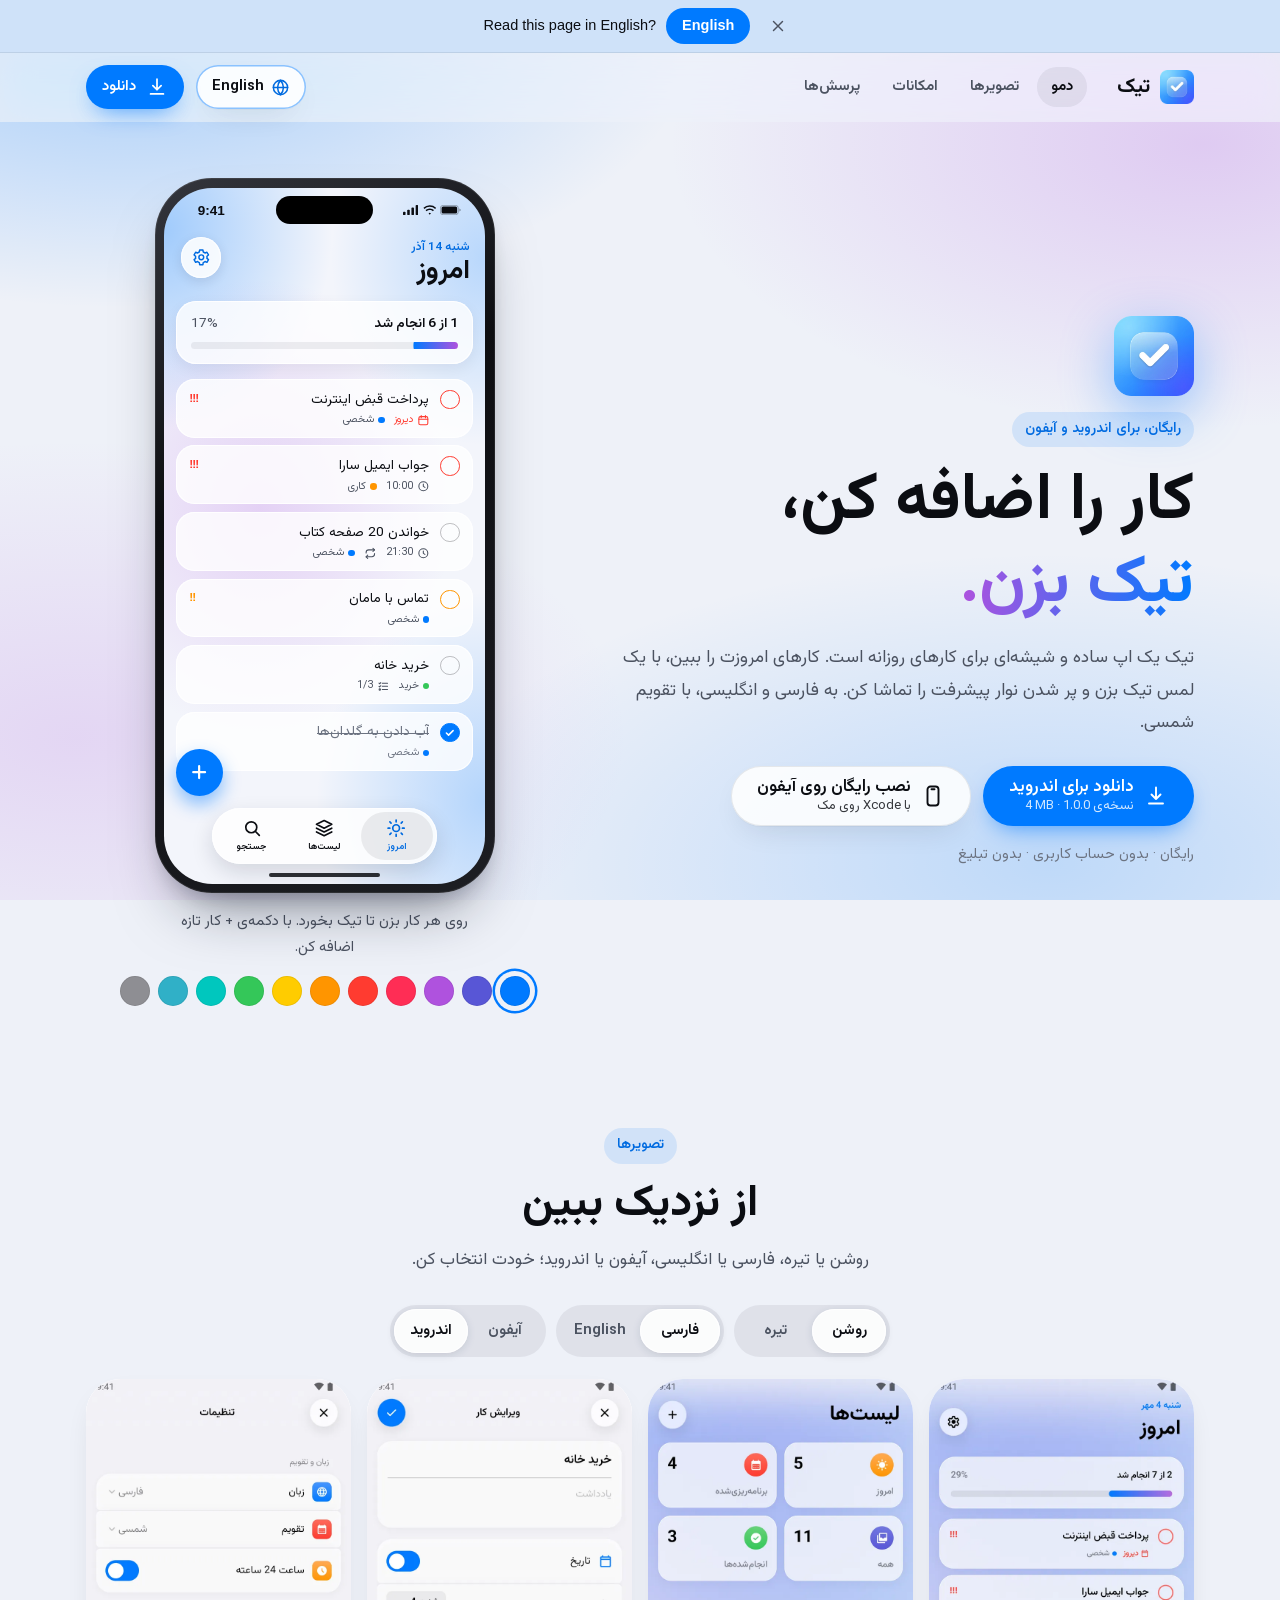
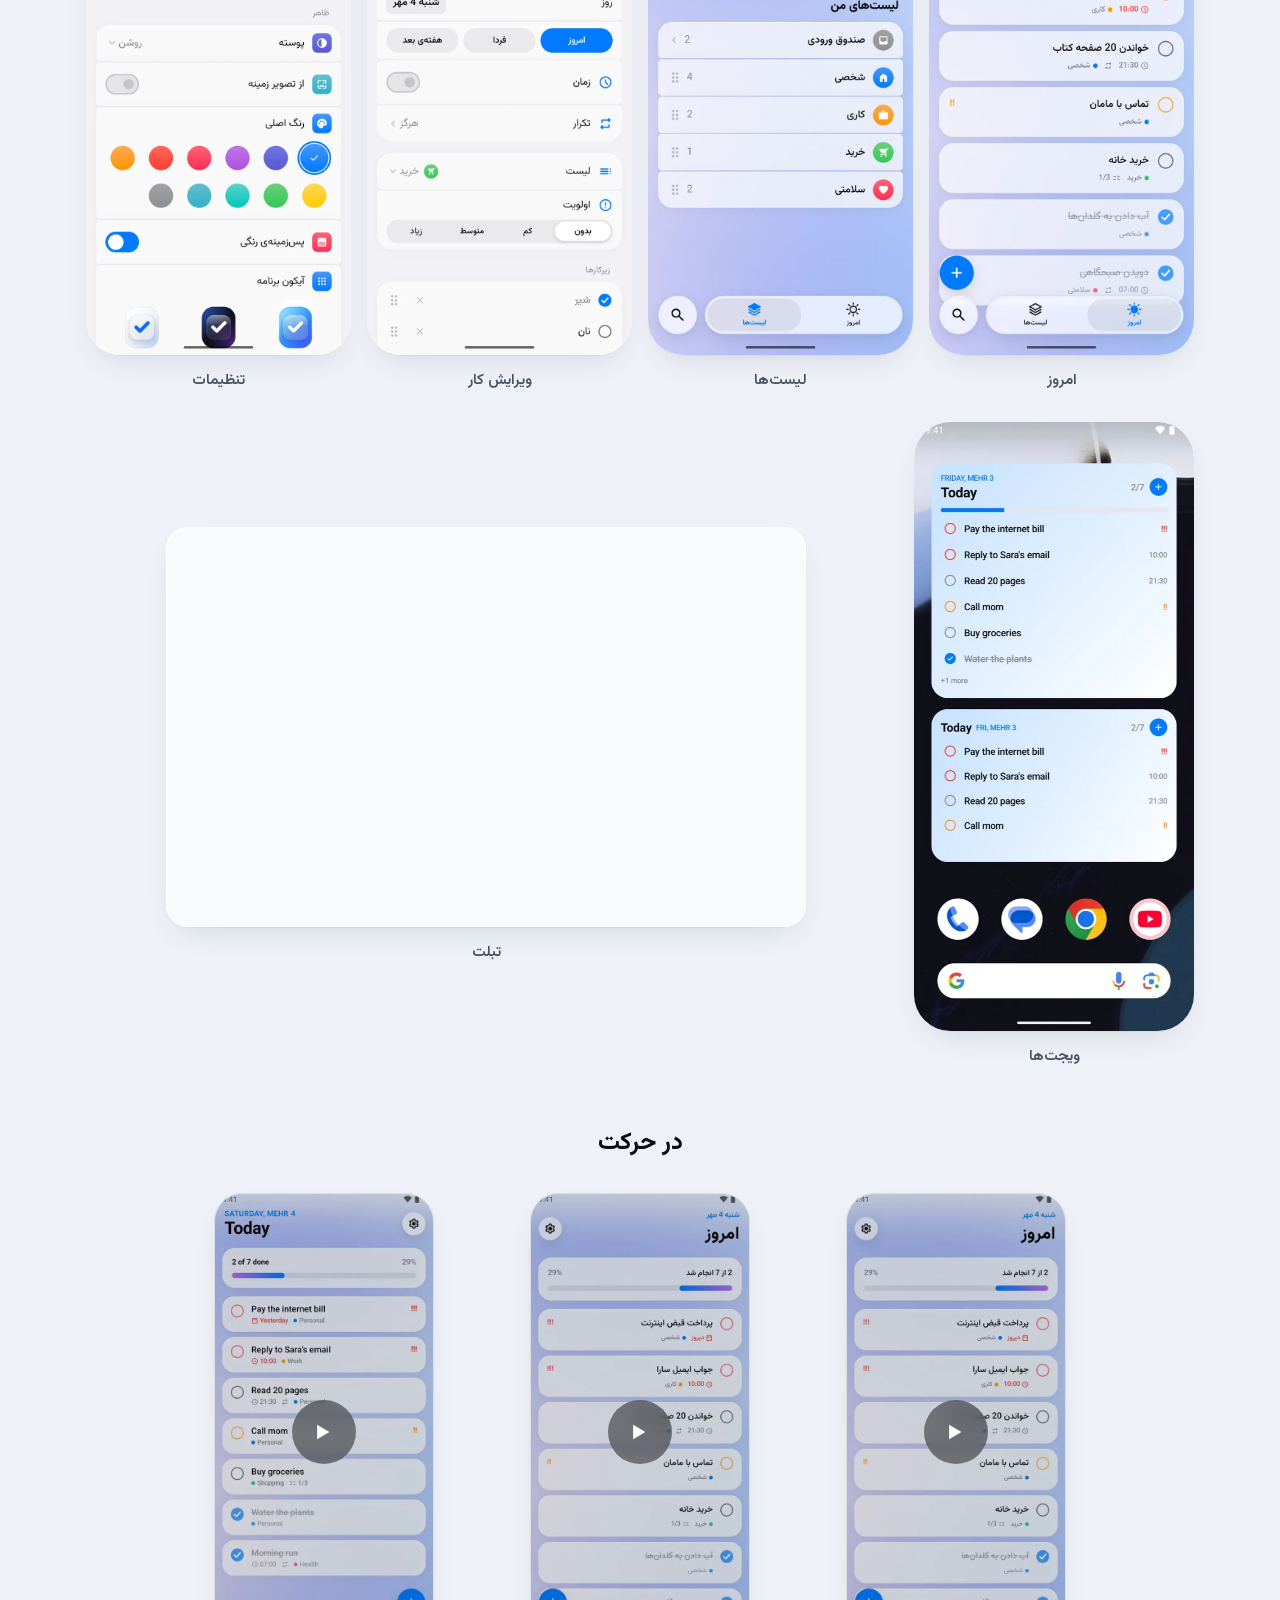
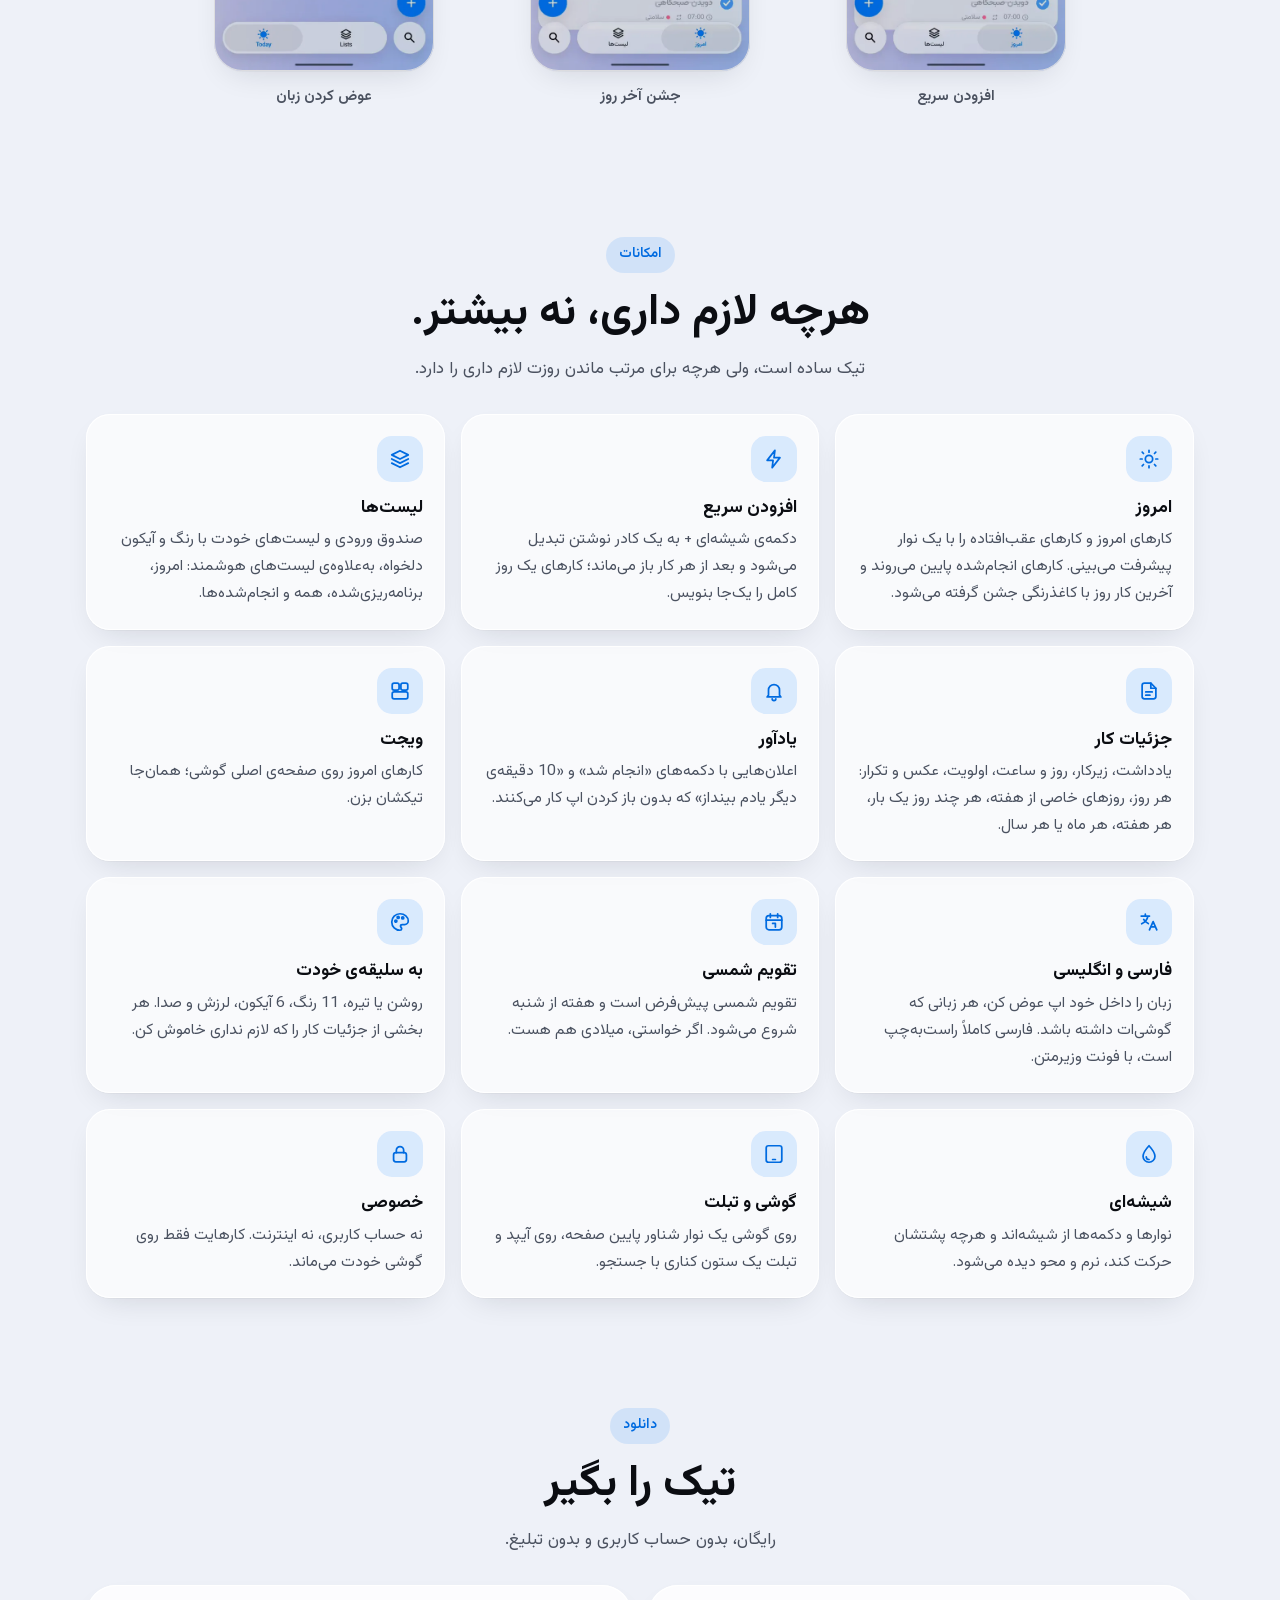
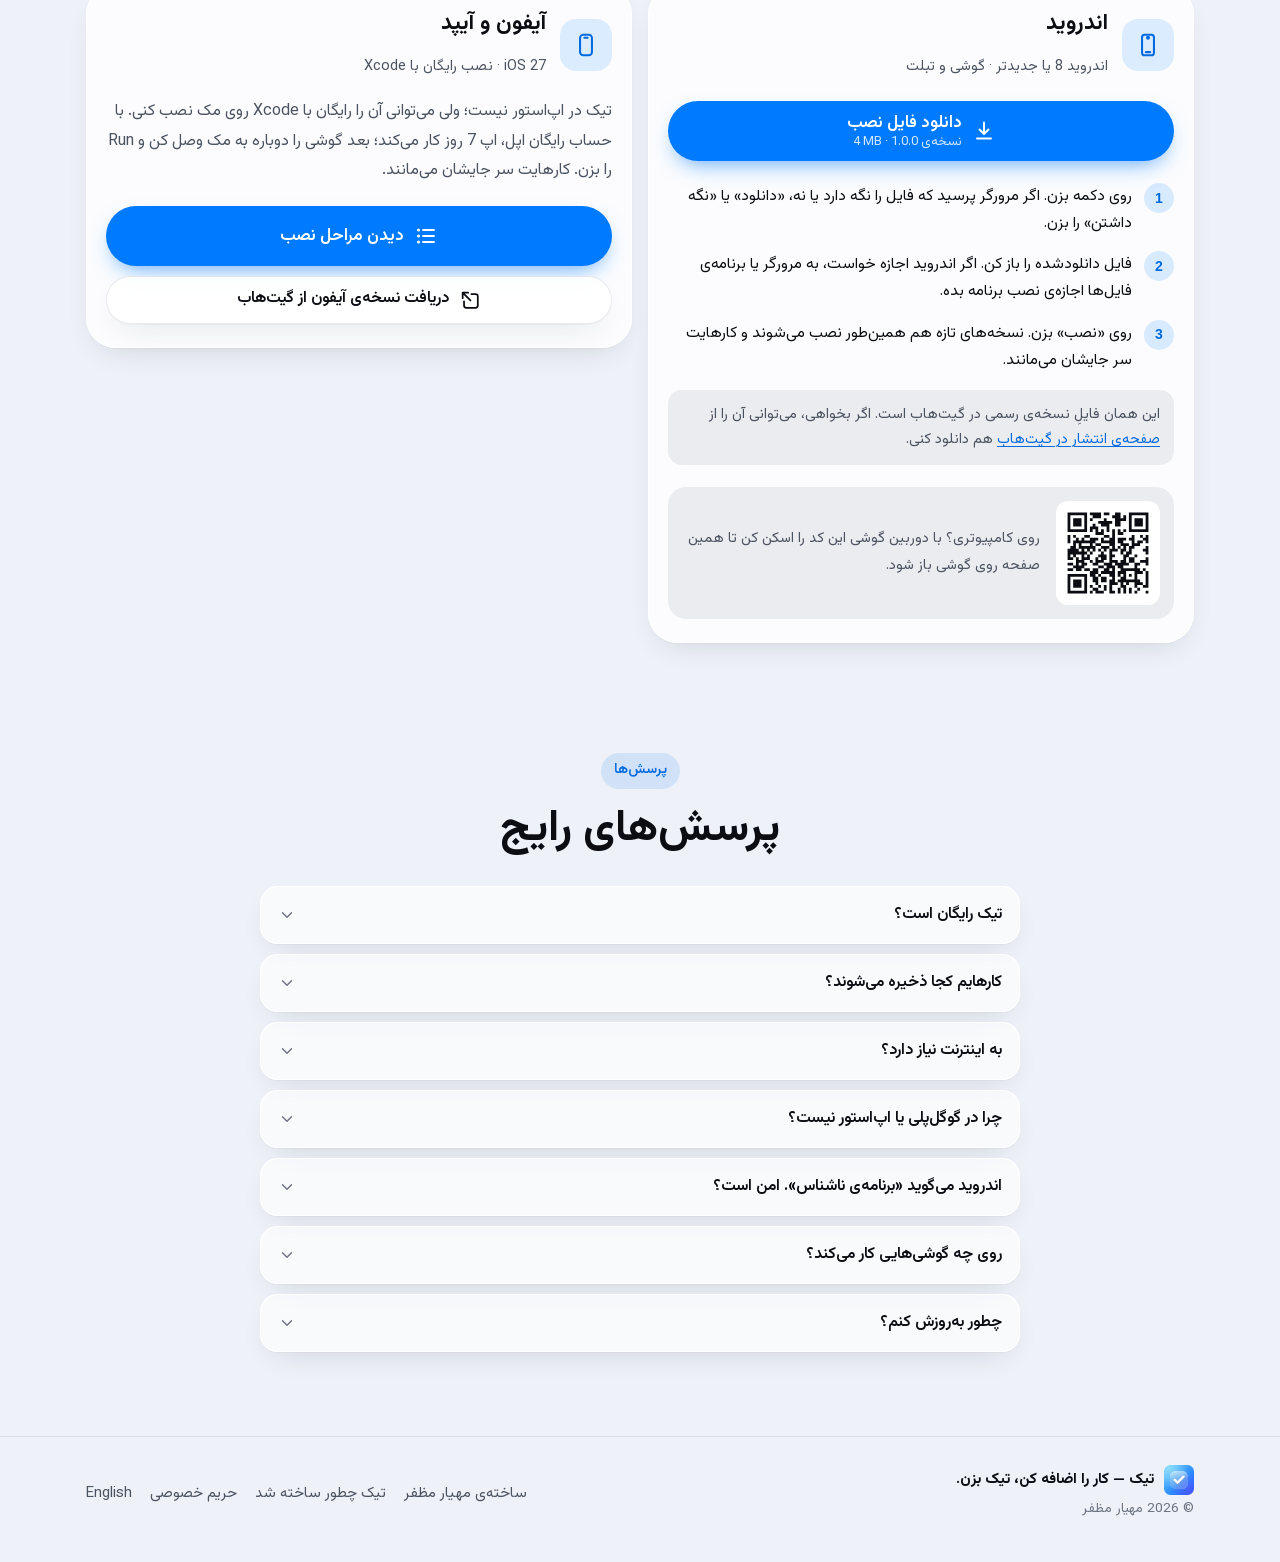
<file: index.html>
<!DOCTYPE html>
<html lang="fa" dir="rtl">
<head>
<meta charset="utf-8">
<meta name="viewport" content="width=device-width, initial-scale=1, viewport-fit=cover">
<script>
/* Runs before the page is drawn: the remembered language, the "English?" bar,
   the visitor's phone, in-app browsers and the saved color. */
(function () {
  var r = document.documentElement, L = r.lang, saved = {};
  try {
    if (/[?&]lang=fa\b/.test(location.search)) {
      localStorage.setItem('tik-lang', 'fa');
      history.replaceState(null, '', location.pathname + location.hash);
    }
    saved.lang = localStorage.getItem('tik-lang');
    saved.bar = localStorage.getItem('tik-langbar');
    saved.accent = localStorage.getItem('tik-accent');
  } catch (e) {}
  if (L === 'fa' && saved.lang === 'en') { location.replace('/en' + location.pathname + location.hash); return; }
  var langs = navigator.languages && navigator.languages.length ? navigator.languages : [navigator.language || ''];
  var fa = false;
  for (var i = 0; i < langs.length; i++) if (/^fa\b/i.test(langs[i])) fa = true;
  if (saved.bar !== 'closed' && ((L === 'fa' && !fa) || (L === 'en' && fa && saved.lang !== 'en'))) r.className += ' show-langbar';
  var ua = navigator.userAgent || '';
  r.setAttribute('data-device', /Android/i.test(ua) ? 'android' : (/iPhone|iPad|iPod/i.test(ua) || (/Macintosh/.test(ua) && navigator.maxTouchPoints > 1)) ? 'iphone' : 'other');
  if (/Telegram|Instagram|FBAN|FBAV|Line\/|; wv\)/i.test(ua) || window.TelegramWebviewProxy) r.className += ' inapp';
  if (saved.accent && /^[a-z]+$/.test(saved.accent)) r.setAttribute('data-accent', saved.accent);
  r.className += ' js';
})();
</script>

<title>تیک — اپ ساده&zwnj;ی کارهای روزانه برای اندروید و آیفون</title>
<meta name="description" content="تیک یک اپ رایگان و ساده برای کارهای روزانه است، برای اندروید و آیفون: شیشه&zwnj;ای و آرام، فارسی و انگلیسی با تقویم شمسی، با یادآور و ویجت. بدون حساب کاربری و بدون تبلیغ.">
<meta name="author" content="مهیار مظفر">
<link rel="canonical" href="https://tik.mahyarmozafar.ir/">
<link rel="alternate" hreflang="fa" href="https://tik.mahyarmozafar.ir/">
<link rel="alternate" hreflang="en" href="https://tik.mahyarmozafar.ir/en/">
<link rel="alternate" hreflang="x-default" href="https://tik.mahyarmozafar.ir/">
<meta name="color-scheme" content="light dark">
<meta name="theme-color" media="(prefers-color-scheme: light)" content="#EEF1F8">
<meta name="theme-color" media="(prefers-color-scheme: dark)" content="#07080D">
<link rel="icon" href="/favicon.ico" sizes="16x16 32x32 48x48">
<link rel="icon" type="image/png" sizes="96x96" href="/assets/icons/favicon-96.png">
<link rel="apple-touch-icon" href="/assets/icons/apple-touch-icon.png">
<link rel="manifest" href="/site.webmanifest">
<link rel="preload" href="/assets/fonts/vazirmatn-arabic-400.woff2" as="font" type="font/woff2" crossorigin>
<link rel="preload" href="/assets/fonts/vazirmatn-arabic-700.woff2" as="font" type="font/woff2" crossorigin>
<link rel="stylesheet" href="/css/style.css">

<meta property="og:type" content="website">
<meta property="og:site_name" content="تیک">
<meta property="og:locale" content="fa_IR">
<meta property="og:locale:alternate" content="en_US">
<meta property="og:title" content="تیک — کار را اضافه کن، تیک بزن.">
<meta property="og:description" content="اپ ساده و شیشه&zwnj;ای کارهای روزانه برای اندروید و آیفون. فارسی و انگلیسی، با تقویم شمسی. رایگان، بدون حساب کاربری و بدون تبلیغ.">
<meta property="og:url" content="https://tik.mahyarmozafar.ir/">
<meta property="og:image" content="https://tik.mahyarmozafar.ir/assets/og/og-fa.jpg">
<meta property="og:image:width" content="1200">
<meta property="og:image:height" content="630">
<meta property="og:image:alt" content="اپ تیک روی آیفون و اندروید">
<meta name="twitter:card" content="summary_large_image">

<script type="application/ld+json">
{
  "@context": "https://schema.org",
  "@type": "MobileApplication",
  "name": "تیک",
  "alternateName": "Tik",
  "url": "https://tik.mahyarmozafar.ir/",
  "description": "یک اپ ساده و شیشه‌ای برای کارهای روزانه، برای اندروید و آیفون.",
  "inLanguage": ["fa", "en"],
  "applicationCategory": "ProductivityApplication",
  "operatingSystem": "Android 8.0+, iOS 27",
  "softwareVersion": "1.0.0",
  "downloadUrl": "https://tik.mahyarmozafar.ir/download/Tik.apk",
  "image": "https://tik.mahyarmozafar.ir/assets/icons/icon-512.png",
  "screenshot": "https://tik.mahyarmozafar.ir/assets/shots/ios/fa-light-today.webp",
  "isAccessibleForFree": true,
  "offers": { "@type": "Offer", "price": "0", "priceCurrency": "USD" },
  "author": { "@type": "Person", "name": "Mahyar Mozafar", "url": "https://mahyarmozafar.ir/" }
}
</script>
<script src="/js/main.js" defer></script>
<script src="/js/demo.js" defer></script>
</head>
<body class="has-tabbar">
<svg width="0" height="0" style="position:absolute" aria-hidden="true" focusable="false">
  <symbol id="i-globe" viewBox="0 0 24 24"><circle cx="12" cy="12" r="9"/><path d="M3 12h18M12 3c2.4 2.6 3.7 5.6 3.7 9s-1.3 6.4-3.7 9c-2.4-2.6-3.7-5.6-3.7-9S9.6 5.6 12 3z"/></symbol>
  <symbol id="i-download" viewBox="0 0 24 24"><path d="M12 3.5v11.5M7.5 10.5 12 15l4.5-4.5M5 19.5h14"/></symbol>
  <symbol id="i-iphone" viewBox="0 0 24 24"><rect x="6.5" y="2.5" width="11" height="19" rx="3"/><path d="M10.5 5.3h3"/></symbol>
  <symbol id="i-android" viewBox="0 0 24 24"><rect x="6.5" y="2.5" width="11" height="19" rx="2.4"/><circle cx="12" cy="5.4" r=".9"/><path d="M10 18.6h4"/></symbol>
  <symbol id="i-sun" viewBox="0 0 24 24"><circle cx="12" cy="12" r="4"/><path d="M12 2.5v2M12 19.5v2M4.6 4.6 6 6M18 18l1.4 1.4M2.5 12h2M19.5 12h2M4.6 19.4 6 18M18 6l1.4-1.4"/></symbol>
  <symbol id="i-sparkle" viewBox="0 0 24 24"><path d="M11 3.5 12.9 9l5.6 1.9-5.6 1.9L11 18.4l-1.9-5.6L3.5 10.9 9.1 9z"/><path d="M18.5 14.5l.9 2.4 2.4.9-2.4.9-.9 2.4-.9-2.4-2.4-.9 2.4-.9z"/></symbol>
  <symbol id="i-photo" viewBox="0 0 24 24"><rect x="3" y="4" width="18" height="16" rx="3.2"/><circle cx="9" cy="9.8" r="1.8"/><path d="m21 15.5-4.8-4.8L7 20"/></symbol>
  <symbol id="i-gear" viewBox="0 0 24 24"><circle cx="12" cy="12" r="3.1"/><path d="M19.3 13.4a7.6 7.6 0 0 0 0-2.8l2-1.6-2-3.5-2.4 1a7.4 7.4 0 0 0-2.4-1.4L14.1 2.5H9.9l-.4 2.6a7.4 7.4 0 0 0-2.4 1.4l-2.4-1-2 3.5 2 1.6a7.6 7.6 0 0 0 0 2.8l-2 1.6 2 3.5 2.4-1a7.4 7.4 0 0 0 2.4 1.4l.4 2.6h4.2l.4-2.6a7.4 7.4 0 0 0 2.4-1.4l2.4 1 2-3.5z"/></symbol>
  <symbol id="i-plus" viewBox="0 0 24 24"><path d="M12 5v14M5 12h14"/></symbol>
  <symbol id="i-x" viewBox="0 0 24 24"><path d="M6 6l12 12M18 6 6 18"/></symbol>
  <symbol id="i-chevron" viewBox="0 0 24 24"><path d="m6 9 6 6 6-6"/></symbol>
  <symbol id="i-calendar" viewBox="0 0 24 24"><rect x="3.5" y="5" width="17" height="15.5" rx="3"/><path d="M3.5 10h17M8 3v4M16 3v4"/></symbol>
  <symbol id="i-clock" viewBox="0 0 24 24"><circle cx="12" cy="12" r="8.5"/><path d="M12 7.5V12l3 2"/></symbol>
  <symbol id="i-repeat" viewBox="0 0 24 24"><path d="m17 2.5 3 3-3 3"/><path d="M4 11.5v-1a5 5 0 0 1 5-5h11"/><path d="m7 21.5-3-3 3-3"/><path d="M20 12.5v1a5 5 0 0 1-5 5H4"/></symbol>
  <symbol id="i-subtasks" viewBox="0 0 24 24"><path d="M10 6h10M10 12h10M10 18h10"/><path d="m3.8 6 1.2 1.2 2.2-2.4M3.8 12l1.2 1.2 2.2-2.4"/><circle cx="5.3" cy="18" r="1.3"/></symbol>
  <symbol id="i-bell" viewBox="0 0 24 24"><path d="M6 16.5V11a6 6 0 0 1 12 0v5.5l1.5 2h-15z"/><path d="M10 20.5a2 2 0 0 0 4 0"/></symbol>
  <symbol id="i-widget" viewBox="0 0 24 24"><rect x="3.5" y="3.5" width="7.5" height="7.5" rx="2"/><rect x="13" y="3.5" width="7.5" height="7.5" rx="2"/><rect x="3.5" y="13" width="17" height="7.5" rx="2"/></symbol>
  <symbol id="i-lists" viewBox="0 0 24 24"><path d="M12 3 3 7.5l9 4.5 9-4.5z"/><path d="m3 12 9 4.5 9-4.5"/><path d="m3 16.5 9 4.5 9-4.5"/></symbol>
  <symbol id="i-note" viewBox="0 0 24 24"><path d="M14 3.5H7A2.5 2.5 0 0 0 4.5 6v12A2.5 2.5 0 0 0 7 20.5h10a2.5 2.5 0 0 0 2.5-2.5V9z"/><path d="M14 3.5V9h5.5M8.5 13h7M8.5 16.5h4.5"/></symbol>
  <symbol id="i-bolt" viewBox="0 0 24 24"><path d="M13 2.5 4.5 13.5H11l-1 8 8.5-11H12z"/></symbol>
  <symbol id="i-translate" viewBox="0 0 24 24"><path d="M3.5 5.5h9M8 3.5v2M10.8 5.5c-.6 3.6-3 6.6-6.8 8.4"/><path d="M6.2 9.2c1 2 2.8 3.6 5 4.5"/><path d="m12.5 20.5 4-9 4 9M14 17.3h5"/></symbol>
  <symbol id="i-shamsi" viewBox="0 0 24 24"><rect x="3.5" y="5" width="17" height="15.5" rx="3"/><path d="M3.5 10h17M8 3v4M16 3v4M10.5 13.5h3v4"/></symbol>
  <symbol id="i-palette" viewBox="0 0 24 24"><path d="M12 3a9 9 0 1 0 0 18c1.2 0 1.8-.8 1.8-1.7 0-1.3-1.2-1.6-1.2-2.8 0-1 .8-1.7 1.8-1.7H17a4 4 0 0 0 4-4C21 6.5 17 3 12 3z"/><circle cx="7.5" cy="11" r="1.1"/><circle cx="10" cy="7" r="1.1"/><circle cx="15" cy="7.5" r="1.1"/></symbol>
  <symbol id="i-drop" viewBox="0 0 24 24"><path d="M12 3s6.5 7 6.5 11.5a6.5 6.5 0 0 1-13 0C5.5 10 12 3 12 3z"/><path d="M9 15a3 3 0 0 0 3 3"/></symbol>
  <symbol id="i-tablet" viewBox="0 0 24 24"><rect x="3.5" y="3" width="17" height="18" rx="2.5"/><path d="M10.5 18h3"/></symbol>
  <symbol id="i-lock" viewBox="0 0 24 24"><rect x="5" y="10.5" width="14" height="10" rx="2.5"/><path d="M8 10.5V8a4 4 0 0 1 8 0v2.5"/></symbol>
  <symbol id="i-copy" viewBox="0 0 24 24"><rect x="8.5" y="8.5" width="12" height="12" rx="2.5"/><path d="M15.5 8.5V6A2.5 2.5 0 0 0 13 3.5H6A2.5 2.5 0 0 0 3.5 6v7A2.5 2.5 0 0 0 6 15.5h2.5"/></symbol>
  <symbol id="i-external" viewBox="0 0 24 24"><path d="M14 4h6v6M20 4l-8.5 8.5"/><path d="M18.5 13.5V18a2.5 2.5 0 0 1-2.5 2.5H6A2.5 2.5 0 0 1 3.5 18V8A2.5 2.5 0 0 1 6 5.5h4.5"/></symbol>
  <symbol id="i-code" viewBox="0 0 24 24"><path d="m8.5 8-4 4 4 4M15.5 8l4 4-4 4M13.5 5l-3 14"/></symbol>
  <symbol id="i-steps" viewBox="0 0 24 24"><path d="M9 6h11M9 12h11M9 18h11"/><path d="M4.5 6h.01M4.5 12h.01M4.5 18h.01" stroke-width="3"/></symbol>
  <symbol id="i-search" viewBox="0 0 24 24"><circle cx="11" cy="11" r="6.5"/><path d="m16 16 4.5 4.5"/></symbol>
  <symbol id="i-play" viewBox="0 0 24 24"><path d="M7.5 5.2v13.6L18.8 12z" fill="currentColor" stroke="none"/></symbol>
  <symbol id="i-seal" viewBox="0 0 24 24"><path d="M12 2.8l2.1 1.6 2.6-.3 1 2.4 2.4 1-.3 2.6 1.6 2.1-1.6 2.1.3 2.6-2.4 1-1 2.4-2.6-.3L12 21.2l-2.1-1.6-2.6.3-1-2.4-2.4-1 .3-2.6L2.8 12l1.6-2.1-.3-2.6 2.4-1 1-2.4 2.6.3z" fill="currentColor" stroke="none"/><path d="m8.4 12.2 2.4 2.4 4.8-4.9" stroke="#fff" stroke-width="2.2"/></symbol>
</svg>

<a class="skip" href="#main">رفتن به محتوای اصلی</a>
<div class="glow" aria-hidden="true"></div>

<div class="langbar" lang="en" dir="ltr" role="region" aria-label="Language">
  <p>Read this page in English?</p>
  <a class="langbar__go" href="/en/" hreflang="en" data-lang="en">English</a>
  <button class="langbar__close" type="button" aria-label="Close" data-langbar-close><svg class="i"><use href="#i-x"/></svg></button>
</div>

<header class="topbar" id="topbar">
  <div class="wrap topbar__in">
    <a class="brand" href="#top"><img src="/assets/icons/tik-96.webp" width="34" height="34" alt=""><span>تیک</span></a>
    <nav class="topnav" aria-label="بخش&zwnj;های صفحه">
      <a href="#demo">دمو</a>
      <a href="#screens">تصویرها</a>
      <a href="#features">امکانات</a>
      <a href="#faq">پرسش&zwnj;ها</a>
    </nav>
    <span class="topbar__spacer"></span>
    <a class="lang-btn" href="/en/" hreflang="en" lang="en" data-lang="en"><svg class="i"><use href="#i-globe"/></svg>English</a>
    <a class="btn btn--accent btn--sm topbar__dl" href="#download"><svg class="i"><use href="#i-download"/></svg>دانلود</a>
  </div>
</header>

<main id="main">
  <section class="wrap hero" id="top" aria-labelledby="hero-title">
    <div class="hero__text">
      <img class="hero__icon" src="/assets/icons/tik-288.webp" width="92" height="92" alt="آیکون اپ تیک">
      <span class="pill">رایگان، برای اندروید و آیفون</span>
      <h1 id="hero-title">کار را اضافه کن، <span class="grad">تیک بزن.</span></h1>
      <p class="hero__sub">تیک یک اپ ساده و شیشه&zwnj;ای برای کارهای روزانه است. کارهای امروزت را ببین، با یک لمس تیک بزن و پر شدن نوار پیشرفت را تماشا کن. به فارسی و انگلیسی، با تقویم شمسی.</p>
      <div class="hero__cta">
        <a class="btn btn--accent btn--lg cta-android" href="/download/Tik.apk" download="Tik-1.0.0.apk" data-apk data-count="download-android-hero">
          <svg class="i"><use href="#i-download"/></svg>
          <span class="btn__text"><span>دانلود برای اندروید</span><span class="btn__meta" data-apk-meta>نسخه&zwnj;ی <bdi>1.0.0</bdi> · <bdi>4 MB</bdi></span></span>
        </a>
        <button class="btn btn--glass btn--lg cta-ios" type="button" data-sheet="ios-sheet" data-count="ios-steps-hero">
          <svg class="i"><use href="#i-iphone"/></svg>
          <span class="btn__text"><span>نصب رایگان روی آیفون</span><span class="btn__meta">با <bdi>Xcode</bdi> روی مک</span></span>
        </button>
      </div>
      <div class="inapp-hint" role="note">
        <strong>دانلود ممکن است اینجا کار نکند.</strong>
        این صفحه داخل یک برنامه (مثل تلگرام یا اینستاگرام) باز شده. برای دانلود، آن را در کروم باز کن: دکمه&zwnj;ی <bdi>⋮</bdi> یا <bdi>…</bdi> بالای صفحه را بزن و «باز کردن در مرورگر» (<bdi>Open in browser</bdi>) را انتخاب کن.
        <button class="btn btn--glass btn--sm" type="button" data-copy-link><svg class="i"><use href="#i-copy"/></svg><span>کپی لینک</span></button>
      </div>
      <p class="hero__trust">رایگان · بدون حساب کاربری · بدون تبلیغ</p>
    </div>

    <div class="demo" id="demo">
      <div class="phone" role="group" aria-label="دموی زنده&zwnj;ی تیک">
        <div class="phone__screen">
          <div class="app" data-demo>
            <div class="app__status" dir="ltr" aria-hidden="true">
              <span>9:41</span>
              <span class="app__island"></span>
              <span class="app__sys">
                <svg viewBox="0 0 18 12"><rect x="0" y="8" width="3" height="4" rx="1"/><rect x="5" y="5.5" width="3" height="6.5" rx="1"/><rect x="10" y="3" width="3" height="9" rx="1"/><rect x="15" y="0" width="3" height="12" rx="1"/></svg>
                <svg viewBox="0 0 16 12"><path d="M8 2.2c2.4 0 4.6.9 6.3 2.5l1.2-1.3A10.6 10.6 0 0 0 8 .4 10.6 10.6 0 0 0 .5 3.4l1.2 1.3A8.8 8.8 0 0 1 8 2.2zm0 3.6c1.4 0 2.8.5 3.8 1.5L13 6a7.4 7.4 0 0 0-10 0l1.2 1.3A5.4 5.4 0 0 1 8 5.8zm0 3.5a2 2 0 0 0-1.4.6L8 11.6l1.4-1.7A2 2 0 0 0 8 9.3z"/></svg>
                <svg viewBox="0 0 27 13"><rect x=".5" y=".5" width="23" height="12" rx="3.5" fill="none" stroke="currentColor" opacity=".4"/><rect x="2" y="2" width="20" height="9" rx="2"/><path d="M25 4.5v4c.8-.3 1.5-1.1 1.5-2s-.7-1.7-1.5-2z" opacity=".45"/></svg>
              </span>
            </div>
            <div class="app__head">
              <div>
                <p class="app__date" id="demo-date">شنبه 4 مهر</p>
                <script>try{document.getElementById('demo-date').textContent=new Intl.DateTimeFormat('fa-IR-u-ca-persian-nu-latn',{weekday:'long',day:'numeric',month:'long'}).format(new Date())}catch(e){}</script>
                <p class="app__title">امروز</p>
              </div>
              <button class="app__gear" type="button" data-sheet="colors-sheet" aria-label="تنظیمات: رنگ اپ"><svg class="i"><use href="#i-gear"/></svg></button>
            </div>
            <div class="app__progress" data-demo-progress>
              <div class="app__progress-row">
                <span class="app__count"><svg><use href="#i-seal"/></svg><span data-demo-count aria-live="polite">1 از 6 انجام شد</span></span>
                <span class="app__pct" data-demo-pct>17%</span>
              </div>
              <div class="app__bar"><span data-demo-bar style="--p:.1667"></span></div>
            </div>
            <ul class="app__list" data-demo-list>
              <li class="task" data-id="bill" data-prio="high">
                <button class="task__btn" type="button" role="checkbox" aria-checked="false">
                  <span class="task__check"><svg viewBox="0 0 24 24"><path d="M5 12.5l4.5 4.5L19 7.5"/></svg></span>
                  <span class="task__body">
                    <span class="task__title">پرداخت قبض اینترنت</span>
                    <span class="task__meta"><span class="meta meta--late"><svg><use href="#i-calendar"/></svg>دیروز</span><span class="meta"><i class="meta__dot" style="--c:var(--blue)"></i>شخصی</span></span>
                  </span>
                  <span class="task__prio" aria-hidden="true">!!!</span>
                </button>
              </li>
              <li class="task" data-id="email" data-prio="high">
                <button class="task__btn" type="button" role="checkbox" aria-checked="false">
                  <span class="task__check"><svg viewBox="0 0 24 24"><path d="M5 12.5l4.5 4.5L19 7.5"/></svg></span>
                  <span class="task__body">
                    <span class="task__title">جواب ایمیل سارا</span>
                    <span class="task__meta"><span class="meta"><svg><use href="#i-clock"/></svg><bdi>10:00</bdi></span><span class="meta"><i class="meta__dot" style="--c:var(--orange)"></i>کاری</span></span>
                  </span>
                  <span class="task__prio" aria-hidden="true">!!!</span>
                </button>
              </li>
              <li class="task" data-id="read">
                <button class="task__btn" type="button" role="checkbox" aria-checked="false">
                  <span class="task__check"><svg viewBox="0 0 24 24"><path d="M5 12.5l4.5 4.5L19 7.5"/></svg></span>
                  <span class="task__body">
                    <span class="task__title">خواندن <bdi>20</bdi> صفحه کتاب</span>
                    <span class="task__meta"><span class="meta"><svg><use href="#i-clock"/></svg><bdi>21:30</bdi></span><span class="meta"><svg><use href="#i-repeat"/></svg></span><span class="meta"><i class="meta__dot" style="--c:var(--blue)"></i>شخصی</span></span>
                  </span>
                  <span class="task__prio" aria-hidden="true"></span>
                </button>
              </li>
              <li class="task" data-id="mom" data-prio="medium">
                <button class="task__btn" type="button" role="checkbox" aria-checked="false">
                  <span class="task__check"><svg viewBox="0 0 24 24"><path d="M5 12.5l4.5 4.5L19 7.5"/></svg></span>
                  <span class="task__body">
                    <span class="task__title">تماس با مامان</span>
                    <span class="task__meta"><span class="meta"><i class="meta__dot" style="--c:var(--blue)"></i>شخصی</span></span>
                  </span>
                  <span class="task__prio" aria-hidden="true">!!</span>
                </button>
              </li>
              <li class="task" data-id="groceries">
                <button class="task__btn" type="button" role="checkbox" aria-checked="false">
                  <span class="task__check"><svg viewBox="0 0 24 24"><path d="M5 12.5l4.5 4.5L19 7.5"/></svg></span>
                  <span class="task__body">
                    <span class="task__title">خرید خانه</span>
                    <span class="task__meta"><span class="meta"><i class="meta__dot" style="--c:var(--green)"></i>خرید</span><span class="meta"><svg><use href="#i-subtasks"/></svg><bdi>1/3</bdi></span></span>
                  </span>
                  <span class="task__prio" aria-hidden="true"></span>
                </button>
              </li>
              <li class="task is-done" data-id="plants">
                <button class="task__btn" type="button" role="checkbox" aria-checked="true">
                  <span class="task__check"><svg viewBox="0 0 24 24"><path d="M5 12.5l4.5 4.5L19 7.5"/></svg></span>
                  <span class="task__body">
                    <span class="task__title">آب دادن به گلدان&zwnj;ها</span>
                    <span class="task__meta"><span class="meta"><i class="meta__dot" style="--c:var(--blue)"></i>شخصی</span></span>
                  </span>
                  <span class="task__prio" aria-hidden="true"></span>
                </button>
              </li>
            </ul>
            <div class="app__quick">
              <form class="quick" data-demo-form>
                <input class="quick__input" type="text" enterkeyhint="done" autocomplete="off" maxlength="60" placeholder="کار جدید" aria-label="کار جدید" tabindex="-1" data-demo-input>
              </form>
              <button class="fab" type="button" aria-label="افزودن کار" aria-expanded="false" data-demo-fab><svg viewBox="0 0 24 24"><path d="M12 5v14M5 12h14"/></svg></button>
            </div>
            <div class="app__tabs" aria-hidden="true">
              <span class="app__tab is-active"><svg><use href="#i-sun"/></svg>امروز</span>
              <span class="app__tab" data-demo-tab><svg><use href="#i-lists"/></svg>لیست&zwnj;ها</span>
              <span class="app__tab" data-demo-tab><svg><use href="#i-search"/></svg>جستجو</span>
            </div>
            <p class="app__toast" role="status" data-demo-toast></p>
            <canvas class="app__confetti" aria-hidden="true" data-demo-confetti></canvas>
            <span class="app__home" aria-hidden="true"></span>
          </div>
        </div>
      </div>
      <p class="demo__hint">روی هر کار بزن تا تیک بخورد. با دکمه&zwnj;ی <bdi>+</bdi> کار تازه اضافه کن.</p>
      <div class="colors">
        <button class="btn btn--glass btn--sm colors__btn" type="button" data-sheet="colors-sheet"><span class="swatch" aria-hidden="true"></span>عوض کردن رنگ</button>
        <div class="colors__dots" role="group" aria-label="رنگ اصلی" data-color-dots></div>
      </div>
    </div>
  </section>

  <section class="wrap section" id="screens" aria-labelledby="screens-title">
    <div class="section__head">
      <span class="pill">تصویرها</span>
      <h2 id="screens-title">از نزدیک ببین</h2>
      <p>روشن یا تیره، فارسی یا انگلیسی، آیفون یا اندروید؛ خودت انتخاب کن.</p>
    </div>
    <div class="switches">
      <div class="seg" role="radiogroup" aria-label="حالت نمایش" data-switch="theme">
        <button type="button" role="radio" aria-checked="true" data-value="light">روشن</button>
        <button type="button" role="radio" aria-checked="false" data-value="dark">تیره</button>
        <span class="seg__thumb" aria-hidden="true"></span>
      </div>
      <div class="seg" role="radiogroup" aria-label="زبان اپ" data-switch="lang">
        <button type="button" role="radio" aria-checked="true" data-value="fa">فارسی</button>
        <button type="button" role="radio" aria-checked="false" data-value="en" lang="en">English</button>
        <span class="seg__thumb" aria-hidden="true"></span>
      </div>
      <div class="seg" role="radiogroup" aria-label="گوشی" data-switch="platform">
        <button type="button" role="radio" aria-checked="true" data-value="ios">آیفون</button>
        <button type="button" role="radio" aria-checked="false" data-value="android">اندروید</button>
        <span class="seg__thumb" aria-hidden="true"></span>
      </div>
    </div>
    <div class="gallery" tabindex="0" aria-label="تصویرهای اپ" data-gallery>
      <figure class="shot"><div class="shot__frame"><img src="/assets/shots/ios/fa-light-today.webp" width="506" height="1100" alt="صفحه&zwnj;ی امروز" loading="lazy" decoding="async" data-shot="today"></div><figcaption>امروز</figcaption></figure>
      <figure class="shot"><div class="shot__frame"><img src="/assets/shots/ios/fa-light-lists.webp" width="506" height="1100" alt="لیست&zwnj;ها" loading="lazy" decoding="async" data-shot="lists"></div><figcaption>لیست&zwnj;ها</figcaption></figure>
      <figure class="shot"><div class="shot__frame"><img src="/assets/shots/ios/fa-light-editor.webp" width="506" height="1100" alt="ویرایش کار" loading="lazy" decoding="async" data-shot="editor"></div><figcaption>ویرایش کار</figcaption></figure>
      <figure class="shot"><div class="shot__frame"><img src="/assets/shots/ios/fa-light-settings.webp" width="506" height="1100" alt="تنظیمات" loading="lazy" decoding="async" data-shot="settings"></div><figcaption>تنظیمات</figcaption></figure>
    </div>
    <div class="dots" aria-hidden="true" data-dots><span class="is-active"></span><span></span><span></span><span></span></div>
    <div class="extras">
      <figure class="x-widgets"><div class="shot__frame"><img src="/assets/shots/ios/widgets.webp" width="506" height="1100" alt="ویجت&zwnj;های تیک روی صفحه&zwnj;ی اصلی" loading="lazy" decoding="async" data-extra="widgets"></div><figcaption>ویجت&zwnj;ها</figcaption></figure>
      <figure class="x-tablet"><div class="shot__frame"><img src="/assets/shots/ios/tablet.webp" width="1050" height="1400" alt="تیک روی آیپد با ستون کناری" loading="lazy" decoding="async" data-extra="tablet"></div><figcaption data-tablet-caption>آیپد</figcaption></figure>
    </div>

    <h3 class="sub-head">در حرکت</h3>
    <div class="gallery gallery--3" data-videos>
      <figure class="vid" data-video="quick-add">
        <div class="shot__frame"><video muted loop playsinline preload="none" width="540" height="1174" aria-label="ویدیوی افزودن سریع"></video><button class="vid__play" type="button" aria-label="پخش ویدیو"><span><svg class="i"><use href="#i-play"/></svg></span></button></div>
        <figcaption>افزودن سریع</figcaption>
      </figure>
      <figure class="vid" data-video="confetti">
        <div class="shot__frame"><video muted loop playsinline preload="none" width="540" height="1174" aria-label="ویدیوی جشن آخر روز"></video><button class="vid__play" type="button" aria-label="پخش ویدیو"><span><svg class="i"><use href="#i-play"/></svg></span></button></div>
        <figcaption>جشن آخر روز</figcaption>
      </figure>
      <figure class="vid" data-video="language">
        <div class="shot__frame"><video muted loop playsinline preload="none" width="540" height="1174" aria-label="ویدیوی عوض کردن زبان"></video><button class="vid__play" type="button" aria-label="پخش ویدیو"><span><svg class="i"><use href="#i-play"/></svg></span></button></div>
        <figcaption>عوض کردن زبان</figcaption>
      </figure>
    </div>
    <div class="dots" aria-hidden="true" data-dots-videos><span class="is-active"></span><span></span><span></span></div>
  </section>

  <section class="wrap section" id="features" aria-labelledby="features-title">
    <div class="section__head">
      <span class="pill">امکانات</span>
      <h2 id="features-title">هرچه لازم داری، نه بیشتر.</h2>
      <p>تیک ساده است، ولی هرچه برای مرتب ماندن روزت لازم داری را دارد.</p>
    </div>
    <div class="features">
      <article class="card feature"><span class="feature__icon"><svg class="i"><use href="#i-sun"/></svg></span><h3>امروز</h3><p>کارهای امروز و کارهای عقب&zwnj;افتاده را با یک نوار پیشرفت می&zwnj;بینی. کارهای انجام&zwnj;شده پایین می&zwnj;روند و آخرین کار روز با کاغذرنگی جشن گرفته می&zwnj;شود.</p></article>
      <article class="card feature"><span class="feature__icon"><svg class="i"><use href="#i-bolt"/></svg></span><h3>افزودن سریع</h3><p>دکمه&zwnj;ی شیشه&zwnj;ای <bdi>+</bdi> به یک کادر نوشتن تبدیل می&zwnj;شود و بعد از هر کار باز می&zwnj;ماند؛ کارهای یک روز کامل را یک&zwnj;جا بنویس.</p></article>
      <article class="card feature"><span class="feature__icon"><svg class="i"><use href="#i-lists"/></svg></span><h3>لیست&zwnj;ها</h3><p>صندوق ورودی و لیست&zwnj;های خودت با رنگ و آیکون دلخواه، به&zwnj;علاوه&zwnj;ی لیست&zwnj;های هوشمند: امروز، برنامه&zwnj;ریزی&zwnj;شده، همه و انجام&zwnj;شده&zwnj;ها.</p></article>
      <article class="card feature"><span class="feature__icon"><svg class="i"><use href="#i-note"/></svg></span><h3>جزئیات کار</h3><p>یادداشت، زیرکار، روز و ساعت، اولویت، عکس و تکرار: هر روز، روزهای خاصی از هفته، هر چند روز یک بار، هر هفته، هر ماه یا هر سال.</p></article>
      <article class="card feature"><span class="feature__icon"><svg class="i"><use href="#i-bell"/></svg></span><h3>یادآور</h3><p>اعلان&zwnj;هایی با دکمه&zwnj;های «انجام شد» و «<bdi>10</bdi> دقیقه&zwnj;ی دیگر یادم بینداز» که بدون باز کردن اپ کار می&zwnj;کنند.</p></article>
      <article class="card feature"><span class="feature__icon"><svg class="i"><use href="#i-widget"/></svg></span><h3>ویجت</h3><p>کارهای امروز روی صفحه&zwnj;ی اصلی گوشی؛ همان&zwnj;جا تیکشان بزن.</p></article>
      <article class="card feature"><span class="feature__icon"><svg class="i"><use href="#i-translate"/></svg></span><h3>فارسی و انگلیسی</h3><p>زبان را داخل خود اپ عوض کن، هر زبانی که گوشی&zwnj;ات داشته باشد. فارسی کاملاً راست&zwnj;به&zwnj;چپ است، با فونت وزیرمتن.</p></article>
      <article class="card feature"><span class="feature__icon"><svg class="i"><use href="#i-shamsi"/></svg></span><h3>تقویم شمسی</h3><p>تقویم شمسی پیش&zwnj;فرض است و هفته از شنبه شروع می&zwnj;شود. اگر خواستی، میلادی هم هست.</p></article>
      <article class="card feature"><span class="feature__icon"><svg class="i"><use href="#i-palette"/></svg></span><h3>به سلیقه&zwnj;ی خودت</h3><p>روشن یا تیره، <bdi>11</bdi> رنگ، <bdi>6</bdi> آیکون، لرزش و صدا. هر بخشی از جزئیات کار را که لازم نداری خاموش کن.</p></article>
      <article class="card feature"><span class="feature__icon"><svg class="i"><use href="#i-drop"/></svg></span><h3>شیشه&zwnj;ای</h3><p>نوارها و دکمه&zwnj;ها از شیشه&zwnj;اند و هرچه پشتشان حرکت کند، نرم و محو دیده می&zwnj;شود.</p></article>
      <article class="card feature"><span class="feature__icon"><svg class="i"><use href="#i-tablet"/></svg></span><h3>گوشی و تبلت</h3><p>روی گوشی یک نوار شناور پایین صفحه، روی آیپد و تبلت یک ستون کناری با جستجو.</p></article>
      <article class="card feature"><span class="feature__icon"><svg class="i"><use href="#i-lock"/></svg></span><h3>خصوصی</h3><p>نه حساب کاربری، نه اینترنت. کارهایت فقط روی گوشی خودت می&zwnj;ماند.</p></article>
    </div>
  </section>

  <section class="wrap section" id="download" aria-labelledby="download-title">
    <div class="section__head">
      <span class="pill">دانلود</span>
      <h2 id="download-title">تیک را بگیر</h2>
      <p>رایگان، بدون حساب کاربری و بدون تبلیغ.</p>
    </div>
    <div class="dl-grid">
      <article class="dl-card" id="android" aria-labelledby="android-title">
        <div class="dl-card__head">
          <span class="dl-card__badge"><svg class="i"><use href="#i-android"/></svg></span>
          <div><h3 id="android-title">اندروید</h3><p class="dl-card__req">اندروید <bdi>8</bdi> یا جدیدتر · گوشی و تبلت</p></div>
        </div>
        <a class="btn btn--accent btn--lg" href="/download/Tik.apk" download="Tik-1.0.0.apk" data-apk data-count="download-android">
          <svg class="i"><use href="#i-download"/></svg>
          <span class="btn__text"><span>دانلود فایل نصب</span><span class="btn__meta" data-apk-meta>نسخه&zwnj;ی <bdi>1.0.0</bdi> · <bdi>4 MB</bdi></span></span>
        </a>
        <div class="inapp-hint" role="note">
          <strong>دانلود ممکن است اینجا کار نکند.</strong>
          این صفحه را در کروم باز کن: دکمه&zwnj;ی <bdi>⋮</bdi> یا <bdi>…</bdi> بالای صفحه را بزن و «باز کردن در مرورگر» (<bdi>Open in browser</bdi>) را انتخاب کن.
          <button class="btn btn--glass btn--sm" type="button" data-copy-link><svg class="i"><use href="#i-copy"/></svg><span>کپی لینک</span></button>
        </div>
        <ol class="steps">
          <li><span>روی دکمه بزن. اگر مرورگر پرسید که فایل را نگه دارد یا نه، «دانلود» یا «نگه داشتن» را بزن.</span></li>
          <li><span>فایل دانلودشده را باز کن. اگر اندروید اجازه خواست، به مرورگر یا برنامه&zwnj;ی فایل&zwnj;ها اجازه&zwnj;ی نصب برنامه بده.</span></li>
          <li><span>روی «نصب» بزن. نسخه&zwnj;های تازه هم همین&zwnj;طور نصب می&zwnj;شوند و کارهایت سر جایشان می&zwnj;مانند.</span></li>
        </ol>
        <p class="note">این همان فایلِ نسخه&zwnj;ی رسمی در گیت&zwnj;هاب است. اگر بخواهی، می&zwnj;توانی آن را از <a href="https://github.com/MahyarMozafar/tik-todo-android/releases/latest" rel="noopener">صفحه&zwnj;ی انتشار در گیت&zwnj;هاب</a> هم دانلود کنی.</p>
        <div class="qr">
          <img src="/assets/qr-fa.svg" width="104" height="104" alt="کد QR برای باز کردن همین صفحه روی گوشی" loading="lazy">
          <p>روی کامپیوتری؟ با دوربین گوشی این کد را اسکن کن تا همین صفحه روی گوشی باز شود.</p>
        </div>
      </article>
      <article class="dl-card" id="iphone" aria-labelledby="iphone-title">
        <div class="dl-card__head">
          <span class="dl-card__badge"><svg class="i"><use href="#i-iphone"/></svg></span>
          <div><h3 id="iphone-title">آیفون و آیپد</h3><p class="dl-card__req"><bdi>iOS 27</bdi> · نصب رایگان با <bdi>Xcode</bdi></p></div>
        </div>
        <p>تیک در اپ&zwnj;استور نیست؛ ولی می&zwnj;توانی آن را رایگان با <bdi>Xcode</bdi> روی مک نصب کنی. با حساب رایگان اپل، اپ <bdi>7</bdi> روز کار می&zwnj;کند؛ بعد گوشی را دوباره به مک وصل کن و <bdi>Run</bdi> را بزن. کارهایت سر جایشان می&zwnj;مانند.</p>
        <button class="btn btn--accent btn--lg" type="button" data-sheet="ios-sheet" data-count="ios-steps"><svg class="i"><use href="#i-steps"/></svg>دیدن مراحل نصب</button>
        <a class="btn btn--glass" href="https://github.com/MahyarMozafar/tik-todo-ios" rel="noopener"><svg class="i flip"><use href="#i-external"/></svg>دریافت نسخه&zwnj;ی آیفون از گیت&zwnj;هاب</a>
      </article>
    </div>
  </section>

  <section class="wrap section" id="faq" aria-labelledby="faq-title">
    <div class="section__head">
      <span class="pill">پرسش&zwnj;ها</span>
      <h2 id="faq-title">پرسش&zwnj;های رایج</h2>
    </div>
    <div class="faq">
      <details><summary>تیک رایگان است؟<svg class="i"><use href="#i-chevron"/></svg></summary><div class="answer"><p>بله، کاملاً رایگان. نه تبلیغ دارد، نه حساب کاربری و نه خرید درون&zwnj;برنامه&zwnj;ای.</p></div></details>
      <details><summary>کارهایم کجا ذخیره می&zwnj;شوند؟<svg class="i"><use href="#i-chevron"/></svg></summary><div class="answer"><p>فقط روی گوشی خودت. تیک هیچ&zwnj;وقت به اینترنت وصل نمی&zwnj;شود؛ نسخه&zwnj;ی اندروید حتی اجازه&zwnj;ی استفاده از اینترنت را هم ندارد.</p><p>اگر پشتیبان&zwnj;گیری خود گوشی (گوگل یا <bdi>iCloud</bdi>) روشن باشد، ممکن است مثل بقیه&zwnj;ی برنامه&zwnj;ها از کارهای تیک هم نسخه&zwnj;ی پشتیبان بگیرد.</p></div></details>
      <details><summary>به اینترنت نیاز دارد؟<svg class="i"><use href="#i-chevron"/></svg></summary><div class="answer"><p>نه. تیک کاملاً آفلاین کار می&zwnj;کند. فقط برای دانلود کردنش به اینترنت نیاز داری.</p></div></details>
      <details><summary>چرا در گوگل&zwnj;پلی یا اپ&zwnj;استور نیست؟<svg class="i"><use href="#i-chevron"/></svg></summary><div class="answer"><p>تیک یک پروژه&zwnj;ی شخصی و رایگان است و فعلاً در فروشگاه&zwnj;ها منتشر نشده. نسخه&zwnj;ی اندروید را از همین صفحه دانلود کن و نسخه&zwnj;ی آیفون را رایگان با <bdi>Xcode</bdi> نصب کن.</p></div></details>
      <details><summary>اندروید می&zwnj;گوید «برنامه&zwnj;ی ناشناس». امن است؟<svg class="i"><use href="#i-chevron"/></svg></summary><div class="answer"><p>اندروید این پیام را برای هر برنامه&zwnj;ای که از گوگل&zwnj;پلی نیامده نشان می&zwnj;دهد. فایل تیک همان فایلِ نسخه&zwnj;ی رسمی در گیت&zwnj;هاب است و کد آن برای همه باز است.</p><p>اگر خواستی درستی فایل را بررسی کنی، اثر انگشت <bdi>SHA-256</bdi> آن این است:</p><code class="hash" data-apk-sha>33c18478b65011fc78e891a89a238c1e825bcdf0cd006a2d317413bdc1f59429</code></div></details>
      <details><summary>روی چه گوشی&zwnj;هایی کار می&zwnj;کند؟<svg class="i"><use href="#i-chevron"/></svg></summary><div class="answer"><p>اندروید <bdi>8</bdi> یا جدیدتر، روی گوشی و تبلت. آیفون و آیپد با <bdi>iOS 27</bdi>.</p></div></details>
      <details><summary>چطور به&zwnj;روزش کنم؟<svg class="i"><use href="#i-chevron"/></svg></summary><div class="answer"><p>اندروید: فایل تازه را از همین صفحه دانلود و نصب کن؛ روی نسخه&zwnj;ی قبلی نصب می&zwnj;شود و کارهایت می&zwnj;مانند.</p><p>آیفون: کد تازه را از گیت&zwnj;هاب بگیر و دوباره در <bdi>Xcode</bdi> دکمه&zwnj;ی <bdi>Run</bdi> را بزن.</p></div></details>
    </div>
  </section>
</main>

<footer class="footer">
  <div class="wrap footer__in">
    <div>
      <p class="footer__brand"><img src="/assets/icons/tik-96.webp" width="30" height="30" alt="">تیک — کار را اضافه کن، تیک بزن.</p>
      <small>© <bdi>2026</bdi> مهیار مظفر</small>
    </div>
    <ul class="footer__links">
      <li><a href="https://mahyarmozafar.ir/">ساخته&zwnj;ی مهیار مظفر</a></li>
      <li><a href="https://mahyarmozafar.ir/projects/tik-todo-ios/">تیک چطور ساخته شد</a></li>
      <li><a href="/privacy/">حریم خصوصی</a></li>
      <li><a href="/en/" hreflang="en" lang="en" data-lang="en">English</a></li>
    </ul>
  </div>
</footer>

<nav class="tabbar" aria-label="رفتن به بخش&zwnj;ها" data-tabbar>
  <div class="tabbar__pill">
    <span class="tabbar__drop" aria-hidden="true"></span>
    <a class="tab is-active" href="#demo" data-tab="demo"><svg class="i"><use href="#i-sun"/></svg><span>دمو</span></a>
    <a class="tab" href="#screens" data-tab="screens"><svg class="i"><use href="#i-photo"/></svg><span>تصویرها</span></a>
    <a class="tab" href="#features" data-tab="features"><svg class="i"><use href="#i-sparkle"/></svg><span>امکانات</span></a>
  </div>
  <a class="tabbar__dl" href="#download" data-tab="download"><svg class="i"><use href="#i-download"/></svg><span>دانلود</span></a>
</nav>

<dialog class="sheet" id="colors-sheet" aria-labelledby="colors-title">
  <div class="sheet__panel">
    <span class="sheet__grab" aria-hidden="true"></span>
    <div class="sheet__head" data-sheet-drag>
      <h2 id="colors-title">رنگ اصلی</h2>
      <button class="sheet__close" type="button" aria-label="بستن" data-sheet-close><svg class="i"><use href="#i-x"/></svg></button>
    </div>
    <div class="sheet__body">
      <p class="note" style="margin-top:0;margin-bottom:16px">مثل خود اپ، یکی از <bdi>11</bdi> رنگ را انتخاب کن. دمو و کل صفحه با آن رنگ می&zwnj;شوند.</p>
      <div class="color-grid" data-color-grid></div>
    </div>
  </div>
</dialog>

<dialog class="sheet" id="ios-sheet" aria-labelledby="ios-title">
  <div class="sheet__panel">
    <span class="sheet__grab" aria-hidden="true"></span>
    <div class="sheet__head" data-sheet-drag>
      <h2 id="ios-title">نصب رایگان روی آیفون</h2>
      <button class="sheet__close" type="button" aria-label="بستن" data-sheet-close><svg class="i"><use href="#i-x"/></svg></button>
    </div>
    <div class="sheet__body">
      <p class="note" style="margin-top:0">برای این کار یک مک با <bdi>Xcode 27</bdi> و یک <bdi>Apple ID</bdi> رایگان لازم داری. حساب پولی برنامه&zwnj;نویسی اپل لازم نیست.</p>
      <ol class="steps">
        <li><span><bdi>Xcode 27</bdi> را روی مک نصب کن، مخزن تیک را از گیت&zwnj;هاب بگیر (<bdi>clone</bdi>) و فایل <bdi>Tik.xcodeproj</bdi> را باز کن.</span></li>
        <li><span>در <bdi>Xcode</bdi> به <bdi>Settings → Accounts</bdi> برو و با <bdi>Apple ID</bdi> خودت وارد شو.</span></li>
        <li><span>تارگت <bdi>Tik</bdi> را انتخاب کن، بخش <bdi>Signing &amp; Capabilities</bdi> را باز کن و <bdi>Personal Team</bdi> خودت را انتخاب کن. همین کار را برای تارگت <bdi>TikWidget</bdi> هم انجام بده.</span></li>
        <li><span>آیفون را به مک وصل کن، <bdi>Developer Mode</bdi> را روشن کن (<bdi>Settings → Privacy &amp; Security → Developer Mode</bdi>)، گوشی را بالای پنجره&zwnj;ی <bdi>Xcode</bdi> انتخاب کن و <bdi>Run</bdi> را بزن.</span></li>
        <li><span>بار اول، روی خود آیفون به اپ اعتماد کن: <bdi>Settings → General → VPN &amp; Device Management</bdi>.</span></li>
      </ol>
      <p class="note">با حساب رایگان، اپ <bdi>7</bdi> روز کار می&zwnj;کند. بعد از آن گوشی را وصل کن و دوباره <bdi>Run</bdi> را بزن؛ کارهایت سر جایشان می&zwnj;مانند.</p>
      <p class="note">اگر <bdi>Xcode</bdi> درباره&zwnj;ی <bdi>bundle ID</bdi> یا <bdi>App Group</bdi> ایراد گرفت، <bdi>com.mahyarmozafar</bdi> را در فایل <bdi>project.yml</bdi> به یک نام دیگر عوض کن و <bdi>xcodegen</bdi> را اجرا کن.</p>
      <a class="btn btn--accent" style="width:100%;margin-top:18px" href="https://github.com/MahyarMozafar/tik-todo-ios" rel="noopener"><svg class="i flip"><use href="#i-external"/></svg>دریافت نسخه&zwnj;ی آیفون از گیت&zwnj;هاب</a>
    </div>
  </div>
</dialog>
</body>
</html>
</file>
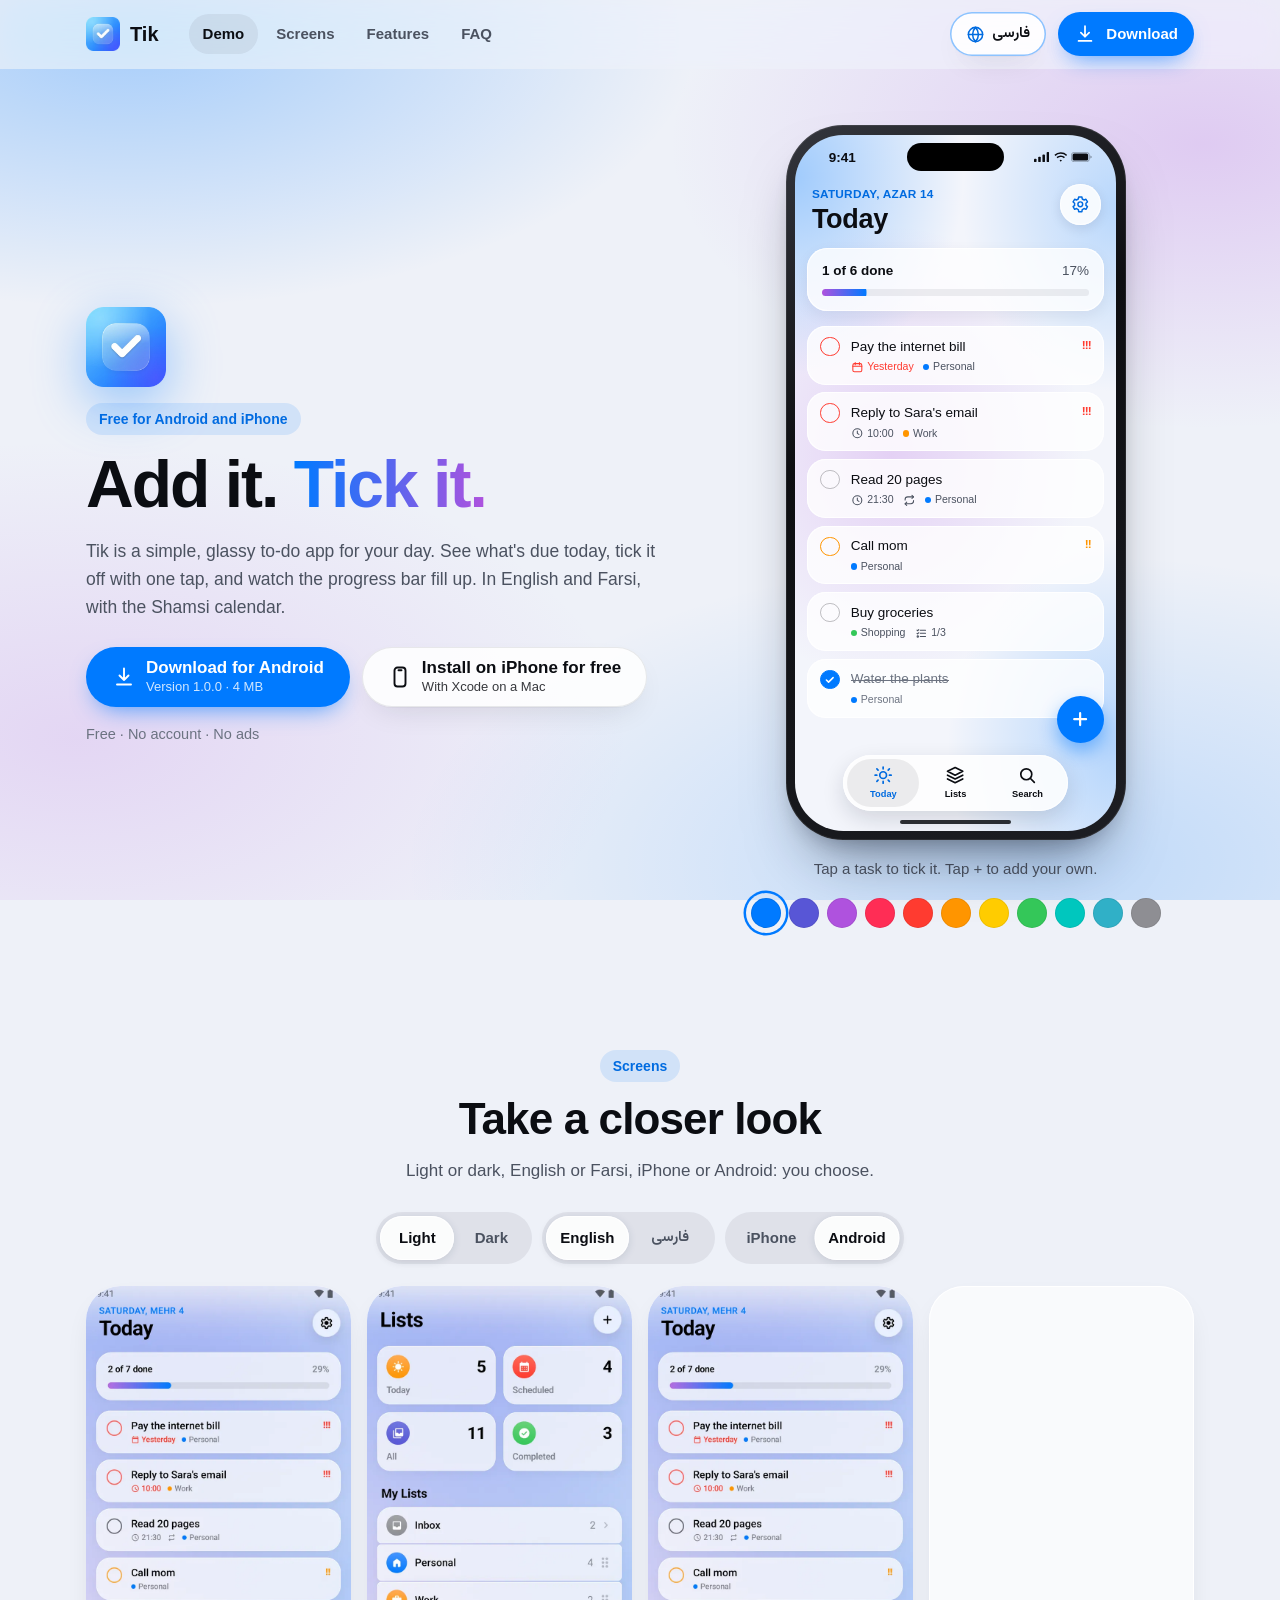
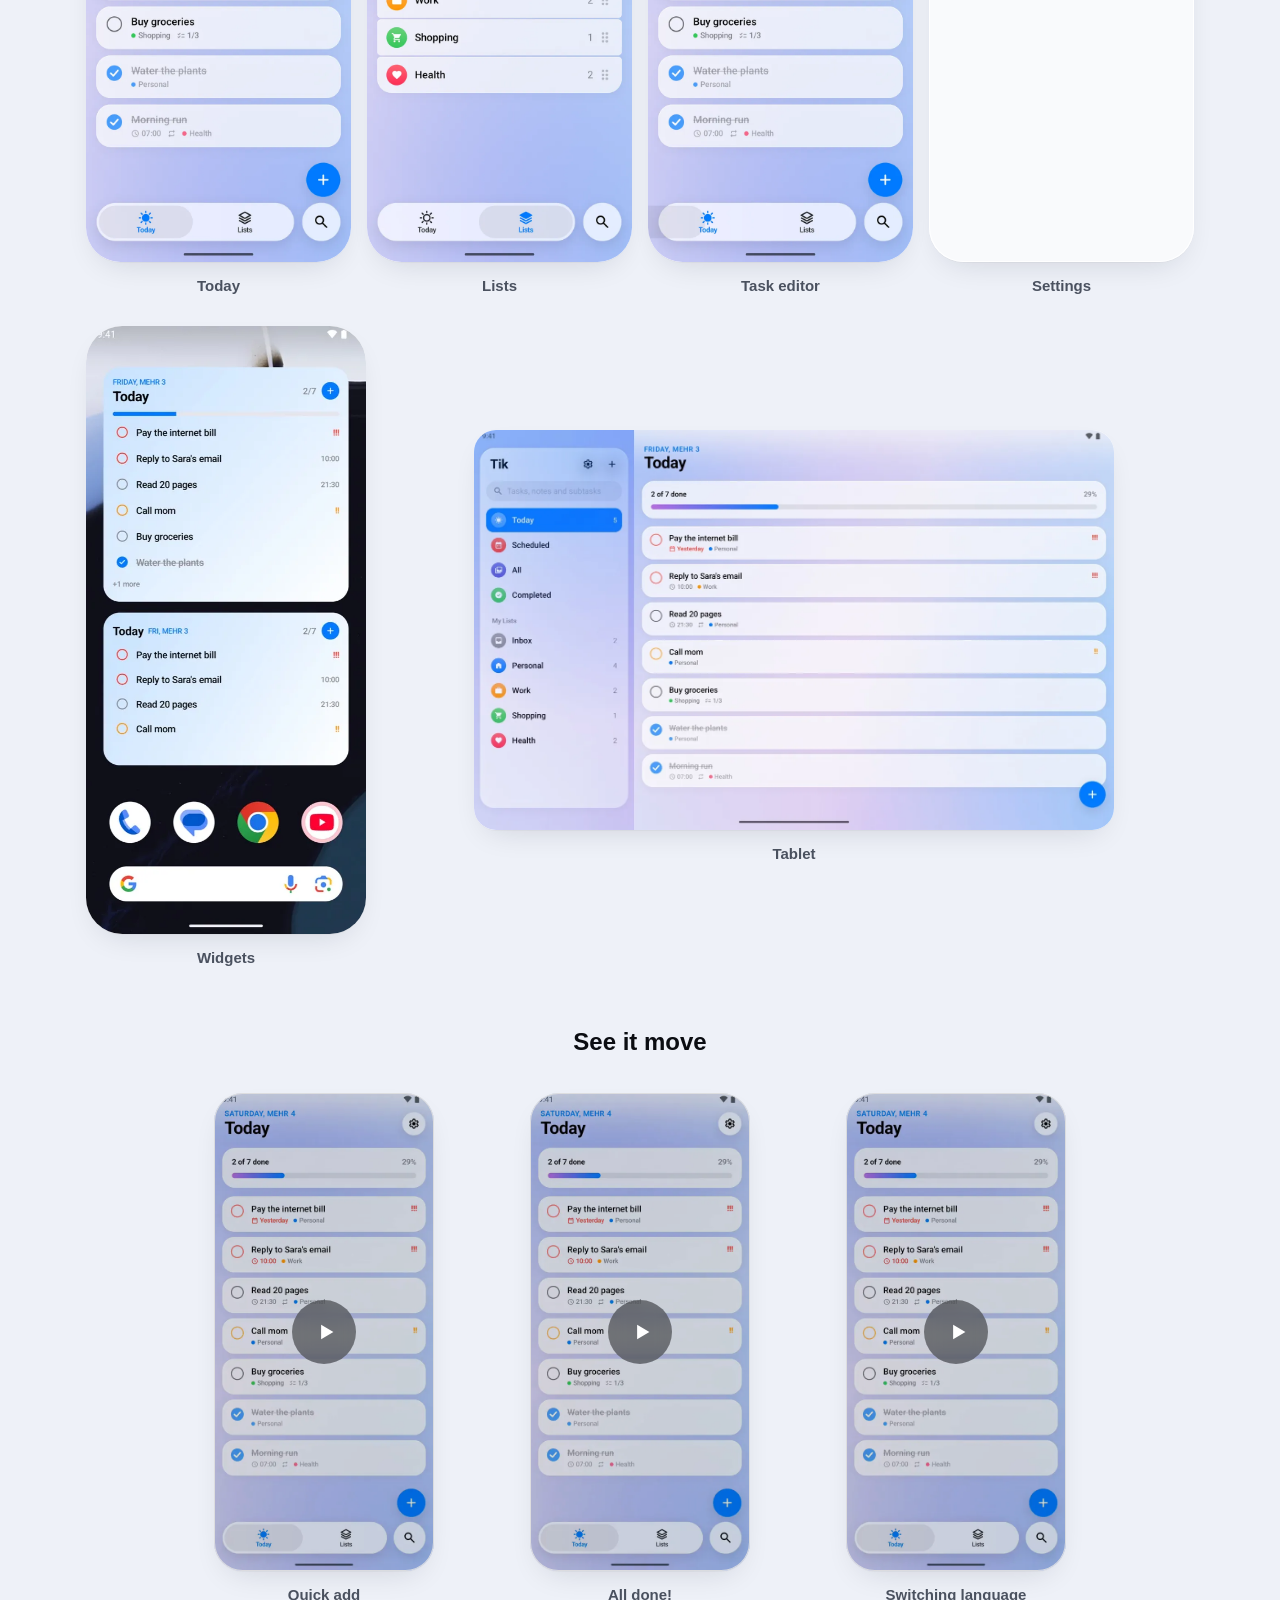
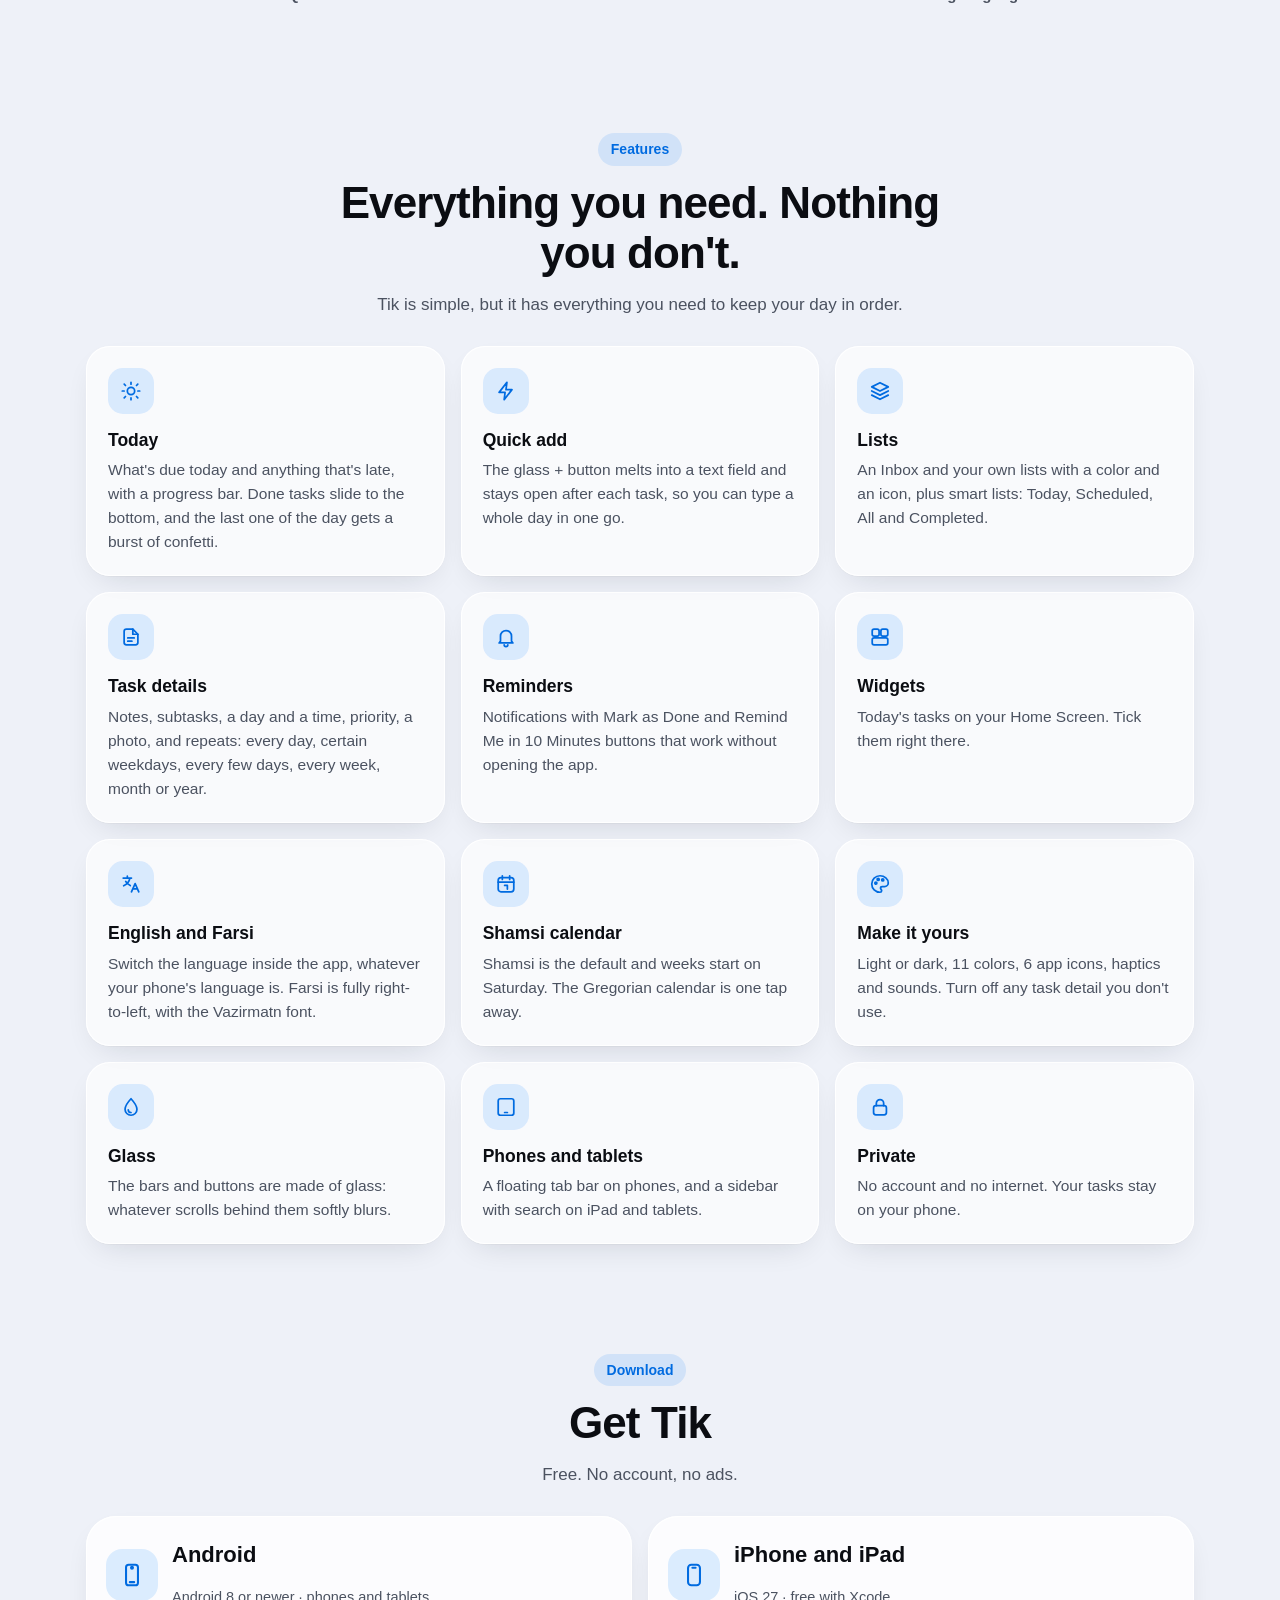
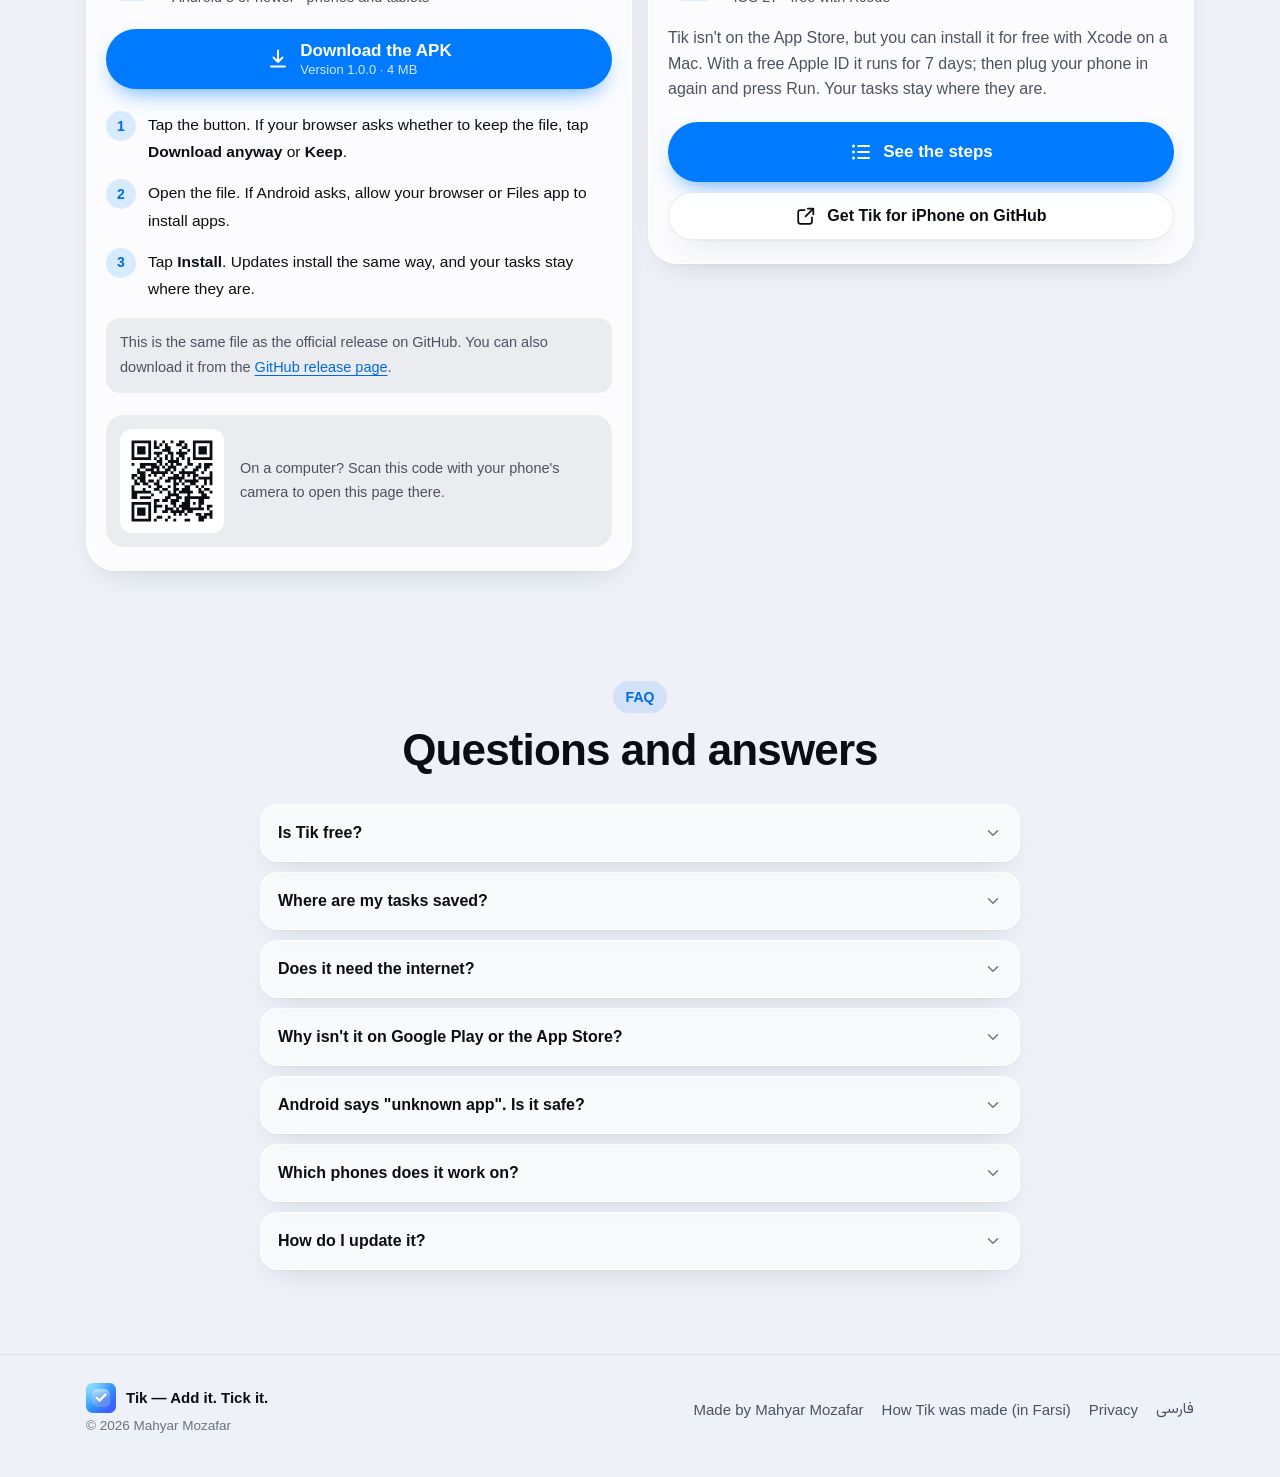
<file: en/index.html>
<!DOCTYPE html>
<html lang="en" dir="ltr">
<head>
<meta charset="utf-8">
<meta name="viewport" content="width=device-width, initial-scale=1, viewport-fit=cover">
<script>
/* Runs before the page is drawn: the remembered language, the "English?" bar,
   the visitor's phone, in-app browsers and the saved color. */
(function () {
  var r = document.documentElement, L = r.lang, saved = {};
  try {
    if (/[?&]lang=fa\b/.test(location.search)) {
      localStorage.setItem('tik-lang', 'fa');
      history.replaceState(null, '', location.pathname + location.hash);
    }
    saved.lang = localStorage.getItem('tik-lang');
    saved.bar = localStorage.getItem('tik-langbar');
    saved.accent = localStorage.getItem('tik-accent');
  } catch (e) {}
  if (L === 'fa' && saved.lang === 'en') { location.replace('/en' + location.pathname + location.hash); return; }
  var langs = navigator.languages && navigator.languages.length ? navigator.languages : [navigator.language || ''];
  var fa = false;
  for (var i = 0; i < langs.length; i++) if (/^fa\b/i.test(langs[i])) fa = true;
  if (saved.bar !== 'closed' && ((L === 'fa' && !fa) || (L === 'en' && fa && saved.lang !== 'en'))) r.className += ' show-langbar';
  var ua = navigator.userAgent || '';
  r.setAttribute('data-device', /Android/i.test(ua) ? 'android' : (/iPhone|iPad|iPod/i.test(ua) || (/Macintosh/.test(ua) && navigator.maxTouchPoints > 1)) ? 'iphone' : 'other');
  if (/Telegram|Instagram|FBAN|FBAV|Line\/|; wv\)/i.test(ua) || window.TelegramWebviewProxy) r.className += ' inapp';
  if (saved.accent && /^[a-z]+$/.test(saved.accent)) r.setAttribute('data-accent', saved.accent);
  r.className += ' js';
})();
</script>

<title>Tik — a simple, glassy to-do app for Android and iPhone</title>
<meta name="description" content="Tik is a free, simple to-do app for Android and iPhone. Glassy and calm, in English and Farsi with the Shamsi calendar, with reminders and widgets. No account, no ads.">
<meta name="author" content="Mahyar Mozafar">
<link rel="canonical" href="https://tik.mahyarmozafar.ir/en/">
<link rel="alternate" hreflang="fa" href="https://tik.mahyarmozafar.ir/">
<link rel="alternate" hreflang="en" href="https://tik.mahyarmozafar.ir/en/">
<link rel="alternate" hreflang="x-default" href="https://tik.mahyarmozafar.ir/">
<meta name="color-scheme" content="light dark">
<meta name="theme-color" media="(prefers-color-scheme: light)" content="#EEF1F8">
<meta name="theme-color" media="(prefers-color-scheme: dark)" content="#07080D">
<link rel="icon" href="/favicon.ico" sizes="16x16 32x32 48x48">
<link rel="icon" type="image/png" sizes="96x96" href="/assets/icons/favicon-96.png">
<link rel="apple-touch-icon" href="/assets/icons/apple-touch-icon.png">
<link rel="manifest" href="/site.webmanifest">
<link rel="stylesheet" href="/css/style.css">

<meta property="og:type" content="website">
<meta property="og:site_name" content="Tik">
<meta property="og:locale" content="en_US">
<meta property="og:locale:alternate" content="fa_IR">
<meta property="og:title" content="Tik — Add it. Tick it.">
<meta property="og:description" content="A simple, glassy to-do app for Android and iPhone. In English and Farsi, with the Shamsi calendar. Free, no account, no ads.">
<meta property="og:url" content="https://tik.mahyarmozafar.ir/en/">
<meta property="og:image" content="https://tik.mahyarmozafar.ir/assets/og/og-en.jpg">
<meta property="og:image:width" content="1200">
<meta property="og:image:height" content="630">
<meta property="og:image:alt" content="The Tik app on iPhone and Android">
<meta name="twitter:card" content="summary_large_image">

<script type="application/ld+json">
{
  "@context": "https://schema.org",
  "@type": "MobileApplication",
  "name": "Tik",
  "url": "https://tik.mahyarmozafar.ir/en/",
  "description": "A simple, glassy to-do app for Android and iPhone, in English and Farsi with the Shamsi calendar.",
  "inLanguage": ["en", "fa"],
  "applicationCategory": "ProductivityApplication",
  "operatingSystem": "Android 8.0+, iOS 27",
  "softwareVersion": "1.0.0",
  "downloadUrl": "https://tik.mahyarmozafar.ir/download/Tik.apk",
  "image": "https://tik.mahyarmozafar.ir/assets/icons/icon-512.png",
  "screenshot": "https://tik.mahyarmozafar.ir/assets/shots/ios/en-light-today.webp",
  "isAccessibleForFree": true,
  "offers": { "@type": "Offer", "price": "0", "priceCurrency": "USD" },
  "author": { "@type": "Person", "name": "Mahyar Mozafar", "url": "https://mahyarmozafar.ir/" }
}
</script>
<script src="/js/main.js" defer></script>
<script src="/js/demo.js" defer></script>
</head>
<body class="has-tabbar">
<svg width="0" height="0" style="position:absolute" aria-hidden="true" focusable="false">
  <symbol id="i-globe" viewBox="0 0 24 24"><circle cx="12" cy="12" r="9"/><path d="M3 12h18M12 3c2.4 2.6 3.7 5.6 3.7 9s-1.3 6.4-3.7 9c-2.4-2.6-3.7-5.6-3.7-9S9.6 5.6 12 3z"/></symbol>
  <symbol id="i-download" viewBox="0 0 24 24"><path d="M12 3.5v11.5M7.5 10.5 12 15l4.5-4.5M5 19.5h14"/></symbol>
  <symbol id="i-iphone" viewBox="0 0 24 24"><rect x="6.5" y="2.5" width="11" height="19" rx="3"/><path d="M10.5 5.3h3"/></symbol>
  <symbol id="i-android" viewBox="0 0 24 24"><rect x="6.5" y="2.5" width="11" height="19" rx="2.4"/><circle cx="12" cy="5.4" r=".9"/><path d="M10 18.6h4"/></symbol>
  <symbol id="i-sun" viewBox="0 0 24 24"><circle cx="12" cy="12" r="4"/><path d="M12 2.5v2M12 19.5v2M4.6 4.6 6 6M18 18l1.4 1.4M2.5 12h2M19.5 12h2M4.6 19.4 6 18M18 6l1.4-1.4"/></symbol>
  <symbol id="i-sparkle" viewBox="0 0 24 24"><path d="M11 3.5 12.9 9l5.6 1.9-5.6 1.9L11 18.4l-1.9-5.6L3.5 10.9 9.1 9z"/><path d="M18.5 14.5l.9 2.4 2.4.9-2.4.9-.9 2.4-.9-2.4-2.4-.9 2.4-.9z"/></symbol>
  <symbol id="i-photo" viewBox="0 0 24 24"><rect x="3" y="4" width="18" height="16" rx="3.2"/><circle cx="9" cy="9.8" r="1.8"/><path d="m21 15.5-4.8-4.8L7 20"/></symbol>
  <symbol id="i-gear" viewBox="0 0 24 24"><circle cx="12" cy="12" r="3.1"/><path d="M19.3 13.4a7.6 7.6 0 0 0 0-2.8l2-1.6-2-3.5-2.4 1a7.4 7.4 0 0 0-2.4-1.4L14.1 2.5H9.9l-.4 2.6a7.4 7.4 0 0 0-2.4 1.4l-2.4-1-2 3.5 2 1.6a7.6 7.6 0 0 0 0 2.8l-2 1.6 2 3.5 2.4-1a7.4 7.4 0 0 0 2.4 1.4l.4 2.6h4.2l.4-2.6a7.4 7.4 0 0 0 2.4-1.4l2.4 1 2-3.5z"/></symbol>
  <symbol id="i-plus" viewBox="0 0 24 24"><path d="M12 5v14M5 12h14"/></symbol>
  <symbol id="i-x" viewBox="0 0 24 24"><path d="M6 6l12 12M18 6 6 18"/></symbol>
  <symbol id="i-chevron" viewBox="0 0 24 24"><path d="m6 9 6 6 6-6"/></symbol>
  <symbol id="i-calendar" viewBox="0 0 24 24"><rect x="3.5" y="5" width="17" height="15.5" rx="3"/><path d="M3.5 10h17M8 3v4M16 3v4"/></symbol>
  <symbol id="i-clock" viewBox="0 0 24 24"><circle cx="12" cy="12" r="8.5"/><path d="M12 7.5V12l3 2"/></symbol>
  <symbol id="i-repeat" viewBox="0 0 24 24"><path d="m17 2.5 3 3-3 3"/><path d="M4 11.5v-1a5 5 0 0 1 5-5h11"/><path d="m7 21.5-3-3 3-3"/><path d="M20 12.5v1a5 5 0 0 1-5 5H4"/></symbol>
  <symbol id="i-subtasks" viewBox="0 0 24 24"><path d="M10 6h10M10 12h10M10 18h10"/><path d="m3.8 6 1.2 1.2 2.2-2.4M3.8 12l1.2 1.2 2.2-2.4"/><circle cx="5.3" cy="18" r="1.3"/></symbol>
  <symbol id="i-bell" viewBox="0 0 24 24"><path d="M6 16.5V11a6 6 0 0 1 12 0v5.5l1.5 2h-15z"/><path d="M10 20.5a2 2 0 0 0 4 0"/></symbol>
  <symbol id="i-widget" viewBox="0 0 24 24"><rect x="3.5" y="3.5" width="7.5" height="7.5" rx="2"/><rect x="13" y="3.5" width="7.5" height="7.5" rx="2"/><rect x="3.5" y="13" width="17" height="7.5" rx="2"/></symbol>
  <symbol id="i-lists" viewBox="0 0 24 24"><path d="M12 3 3 7.5l9 4.5 9-4.5z"/><path d="m3 12 9 4.5 9-4.5"/><path d="m3 16.5 9 4.5 9-4.5"/></symbol>
  <symbol id="i-note" viewBox="0 0 24 24"><path d="M14 3.5H7A2.5 2.5 0 0 0 4.5 6v12A2.5 2.5 0 0 0 7 20.5h10a2.5 2.5 0 0 0 2.5-2.5V9z"/><path d="M14 3.5V9h5.5M8.5 13h7M8.5 16.5h4.5"/></symbol>
  <symbol id="i-bolt" viewBox="0 0 24 24"><path d="M13 2.5 4.5 13.5H11l-1 8 8.5-11H12z"/></symbol>
  <symbol id="i-translate" viewBox="0 0 24 24"><path d="M3.5 5.5h9M8 3.5v2M10.8 5.5c-.6 3.6-3 6.6-6.8 8.4"/><path d="M6.2 9.2c1 2 2.8 3.6 5 4.5"/><path d="m12.5 20.5 4-9 4 9M14 17.3h5"/></symbol>
  <symbol id="i-shamsi" viewBox="0 0 24 24"><rect x="3.5" y="5" width="17" height="15.5" rx="3"/><path d="M3.5 10h17M8 3v4M16 3v4M10.5 13.5h3v4"/></symbol>
  <symbol id="i-palette" viewBox="0 0 24 24"><path d="M12 3a9 9 0 1 0 0 18c1.2 0 1.8-.8 1.8-1.7 0-1.3-1.2-1.6-1.2-2.8 0-1 .8-1.7 1.8-1.7H17a4 4 0 0 0 4-4C21 6.5 17 3 12 3z"/><circle cx="7.5" cy="11" r="1.1"/><circle cx="10" cy="7" r="1.1"/><circle cx="15" cy="7.5" r="1.1"/></symbol>
  <symbol id="i-drop" viewBox="0 0 24 24"><path d="M12 3s6.5 7 6.5 11.5a6.5 6.5 0 0 1-13 0C5.5 10 12 3 12 3z"/><path d="M9 15a3 3 0 0 0 3 3"/></symbol>
  <symbol id="i-tablet" viewBox="0 0 24 24"><rect x="3.5" y="3" width="17" height="18" rx="2.5"/><path d="M10.5 18h3"/></symbol>
  <symbol id="i-lock" viewBox="0 0 24 24"><rect x="5" y="10.5" width="14" height="10" rx="2.5"/><path d="M8 10.5V8a4 4 0 0 1 8 0v2.5"/></symbol>
  <symbol id="i-copy" viewBox="0 0 24 24"><rect x="8.5" y="8.5" width="12" height="12" rx="2.5"/><path d="M15.5 8.5V6A2.5 2.5 0 0 0 13 3.5H6A2.5 2.5 0 0 0 3.5 6v7A2.5 2.5 0 0 0 6 15.5h2.5"/></symbol>
  <symbol id="i-external" viewBox="0 0 24 24"><path d="M14 4h6v6M20 4l-8.5 8.5"/><path d="M18.5 13.5V18a2.5 2.5 0 0 1-2.5 2.5H6A2.5 2.5 0 0 1 3.5 18V8A2.5 2.5 0 0 1 6 5.5h4.5"/></symbol>
  <symbol id="i-code" viewBox="0 0 24 24"><path d="m8.5 8-4 4 4 4M15.5 8l4 4-4 4M13.5 5l-3 14"/></symbol>
  <symbol id="i-steps" viewBox="0 0 24 24"><path d="M9 6h11M9 12h11M9 18h11"/><path d="M4.5 6h.01M4.5 12h.01M4.5 18h.01" stroke-width="3"/></symbol>
  <symbol id="i-search" viewBox="0 0 24 24"><circle cx="11" cy="11" r="6.5"/><path d="m16 16 4.5 4.5"/></symbol>
  <symbol id="i-play" viewBox="0 0 24 24"><path d="M7.5 5.2v13.6L18.8 12z" fill="currentColor" stroke="none"/></symbol>
  <symbol id="i-seal" viewBox="0 0 24 24"><path d="M12 2.8l2.1 1.6 2.6-.3 1 2.4 2.4 1-.3 2.6 1.6 2.1-1.6 2.1.3 2.6-2.4 1-1 2.4-2.6-.3L12 21.2l-2.1-1.6-2.6.3-1-2.4-2.4-1 .3-2.6L2.8 12l1.6-2.1-.3-2.6 2.4-1 1-2.4 2.6.3z" fill="currentColor" stroke="none"/><path d="m8.4 12.2 2.4 2.4 4.8-4.9" stroke="#fff" stroke-width="2.2"/></symbol>
</svg>

<a class="skip" href="#main">Skip to the main content</a>
<div class="glow" aria-hidden="true"></div>

<div class="langbar" lang="fa" dir="rtl" role="region" aria-label="زبان">
  <p>این صفحه فارسی هم دارد.</p>
  <a class="langbar__go" href="/?lang=fa" hreflang="fa" data-lang="fa">فارسی</a>
  <button class="langbar__close" type="button" aria-label="بستن" data-langbar-close><svg class="i"><use href="#i-x"/></svg></button>
</div>

<header class="topbar" id="topbar">
  <div class="wrap topbar__in">
    <a class="brand" href="#top"><img src="/assets/icons/tik-96.webp" width="34" height="34" alt=""><span>Tik</span></a>
    <nav class="topnav" aria-label="Page sections">
      <a href="#demo">Demo</a>
      <a href="#screens">Screens</a>
      <a href="#features">Features</a>
      <a href="#faq">FAQ</a>
    </nav>
    <span class="topbar__spacer"></span>
    <a class="lang-btn" href="/?lang=fa" hreflang="fa" lang="fa" data-lang="fa"><svg class="i"><use href="#i-globe"/></svg>فارسی</a>
    <a class="btn btn--accent btn--sm topbar__dl" href="#download"><svg class="i"><use href="#i-download"/></svg>Download</a>
  </div>
</header>

<main id="main">
  <section class="wrap hero" id="top" aria-labelledby="hero-title">
    <div class="hero__text">
      <img class="hero__icon" src="/assets/icons/tik-288.webp" width="92" height="92" alt="The Tik app icon">
      <span class="pill">Free for Android and iPhone</span>
      <h1 id="hero-title">Add it. <span class="grad">Tick it.</span></h1>
      <p class="hero__sub">Tik is a simple, glassy to-do app for your day. See what's due today, tick it off with one tap, and watch the progress bar fill up. In English and Farsi, with the Shamsi calendar.</p>
      <div class="hero__cta">
        <a class="btn btn--accent btn--lg cta-android" href="/download/Tik.apk" download="Tik-1.0.0.apk" data-apk data-count="download-android-hero">
          <svg class="i"><use href="#i-download"/></svg>
          <span class="btn__text"><span>Download for Android</span><span class="btn__meta" data-apk-meta>Version 1.0.0 · 4 MB</span></span>
        </a>
        <button class="btn btn--glass btn--lg cta-ios" type="button" data-sheet="ios-sheet" data-count="ios-steps-hero">
          <svg class="i"><use href="#i-iphone"/></svg>
          <span class="btn__text"><span>Install on iPhone for free</span><span class="btn__meta">With Xcode on a Mac</span></span>
        </button>
      </div>
      <div class="inapp-hint" role="note">
        <strong>The download may not work here.</strong>
        This page is open inside another app (like Telegram or Instagram). To download, open it in Chrome: tap <b>⋮</b> or <b>…</b> at the top, then <b>Open in browser</b>.
        <button class="btn btn--glass btn--sm" type="button" data-copy-link><svg class="i"><use href="#i-copy"/></svg><span>Copy link</span></button>
      </div>
      <p class="hero__trust">Free · No account · No ads</p>
    </div>

    <div class="demo" id="demo">
      <div class="phone" role="group" aria-label="Live demo of Tik">
        <div class="phone__screen">
          <div class="app" data-demo>
            <div class="app__status" dir="ltr" aria-hidden="true">
              <span>9:41</span>
              <span class="app__island"></span>
              <span class="app__sys">
                <svg viewBox="0 0 18 12"><rect x="0" y="8" width="3" height="4" rx="1"/><rect x="5" y="5.5" width="3" height="6.5" rx="1"/><rect x="10" y="3" width="3" height="9" rx="1"/><rect x="15" y="0" width="3" height="12" rx="1"/></svg>
                <svg viewBox="0 0 16 12"><path d="M8 2.2c2.4 0 4.6.9 6.3 2.5l1.2-1.3A10.6 10.6 0 0 0 8 .4 10.6 10.6 0 0 0 .5 3.4l1.2 1.3A8.8 8.8 0 0 1 8 2.2zm0 3.6c1.4 0 2.8.5 3.8 1.5L13 6a7.4 7.4 0 0 0-10 0l1.2 1.3A5.4 5.4 0 0 1 8 5.8zm0 3.5a2 2 0 0 0-1.4.6L8 11.6l1.4-1.7A2 2 0 0 0 8 9.3z"/></svg>
                <svg viewBox="0 0 27 13"><rect x=".5" y=".5" width="23" height="12" rx="3.5" fill="none" stroke="currentColor" opacity=".4"/><rect x="2" y="2" width="20" height="9" rx="2"/><path d="M25 4.5v4c.8-.3 1.5-1.1 1.5-2s-.7-1.7-1.5-2z" opacity=".45"/></svg>
              </span>
            </div>
            <div class="app__head">
              <div>
                <p class="app__date" id="demo-date">Saturday, Mehr 4</p>
                <script>try{document.getElementById('demo-date').textContent=new Intl.DateTimeFormat('en-US-u-ca-persian',{weekday:'long',month:'long',day:'numeric'}).format(new Date())}catch(e){}</script>
                <p class="app__title">Today</p>
              </div>
              <button class="app__gear" type="button" data-sheet="colors-sheet" aria-label="Settings: app color"><svg class="i"><use href="#i-gear"/></svg></button>
            </div>
            <div class="app__progress" data-demo-progress>
              <div class="app__progress-row">
                <span class="app__count"><svg><use href="#i-seal"/></svg><span data-demo-count aria-live="polite">1 of 6 done</span></span>
                <span class="app__pct" data-demo-pct>17%</span>
              </div>
              <div class="app__bar"><span data-demo-bar style="--p:.1667"></span></div>
            </div>
            <ul class="app__list" data-demo-list>
              <li class="task" data-id="bill" data-prio="high">
                <button class="task__btn" type="button" role="checkbox" aria-checked="false">
                  <span class="task__check"><svg viewBox="0 0 24 24"><path d="M5 12.5l4.5 4.5L19 7.5"/></svg></span>
                  <span class="task__body">
                    <span class="task__title">Pay the internet bill</span>
                    <span class="task__meta"><span class="meta meta--late"><svg><use href="#i-calendar"/></svg>Yesterday</span><span class="meta"><i class="meta__dot" style="--c:var(--blue)"></i>Personal</span></span>
                  </span>
                  <span class="task__prio" aria-hidden="true">!!!</span>
                </button>
              </li>
              <li class="task" data-id="email" data-prio="high">
                <button class="task__btn" type="button" role="checkbox" aria-checked="false">
                  <span class="task__check"><svg viewBox="0 0 24 24"><path d="M5 12.5l4.5 4.5L19 7.5"/></svg></span>
                  <span class="task__body">
                    <span class="task__title">Reply to Sara's email</span>
                    <span class="task__meta"><span class="meta"><svg><use href="#i-clock"/></svg>10:00</span><span class="meta"><i class="meta__dot" style="--c:var(--orange)"></i>Work</span></span>
                  </span>
                  <span class="task__prio" aria-hidden="true">!!!</span>
                </button>
              </li>
              <li class="task" data-id="read">
                <button class="task__btn" type="button" role="checkbox" aria-checked="false">
                  <span class="task__check"><svg viewBox="0 0 24 24"><path d="M5 12.5l4.5 4.5L19 7.5"/></svg></span>
                  <span class="task__body">
                    <span class="task__title">Read 20 pages</span>
                    <span class="task__meta"><span class="meta"><svg><use href="#i-clock"/></svg>21:30</span><span class="meta"><svg><use href="#i-repeat"/></svg></span><span class="meta"><i class="meta__dot" style="--c:var(--blue)"></i>Personal</span></span>
                  </span>
                  <span class="task__prio" aria-hidden="true"></span>
                </button>
              </li>
              <li class="task" data-id="mom" data-prio="medium">
                <button class="task__btn" type="button" role="checkbox" aria-checked="false">
                  <span class="task__check"><svg viewBox="0 0 24 24"><path d="M5 12.5l4.5 4.5L19 7.5"/></svg></span>
                  <span class="task__body">
                    <span class="task__title">Call mom</span>
                    <span class="task__meta"><span class="meta"><i class="meta__dot" style="--c:var(--blue)"></i>Personal</span></span>
                  </span>
                  <span class="task__prio" aria-hidden="true">!!</span>
                </button>
              </li>
              <li class="task" data-id="groceries">
                <button class="task__btn" type="button" role="checkbox" aria-checked="false">
                  <span class="task__check"><svg viewBox="0 0 24 24"><path d="M5 12.5l4.5 4.5L19 7.5"/></svg></span>
                  <span class="task__body">
                    <span class="task__title">Buy groceries</span>
                    <span class="task__meta"><span class="meta"><i class="meta__dot" style="--c:var(--green)"></i>Shopping</span><span class="meta"><svg><use href="#i-subtasks"/></svg>1/3</span></span>
                  </span>
                  <span class="task__prio" aria-hidden="true"></span>
                </button>
              </li>
              <li class="task is-done" data-id="plants">
                <button class="task__btn" type="button" role="checkbox" aria-checked="true">
                  <span class="task__check"><svg viewBox="0 0 24 24"><path d="M5 12.5l4.5 4.5L19 7.5"/></svg></span>
                  <span class="task__body">
                    <span class="task__title">Water the plants</span>
                    <span class="task__meta"><span class="meta"><i class="meta__dot" style="--c:var(--blue)"></i>Personal</span></span>
                  </span>
                  <span class="task__prio" aria-hidden="true"></span>
                </button>
              </li>
            </ul>
            <div class="app__quick">
              <form class="quick" data-demo-form>
                <input class="quick__input" type="text" enterkeyhint="done" autocomplete="off" maxlength="60" placeholder="New Task" aria-label="New task" tabindex="-1" data-demo-input>
              </form>
              <button class="fab" type="button" aria-label="Add task" aria-expanded="false" data-demo-fab><svg viewBox="0 0 24 24"><path d="M12 5v14M5 12h14"/></svg></button>
            </div>
            <div class="app__tabs" aria-hidden="true">
              <span class="app__tab is-active"><svg><use href="#i-sun"/></svg>Today</span>
              <span class="app__tab" data-demo-tab><svg><use href="#i-lists"/></svg>Lists</span>
              <span class="app__tab" data-demo-tab><svg><use href="#i-search"/></svg>Search</span>
            </div>
            <p class="app__toast" role="status" data-demo-toast></p>
            <canvas class="app__confetti" aria-hidden="true" data-demo-confetti></canvas>
            <span class="app__home" aria-hidden="true"></span>
          </div>
        </div>
      </div>
      <p class="demo__hint">Tap a task to tick it. Tap + to add your own.</p>
      <div class="colors">
        <button class="btn btn--glass btn--sm colors__btn" type="button" data-sheet="colors-sheet"><span class="swatch" aria-hidden="true"></span>Change the color</button>
        <div class="colors__dots" role="group" aria-label="App color" data-color-dots></div>
      </div>
    </div>
  </section>

  <section class="wrap section" id="screens" aria-labelledby="screens-title">
    <div class="section__head">
      <span class="pill">Screens</span>
      <h2 id="screens-title">Take a closer look</h2>
      <p>Light or dark, English or Farsi, iPhone or Android: you choose.</p>
    </div>
    <div class="switches">
      <div class="seg" role="radiogroup" aria-label="Look" data-switch="theme">
        <button type="button" role="radio" aria-checked="true" data-value="light">Light</button>
        <button type="button" role="radio" aria-checked="false" data-value="dark">Dark</button>
        <span class="seg__thumb" aria-hidden="true"></span>
      </div>
      <div class="seg" role="radiogroup" aria-label="App language" data-switch="lang">
        <button type="button" role="radio" aria-checked="true" data-value="en">English</button>
        <button type="button" role="radio" aria-checked="false" data-value="fa" lang="fa">فارسی</button>
        <span class="seg__thumb" aria-hidden="true"></span>
      </div>
      <div class="seg" role="radiogroup" aria-label="Phone" data-switch="platform">
        <button type="button" role="radio" aria-checked="true" data-value="ios">iPhone</button>
        <button type="button" role="radio" aria-checked="false" data-value="android">Android</button>
        <span class="seg__thumb" aria-hidden="true"></span>
      </div>
    </div>
    <div class="gallery" tabindex="0" aria-label="Screenshots of the app" data-gallery>
      <figure class="shot"><div class="shot__frame"><img src="/assets/shots/ios/en-light-today.webp" width="506" height="1100" alt="The Today screen" loading="lazy" decoding="async" data-shot="today"></div><figcaption>Today</figcaption></figure>
      <figure class="shot"><div class="shot__frame"><img src="/assets/shots/ios/en-light-lists.webp" width="506" height="1100" alt="Lists" loading="lazy" decoding="async" data-shot="lists"></div><figcaption>Lists</figcaption></figure>
      <figure class="shot"><div class="shot__frame"><img src="/assets/shots/ios/en-light-editor.webp" width="506" height="1100" alt="The task editor" loading="lazy" decoding="async" data-shot="editor"></div><figcaption>Task editor</figcaption></figure>
      <figure class="shot"><div class="shot__frame"><img src="/assets/shots/ios/en-light-settings.webp" width="506" height="1100" alt="Settings" loading="lazy" decoding="async" data-shot="settings"></div><figcaption>Settings</figcaption></figure>
    </div>
    <div class="dots" aria-hidden="true" data-dots><span class="is-active"></span><span></span><span></span><span></span></div>
    <div class="extras">
      <figure class="x-widgets"><div class="shot__frame"><img src="/assets/shots/ios/widgets.webp" width="506" height="1100" alt="Tik widgets on the Home Screen" loading="lazy" decoding="async" data-extra="widgets"></div><figcaption>Widgets</figcaption></figure>
      <figure class="x-tablet"><div class="shot__frame"><img src="/assets/shots/ios/tablet.webp" width="1050" height="1400" alt="Tik on a tablet, with the sidebar" loading="lazy" decoding="async" data-extra="tablet"></div><figcaption data-tablet-caption>iPad</figcaption></figure>
    </div>

    <h3 class="sub-head">See it move</h3>
    <div class="gallery gallery--3" data-videos>
      <figure class="vid" data-video="quick-add">
        <div class="shot__frame"><video muted loop playsinline preload="none" width="540" height="1174" aria-label="Video: quick add"></video><button class="vid__play" type="button" aria-label="Play the video"><span><svg class="i"><use href="#i-play"/></svg></span></button></div>
        <figcaption>Quick add</figcaption>
      </figure>
      <figure class="vid" data-video="confetti">
        <div class="shot__frame"><video muted loop playsinline preload="none" width="540" height="1174" aria-label="Video: the last task of the day"></video><button class="vid__play" type="button" aria-label="Play the video"><span><svg class="i"><use href="#i-play"/></svg></span></button></div>
        <figcaption>All done!</figcaption>
      </figure>
      <figure class="vid" data-video="language">
        <div class="shot__frame"><video muted loop playsinline preload="none" width="540" height="1174" aria-label="Video: switching the language"></video><button class="vid__play" type="button" aria-label="Play the video"><span><svg class="i"><use href="#i-play"/></svg></span></button></div>
        <figcaption>Switching language</figcaption>
      </figure>
    </div>
    <div class="dots" aria-hidden="true" data-dots-videos><span class="is-active"></span><span></span><span></span></div>
  </section>

  <section class="wrap section" id="features" aria-labelledby="features-title">
    <div class="section__head">
      <span class="pill">Features</span>
      <h2 id="features-title">Everything you need. Nothing you don't.</h2>
      <p>Tik is simple, but it has everything you need to keep your day in order.</p>
    </div>
    <div class="features">
      <article class="card feature"><span class="feature__icon"><svg class="i"><use href="#i-sun"/></svg></span><h3>Today</h3><p>What's due today and anything that's late, with a progress bar. Done tasks slide to the bottom, and the last one of the day gets a burst of confetti.</p></article>
      <article class="card feature"><span class="feature__icon"><svg class="i"><use href="#i-bolt"/></svg></span><h3>Quick add</h3><p>The glass + button melts into a text field and stays open after each task, so you can type a whole day in one go.</p></article>
      <article class="card feature"><span class="feature__icon"><svg class="i"><use href="#i-lists"/></svg></span><h3>Lists</h3><p>An Inbox and your own lists with a color and an icon, plus smart lists: Today, Scheduled, All and Completed.</p></article>
      <article class="card feature"><span class="feature__icon"><svg class="i"><use href="#i-note"/></svg></span><h3>Task details</h3><p>Notes, subtasks, a day and a time, priority, a photo, and repeats: every day, certain weekdays, every few days, every week, month or year.</p></article>
      <article class="card feature"><span class="feature__icon"><svg class="i"><use href="#i-bell"/></svg></span><h3>Reminders</h3><p>Notifications with Mark as Done and Remind Me in 10 Minutes buttons that work without opening the app.</p></article>
      <article class="card feature"><span class="feature__icon"><svg class="i"><use href="#i-widget"/></svg></span><h3>Widgets</h3><p>Today's tasks on your Home Screen. Tick them right there.</p></article>
      <article class="card feature"><span class="feature__icon"><svg class="i"><use href="#i-translate"/></svg></span><h3>English and Farsi</h3><p>Switch the language inside the app, whatever your phone's language is. Farsi is fully right-to-left, with the Vazirmatn font.</p></article>
      <article class="card feature"><span class="feature__icon"><svg class="i"><use href="#i-shamsi"/></svg></span><h3>Shamsi calendar</h3><p>Shamsi is the default and weeks start on Saturday. The Gregorian calendar is one tap away.</p></article>
      <article class="card feature"><span class="feature__icon"><svg class="i"><use href="#i-palette"/></svg></span><h3>Make it yours</h3><p>Light or dark, 11 colors, 6 app icons, haptics and sounds. Turn off any task detail you don't use.</p></article>
      <article class="card feature"><span class="feature__icon"><svg class="i"><use href="#i-drop"/></svg></span><h3>Glass</h3><p>The bars and buttons are made of glass: whatever scrolls behind them softly blurs.</p></article>
      <article class="card feature"><span class="feature__icon"><svg class="i"><use href="#i-tablet"/></svg></span><h3>Phones and tablets</h3><p>A floating tab bar on phones, and a sidebar with search on iPad and tablets.</p></article>
      <article class="card feature"><span class="feature__icon"><svg class="i"><use href="#i-lock"/></svg></span><h3>Private</h3><p>No account and no internet. Your tasks stay on your phone.</p></article>
    </div>
  </section>

  <section class="wrap section" id="download" aria-labelledby="download-title">
    <div class="section__head">
      <span class="pill">Download</span>
      <h2 id="download-title">Get Tik</h2>
      <p>Free. No account, no ads.</p>
    </div>
    <div class="dl-grid">
      <article class="dl-card" id="android" aria-labelledby="android-title">
        <div class="dl-card__head">
          <span class="dl-card__badge"><svg class="i"><use href="#i-android"/></svg></span>
          <div><h3 id="android-title">Android</h3><p class="dl-card__req">Android 8 or newer · phones and tablets</p></div>
        </div>
        <a class="btn btn--accent btn--lg" href="/download/Tik.apk" download="Tik-1.0.0.apk" data-apk data-count="download-android">
          <svg class="i"><use href="#i-download"/></svg>
          <span class="btn__text"><span>Download the APK</span><span class="btn__meta" data-apk-meta>Version 1.0.0 · 4 MB</span></span>
        </a>
        <div class="inapp-hint" role="note">
          <strong>The download may not work here.</strong>
          Open this page in Chrome: tap <b>⋮</b> or <b>…</b> at the top, then <b>Open in browser</b>.
          <button class="btn btn--glass btn--sm" type="button" data-copy-link><svg class="i"><use href="#i-copy"/></svg><span>Copy link</span></button>
        </div>
        <ol class="steps">
          <li><span>Tap the button. If your browser asks whether to keep the file, tap <b>Download anyway</b> or <b>Keep</b>.</span></li>
          <li><span>Open the file. If Android asks, allow your browser or Files app to install apps.</span></li>
          <li><span>Tap <b>Install</b>. Updates install the same way, and your tasks stay where they are.</span></li>
        </ol>
        <p class="note">This is the same file as the official release on GitHub. You can also download it from the <a href="https://github.com/MahyarMozafar/tik-todo-android/releases/latest" rel="noopener">GitHub release page</a>.</p>
        <div class="qr">
          <img src="/assets/qr-en.svg" width="104" height="104" alt="QR code that opens this page on your phone" loading="lazy">
          <p>On a computer? Scan this code with your phone's camera to open this page there.</p>
        </div>
      </article>
      <article class="dl-card" id="iphone" aria-labelledby="iphone-title">
        <div class="dl-card__head">
          <span class="dl-card__badge"><svg class="i"><use href="#i-iphone"/></svg></span>
          <div><h3 id="iphone-title">iPhone and iPad</h3><p class="dl-card__req">iOS 27 · free with Xcode</p></div>
        </div>
        <p>Tik isn't on the App Store, but you can install it for free with Xcode on a Mac. With a free Apple ID it runs for 7 days; then plug your phone in again and press Run. Your tasks stay where they are.</p>
        <button class="btn btn--accent btn--lg" type="button" data-sheet="ios-sheet" data-count="ios-steps"><svg class="i"><use href="#i-steps"/></svg>See the steps</button>
        <a class="btn btn--glass" href="https://github.com/MahyarMozafar/tik-todo-ios" rel="noopener"><svg class="i"><use href="#i-external"/></svg>Get Tik for iPhone on GitHub</a>
      </article>
    </div>
  </section>

  <section class="wrap section" id="faq" aria-labelledby="faq-title">
    <div class="section__head">
      <span class="pill">FAQ</span>
      <h2 id="faq-title">Questions and answers</h2>
    </div>
    <div class="faq">
      <details><summary>Is Tik free?<svg class="i"><use href="#i-chevron"/></svg></summary><div class="answer"><p>Yes, completely. No ads, no account and nothing to buy inside the app.</p></div></details>
      <details><summary>Where are my tasks saved?<svg class="i"><use href="#i-chevron"/></svg></summary><div class="answer"><p>Only on your phone. Tik never connects to the internet; the Android app doesn't even have permission to use it.</p><p>If your phone's own backup (Google or iCloud) is on, it may back up Tik's tasks too, like it does for other apps.</p></div></details>
      <details><summary>Does it need the internet?<svg class="i"><use href="#i-chevron"/></svg></summary><div class="answer"><p>No. Tik works fully offline. You only need the internet to download it.</p></div></details>
      <details><summary>Why isn't it on Google Play or the App Store?<svg class="i"><use href="#i-chevron"/></svg></summary><div class="answer"><p>Tik is a free, personal project and isn't in the stores yet. Download the Android app from this page, and install the iPhone app for free with Xcode.</p></div></details>
      <details><summary>Android says "unknown app". Is it safe?<svg class="i"><use href="#i-chevron"/></svg></summary><div class="answer"><p>Android shows this for every app that doesn't come from Google Play. Tik's file is the same file as its official release on GitHub, and its code is open for anyone to read.</p><p>If you want to check the file, this is its SHA-256 fingerprint:</p><code class="hash" data-apk-sha>33c18478b65011fc78e891a89a238c1e825bcdf0cd006a2d317413bdc1f59429</code></div></details>
      <details><summary>Which phones does it work on?<svg class="i"><use href="#i-chevron"/></svg></summary><div class="answer"><p>Android 8 or newer, on phones and tablets. iPhone and iPad with iOS 27.</p></div></details>
      <details><summary>How do I update it?<svg class="i"><use href="#i-chevron"/></svg></summary><div class="answer"><p>Android: download the new file from this page and install it. It installs over the old one, and your tasks stay.</p><p>iPhone: get the new code from GitHub and press Run in Xcode again.</p></div></details>
    </div>
  </section>
</main>

<footer class="footer">
  <div class="wrap footer__in">
    <div>
      <p class="footer__brand"><img src="/assets/icons/tik-96.webp" width="30" height="30" alt="">Tik — Add it. Tick it.</p>
      <small>© 2026 Mahyar Mozafar</small>
    </div>
    <ul class="footer__links">
      <li><a href="https://mahyarmozafar.ir/">Made by Mahyar Mozafar</a></li>
      <li><a href="https://mahyarmozafar.ir/projects/tik-todo-ios/" hreflang="fa">How Tik was made (in Farsi)</a></li>
      <li><a href="/en/privacy/">Privacy</a></li>
      <li><a href="/?lang=fa" hreflang="fa" lang="fa" data-lang="fa">فارسی</a></li>
    </ul>
  </div>
</footer>

<nav class="tabbar" aria-label="Go to a section" data-tabbar>
  <div class="tabbar__pill">
    <span class="tabbar__drop" aria-hidden="true"></span>
    <a class="tab is-active" href="#demo" data-tab="demo"><svg class="i"><use href="#i-sun"/></svg><span>Demo</span></a>
    <a class="tab" href="#screens" data-tab="screens"><svg class="i"><use href="#i-photo"/></svg><span>Screens</span></a>
    <a class="tab" href="#features" data-tab="features"><svg class="i"><use href="#i-sparkle"/></svg><span>Features</span></a>
  </div>
  <a class="tabbar__dl" href="#download" data-tab="download"><svg class="i"><use href="#i-download"/></svg><span>Download</span></a>
</nav>

<dialog class="sheet" id="colors-sheet" aria-labelledby="colors-title">
  <div class="sheet__panel">
    <span class="sheet__grab" aria-hidden="true"></span>
    <div class="sheet__head" data-sheet-drag>
      <h2 id="colors-title">App color</h2>
      <button class="sheet__close" type="button" aria-label="Close" data-sheet-close><svg class="i"><use href="#i-x"/></svg></button>
    </div>
    <div class="sheet__body">
      <p class="note" style="margin-top:0;margin-bottom:16px">Pick one of the 11 colors, just like in the app. The demo and the whole page change with it.</p>
      <div class="color-grid" data-color-grid></div>
    </div>
  </div>
</dialog>

<dialog class="sheet" id="ios-sheet" aria-labelledby="ios-title">
  <div class="sheet__panel">
    <span class="sheet__grab" aria-hidden="true"></span>
    <div class="sheet__head" data-sheet-drag>
      <h2 id="ios-title">Install on iPhone for free</h2>
      <button class="sheet__close" type="button" aria-label="Close" data-sheet-close><svg class="i"><use href="#i-x"/></svg></button>
    </div>
    <div class="sheet__body">
      <p class="note" style="margin-top:0">You need a Mac with Xcode 27 and a free Apple ID. The paid Apple Developer Program is not needed.</p>
      <ol class="steps">
        <li><span>Install <b>Xcode 27</b> on your Mac, clone Tik's repo from GitHub, and open <code>Tik.xcodeproj</code>.</span></li>
        <li><span>In Xcode, go to <b>Settings → Accounts</b> and sign in with your Apple ID.</span></li>
        <li><span>Select the <b>Tik</b> target, open <b>Signing &amp; Capabilities</b>, and pick your <b>Personal Team</b>. Do the same for the <b>TikWidget</b> target.</span></li>
        <li><span>Plug in your iPhone, turn on <b>Developer Mode</b> (Settings → Privacy &amp; Security → Developer Mode), pick your phone at the top of Xcode, and press <b>Run</b>.</span></li>
        <li><span>The first time, trust the app on the phone: <b>Settings → General → VPN &amp; Device Management</b>.</span></li>
      </ol>
      <p class="note">With a free account the app runs for 7 days. After that, plug the phone in and press Run again; your tasks stay where they are.</p>
      <p class="note">If Xcode complains about the bundle ID or the App Group, change <code>com.mahyarmozafar</code> in <code>project.yml</code> to something of your own and run <code>xcodegen</code>.</p>
      <a class="btn btn--accent" style="width:100%;margin-top:18px" href="https://github.com/MahyarMozafar/tik-todo-ios" rel="noopener"><svg class="i"><use href="#i-external"/></svg>Get Tik for iPhone on GitHub</a>
    </div>
  </div>
</dialog>
</body>
</html>
</file>
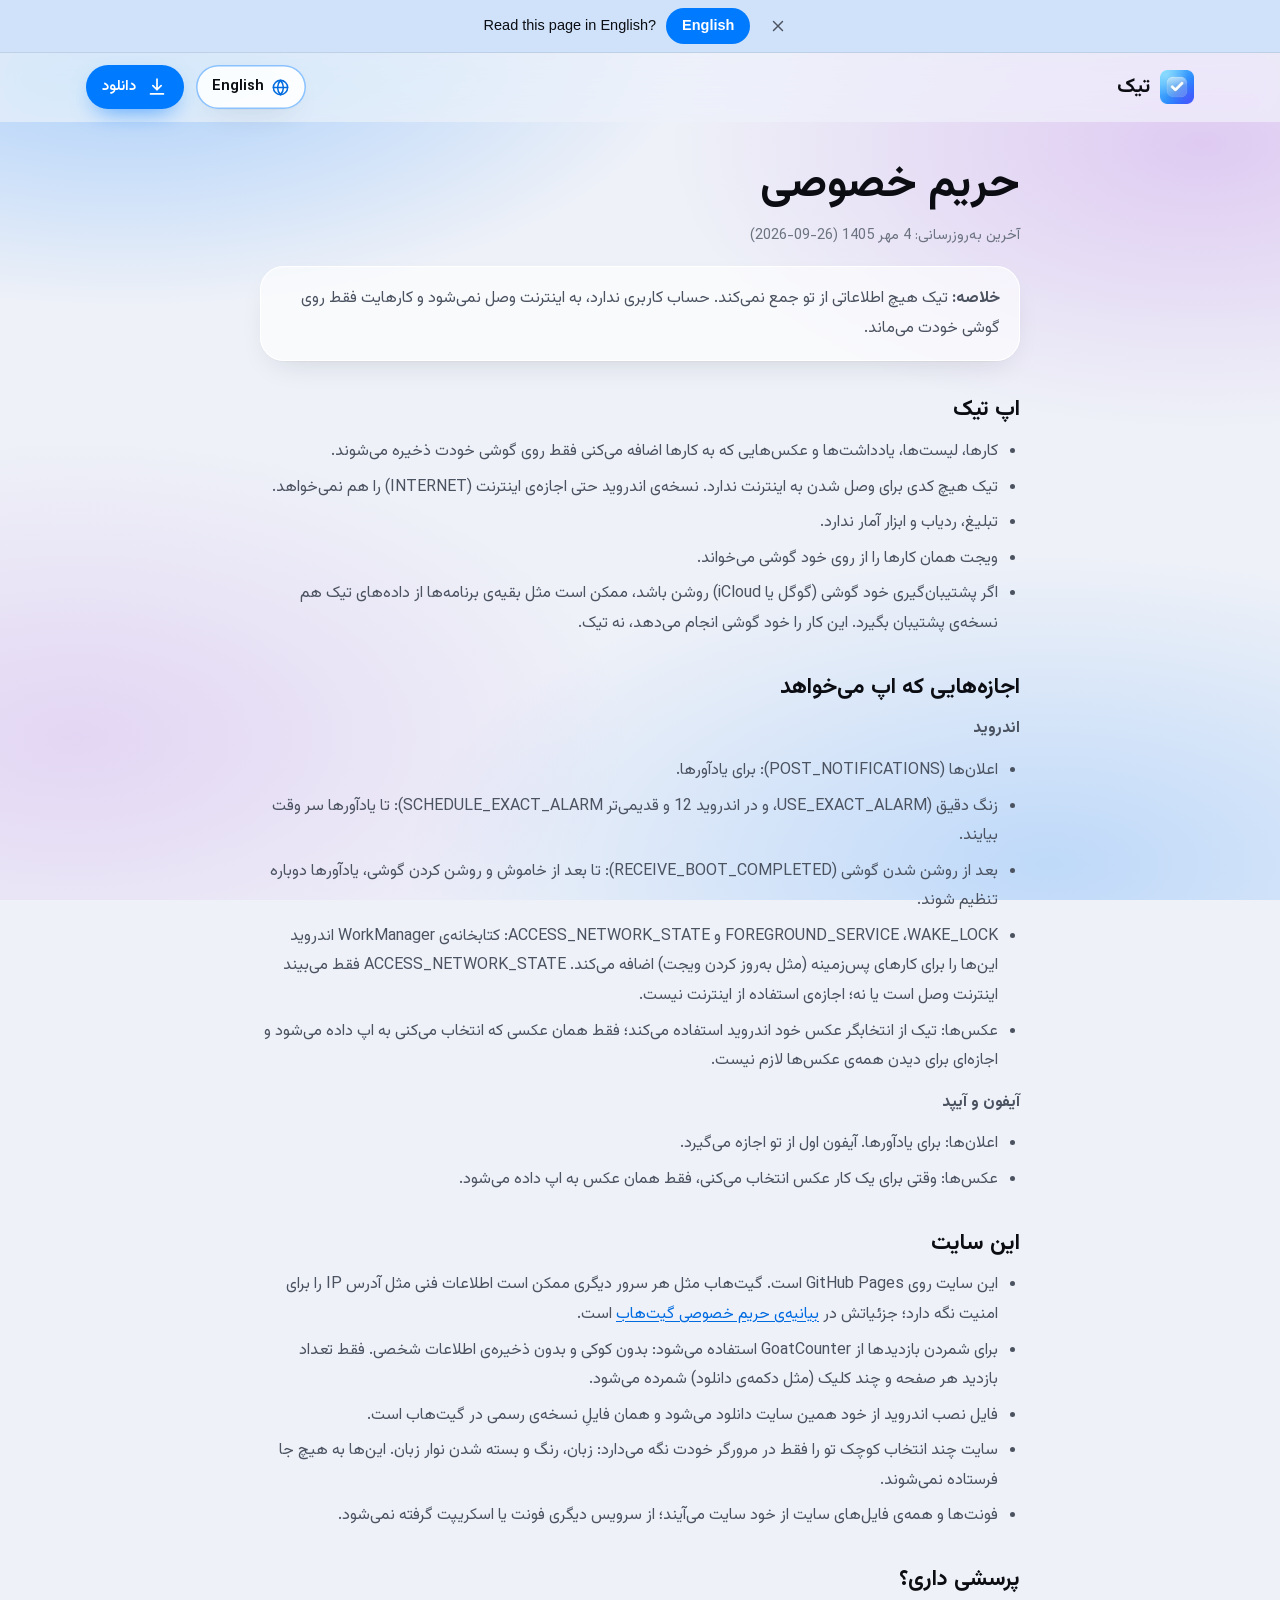
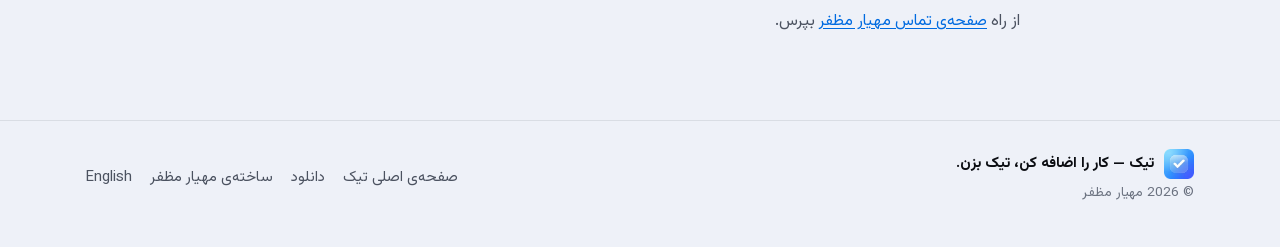
<file: privacy/index.html>
<!DOCTYPE html>
<html lang="fa" dir="rtl">
<head>
<meta charset="utf-8">
<meta name="viewport" content="width=device-width, initial-scale=1, viewport-fit=cover">
<script>
/* Runs before the page is drawn: the remembered language, the "English?" bar,
   the visitor's phone, in-app browsers and the saved color. */
(function () {
  var r = document.documentElement, L = r.lang, saved = {};
  try {
    if (/[?&]lang=fa\b/.test(location.search)) {
      localStorage.setItem('tik-lang', 'fa');
      history.replaceState(null, '', location.pathname + location.hash);
    }
    saved.lang = localStorage.getItem('tik-lang');
    saved.bar = localStorage.getItem('tik-langbar');
    saved.accent = localStorage.getItem('tik-accent');
  } catch (e) {}
  if (L === 'fa' && saved.lang === 'en') { location.replace('/en' + location.pathname + location.hash); return; }
  var langs = navigator.languages && navigator.languages.length ? navigator.languages : [navigator.language || ''];
  var fa = false;
  for (var i = 0; i < langs.length; i++) if (/^fa\b/i.test(langs[i])) fa = true;
  if (saved.bar !== 'closed' && ((L === 'fa' && !fa) || (L === 'en' && fa && saved.lang !== 'en'))) r.className += ' show-langbar';
  var ua = navigator.userAgent || '';
  r.setAttribute('data-device', /Android/i.test(ua) ? 'android' : (/iPhone|iPad|iPod/i.test(ua) || (/Macintosh/.test(ua) && navigator.maxTouchPoints > 1)) ? 'iphone' : 'other');
  if (/Telegram|Instagram|FBAN|FBAV|Line\/|; wv\)/i.test(ua) || window.TelegramWebviewProxy) r.className += ' inapp';
  if (saved.accent && /^[a-z]+$/.test(saved.accent)) r.setAttribute('data-accent', saved.accent);
  r.className += ' js';
})();
</script>

<title>حریم خصوصی — تیک</title>
<meta name="description" content="تیک هیچ اطلاعاتی از تو جمع نمی&zwnj;کند: حساب کاربری ندارد، به اینترنت وصل نمی&zwnj;شود و کارهایت فقط روی گوشی خودت می&zwnj;ماند.">
<link rel="canonical" href="https://tik.mahyarmozafar.ir/privacy/">
<link rel="alternate" hreflang="fa" href="https://tik.mahyarmozafar.ir/privacy/">
<link rel="alternate" hreflang="en" href="https://tik.mahyarmozafar.ir/en/privacy/">
<link rel="alternate" hreflang="x-default" href="https://tik.mahyarmozafar.ir/privacy/">
<meta name="color-scheme" content="light dark">
<meta name="theme-color" media="(prefers-color-scheme: light)" content="#EEF1F8">
<meta name="theme-color" media="(prefers-color-scheme: dark)" content="#07080D">
<link rel="icon" href="/favicon.ico" sizes="16x16 32x32 48x48">
<link rel="icon" type="image/png" sizes="96x96" href="/assets/icons/favicon-96.png">
<link rel="apple-touch-icon" href="/assets/icons/apple-touch-icon.png">
<link rel="manifest" href="/site.webmanifest">
<link rel="preload" href="/assets/fonts/vazirmatn-arabic-400.woff2" as="font" type="font/woff2" crossorigin>
<link rel="stylesheet" href="/css/style.css">
<meta property="og:type" content="article">
<meta property="og:site_name" content="تیک">
<meta property="og:title" content="حریم خصوصی تیک">
<meta property="og:description" content="تیک هیچ اطلاعاتی از تو جمع نمی&zwnj;کند. کارهایت فقط روی گوشی خودت می&zwnj;ماند.">
<meta property="og:url" content="https://tik.mahyarmozafar.ir/privacy/">
<meta property="og:image" content="https://tik.mahyarmozafar.ir/assets/og/og-fa.jpg">
<meta name="twitter:card" content="summary_large_image">
<script src="/js/main.js" defer></script>
</head>
<body>
<svg width="0" height="0" style="position:absolute" aria-hidden="true" focusable="false">
  <symbol id="i-globe" viewBox="0 0 24 24"><circle cx="12" cy="12" r="9"/><path d="M3 12h18M12 3c2.4 2.6 3.7 5.6 3.7 9s-1.3 6.4-3.7 9c-2.4-2.6-3.7-5.6-3.7-9S9.6 5.6 12 3z"/></symbol>
  <symbol id="i-download" viewBox="0 0 24 24"><path d="M12 3.5v11.5M7.5 10.5 12 15l4.5-4.5M5 19.5h14"/></symbol>
  <symbol id="i-iphone" viewBox="0 0 24 24"><rect x="6.5" y="2.5" width="11" height="19" rx="3"/><path d="M10.5 5.3h3"/></symbol>
  <symbol id="i-android" viewBox="0 0 24 24"><rect x="6.5" y="2.5" width="11" height="19" rx="2.4"/><circle cx="12" cy="5.4" r=".9"/><path d="M10 18.6h4"/></symbol>
  <symbol id="i-sun" viewBox="0 0 24 24"><circle cx="12" cy="12" r="4"/><path d="M12 2.5v2M12 19.5v2M4.6 4.6 6 6M18 18l1.4 1.4M2.5 12h2M19.5 12h2M4.6 19.4 6 18M18 6l1.4-1.4"/></symbol>
  <symbol id="i-sparkle" viewBox="0 0 24 24"><path d="M11 3.5 12.9 9l5.6 1.9-5.6 1.9L11 18.4l-1.9-5.6L3.5 10.9 9.1 9z"/><path d="M18.5 14.5l.9 2.4 2.4.9-2.4.9-.9 2.4-.9-2.4-2.4-.9 2.4-.9z"/></symbol>
  <symbol id="i-photo" viewBox="0 0 24 24"><rect x="3" y="4" width="18" height="16" rx="3.2"/><circle cx="9" cy="9.8" r="1.8"/><path d="m21 15.5-4.8-4.8L7 20"/></symbol>
  <symbol id="i-gear" viewBox="0 0 24 24"><circle cx="12" cy="12" r="3.1"/><path d="M19.3 13.4a7.6 7.6 0 0 0 0-2.8l2-1.6-2-3.5-2.4 1a7.4 7.4 0 0 0-2.4-1.4L14.1 2.5H9.9l-.4 2.6a7.4 7.4 0 0 0-2.4 1.4l-2.4-1-2 3.5 2 1.6a7.6 7.6 0 0 0 0 2.8l-2 1.6 2 3.5 2.4-1a7.4 7.4 0 0 0 2.4 1.4l.4 2.6h4.2l.4-2.6a7.4 7.4 0 0 0 2.4-1.4l2.4 1 2-3.5z"/></symbol>
  <symbol id="i-plus" viewBox="0 0 24 24"><path d="M12 5v14M5 12h14"/></symbol>
  <symbol id="i-x" viewBox="0 0 24 24"><path d="M6 6l12 12M18 6 6 18"/></symbol>
  <symbol id="i-chevron" viewBox="0 0 24 24"><path d="m6 9 6 6 6-6"/></symbol>
  <symbol id="i-calendar" viewBox="0 0 24 24"><rect x="3.5" y="5" width="17" height="15.5" rx="3"/><path d="M3.5 10h17M8 3v4M16 3v4"/></symbol>
  <symbol id="i-clock" viewBox="0 0 24 24"><circle cx="12" cy="12" r="8.5"/><path d="M12 7.5V12l3 2"/></symbol>
  <symbol id="i-repeat" viewBox="0 0 24 24"><path d="m17 2.5 3 3-3 3"/><path d="M4 11.5v-1a5 5 0 0 1 5-5h11"/><path d="m7 21.5-3-3 3-3"/><path d="M20 12.5v1a5 5 0 0 1-5 5H4"/></symbol>
  <symbol id="i-subtasks" viewBox="0 0 24 24"><path d="M10 6h10M10 12h10M10 18h10"/><path d="m3.8 6 1.2 1.2 2.2-2.4M3.8 12l1.2 1.2 2.2-2.4"/><circle cx="5.3" cy="18" r="1.3"/></symbol>
  <symbol id="i-bell" viewBox="0 0 24 24"><path d="M6 16.5V11a6 6 0 0 1 12 0v5.5l1.5 2h-15z"/><path d="M10 20.5a2 2 0 0 0 4 0"/></symbol>
  <symbol id="i-widget" viewBox="0 0 24 24"><rect x="3.5" y="3.5" width="7.5" height="7.5" rx="2"/><rect x="13" y="3.5" width="7.5" height="7.5" rx="2"/><rect x="3.5" y="13" width="17" height="7.5" rx="2"/></symbol>
  <symbol id="i-lists" viewBox="0 0 24 24"><path d="M12 3 3 7.5l9 4.5 9-4.5z"/><path d="m3 12 9 4.5 9-4.5"/><path d="m3 16.5 9 4.5 9-4.5"/></symbol>
  <symbol id="i-note" viewBox="0 0 24 24"><path d="M14 3.5H7A2.5 2.5 0 0 0 4.5 6v12A2.5 2.5 0 0 0 7 20.5h10a2.5 2.5 0 0 0 2.5-2.5V9z"/><path d="M14 3.5V9h5.5M8.5 13h7M8.5 16.5h4.5"/></symbol>
  <symbol id="i-bolt" viewBox="0 0 24 24"><path d="M13 2.5 4.5 13.5H11l-1 8 8.5-11H12z"/></symbol>
  <symbol id="i-translate" viewBox="0 0 24 24"><path d="M3.5 5.5h9M8 3.5v2M10.8 5.5c-.6 3.6-3 6.6-6.8 8.4"/><path d="M6.2 9.2c1 2 2.8 3.6 5 4.5"/><path d="m12.5 20.5 4-9 4 9M14 17.3h5"/></symbol>
  <symbol id="i-shamsi" viewBox="0 0 24 24"><rect x="3.5" y="5" width="17" height="15.5" rx="3"/><path d="M3.5 10h17M8 3v4M16 3v4M10.5 13.5h3v4"/></symbol>
  <symbol id="i-palette" viewBox="0 0 24 24"><path d="M12 3a9 9 0 1 0 0 18c1.2 0 1.8-.8 1.8-1.7 0-1.3-1.2-1.6-1.2-2.8 0-1 .8-1.7 1.8-1.7H17a4 4 0 0 0 4-4C21 6.5 17 3 12 3z"/><circle cx="7.5" cy="11" r="1.1"/><circle cx="10" cy="7" r="1.1"/><circle cx="15" cy="7.5" r="1.1"/></symbol>
  <symbol id="i-drop" viewBox="0 0 24 24"><path d="M12 3s6.5 7 6.5 11.5a6.5 6.5 0 0 1-13 0C5.5 10 12 3 12 3z"/><path d="M9 15a3 3 0 0 0 3 3"/></symbol>
  <symbol id="i-tablet" viewBox="0 0 24 24"><rect x="3.5" y="3" width="17" height="18" rx="2.5"/><path d="M10.5 18h3"/></symbol>
  <symbol id="i-lock" viewBox="0 0 24 24"><rect x="5" y="10.5" width="14" height="10" rx="2.5"/><path d="M8 10.5V8a4 4 0 0 1 8 0v2.5"/></symbol>
  <symbol id="i-copy" viewBox="0 0 24 24"><rect x="8.5" y="8.5" width="12" height="12" rx="2.5"/><path d="M15.5 8.5V6A2.5 2.5 0 0 0 13 3.5H6A2.5 2.5 0 0 0 3.5 6v7A2.5 2.5 0 0 0 6 15.5h2.5"/></symbol>
  <symbol id="i-code" viewBox="0 0 24 24"><path d="m8.5 8-4 4 4 4M15.5 8l4 4-4 4M13.5 5l-3 14"/></symbol>
  <symbol id="i-steps" viewBox="0 0 24 24"><path d="M9 6h11M9 12h11M9 18h11"/><path d="M4.5 6h.01M4.5 12h.01M4.5 18h.01" stroke-width="3"/></symbol>
  <symbol id="i-search" viewBox="0 0 24 24"><circle cx="11" cy="11" r="6.5"/><path d="m16 16 4.5 4.5"/></symbol>
  <symbol id="i-play" viewBox="0 0 24 24"><path d="M7.5 5.2v13.6L18.8 12z" fill="currentColor" stroke="none"/></symbol>
  <symbol id="i-seal" viewBox="0 0 24 24"><path d="M12 2.8l2.1 1.6 2.6-.3 1 2.4 2.4 1-.3 2.6 1.6 2.1-1.6 2.1.3 2.6-2.4 1-1 2.4-2.6-.3L12 21.2l-2.1-1.6-2.6.3-1-2.4-2.4-1 .3-2.6L2.8 12l1.6-2.1-.3-2.6 2.4-1 1-2.4 2.6.3z" fill="currentColor" stroke="none"/><path d="m8.4 12.2 2.4 2.4 4.8-4.9" stroke="#fff" stroke-width="2.2"/></symbol>
</svg>

<a class="skip" href="#main">رفتن به محتوای اصلی</a>
<div class="glow" aria-hidden="true"></div>

<div class="langbar" lang="en" dir="ltr" role="region" aria-label="Language">
  <p>Read this page in English?</p>
  <a class="langbar__go" href="/en/privacy/" hreflang="en" data-lang="en">English</a>
  <button class="langbar__close" type="button" aria-label="Close" data-langbar-close><svg class="i"><use href="#i-x"/></svg></button>
</div>

<header class="topbar" id="topbar">
  <div class="wrap topbar__in">
    <a class="brand" href="/"><img src="/assets/icons/tik-96.webp" width="34" height="34" alt=""><span>تیک</span></a>
    <span class="topbar__spacer"></span>
    <a class="lang-btn" href="/en/privacy/" hreflang="en" lang="en" data-lang="en"><svg class="i"><use href="#i-globe"/></svg>English</a>
    <a class="btn btn--accent btn--sm topbar__dl" href="/#download"><svg class="i"><use href="#i-download"/></svg>دانلود</a>
  </div>
</header>

<main id="main" class="wrap">
  <article class="prose">
    <h1>حریم خصوصی</h1>
    <p class="updated">آخرین به&zwnj;روزرسانی: <bdi>4</bdi> مهر <bdi>1405</bdi> (<bdi>2026-09-26</bdi>)</p>

    <div class="card">
      <p><strong>خلاصه:</strong> تیک هیچ اطلاعاتی از تو جمع نمی&zwnj;کند. حساب کاربری ندارد، به اینترنت وصل نمی&zwnj;شود و کارهایت فقط روی گوشی خودت می&zwnj;ماند.</p>
    </div>

    <h2>اپ تیک</h2>
    <ul>
      <li>کارها، لیست&zwnj;ها، یادداشت&zwnj;ها و عکس&zwnj;هایی که به کارها اضافه می&zwnj;کنی فقط روی گوشی خودت ذخیره می&zwnj;شوند.</li>
      <li>تیک هیچ کدی برای وصل شدن به اینترنت ندارد. نسخه&zwnj;ی اندروید حتی اجازه&zwnj;ی اینترنت (<bdi>INTERNET</bdi>) را هم نمی&zwnj;خواهد.</li>
      <li>تبلیغ، ردیاب و ابزار آمار ندارد.</li>
      <li>ویجت همان کارها را از روی خود گوشی می&zwnj;خواند.</li>
      <li>اگر پشتیبان&zwnj;گیری خود گوشی (گوگل یا <bdi>iCloud</bdi>) روشن باشد، ممکن است مثل بقیه&zwnj;ی برنامه&zwnj;ها از داده&zwnj;های تیک هم نسخه&zwnj;ی پشتیبان بگیرد. این کار را خود گوشی انجام می&zwnj;دهد، نه تیک.</li>
    </ul>

    <h2>اجازه&zwnj;هایی که اپ می&zwnj;خواهد</h2>
    <p><strong>اندروید</strong></p>
    <ul>
      <li>اعلان&zwnj;ها (<bdi>POST_NOTIFICATIONS</bdi>): برای یادآورها.</li>
      <li>زنگ دقیق (<bdi>USE_EXACT_ALARM</bdi>، و در اندروید <bdi>12</bdi> و قدیمی&zwnj;تر <bdi>SCHEDULE_EXACT_ALARM</bdi>): تا یادآورها سر وقت بیایند.</li>
      <li>بعد از روشن شدن گوشی (<bdi>RECEIVE_BOOT_COMPLETED</bdi>): تا بعد از خاموش و روشن کردن گوشی، یادآورها دوباره تنظیم شوند.</li>
      <li><bdi>WAKE_LOCK</bdi>، <bdi>FOREGROUND_SERVICE</bdi> و <bdi>ACCESS_NETWORK_STATE</bdi>: کتابخانه&zwnj;ی <bdi>WorkManager</bdi> اندروید این&zwnj;ها را برای کارهای پس&zwnj;زمینه (مثل به&zwnj;روز کردن ویجت) اضافه می&zwnj;کند. <bdi>ACCESS_NETWORK_STATE</bdi> فقط می&zwnj;بیند اینترنت وصل است یا نه؛ اجازه&zwnj;ی استفاده از اینترنت نیست.</li>
      <li>عکس&zwnj;ها: تیک از انتخابگر عکس خود اندروید استفاده می&zwnj;کند؛ فقط همان عکسی که انتخاب می&zwnj;کنی به اپ داده می&zwnj;شود و اجازه&zwnj;ای برای دیدن همه&zwnj;ی عکس&zwnj;ها لازم نیست.</li>
    </ul>
    <p><strong>آیفون و آیپد</strong></p>
    <ul>
      <li>اعلان&zwnj;ها: برای یادآورها. آیفون اول از تو اجازه می&zwnj;گیرد.</li>
      <li>عکس&zwnj;ها: وقتی برای یک کار عکس انتخاب می&zwnj;کنی، فقط همان عکس به اپ داده می&zwnj;شود.</li>
    </ul>

    <h2>این سایت</h2>
    <ul>
      <li>این سایت روی <bdi>GitHub Pages</bdi> است. گیت&zwnj;هاب مثل هر سرور دیگری ممکن است اطلاعات فنی مثل آدرس <bdi>IP</bdi> را برای امنیت نگه دارد؛ جزئیاتش در <a href="https://docs.github.com/site-policy/privacy-policies/github-general-privacy-statement" rel="noopener">بیانیه&zwnj;ی حریم خصوصی گیت&zwnj;هاب</a> است.</li>
      <li>برای شمردن بازدیدها از <bdi>GoatCounter</bdi> استفاده می&zwnj;شود: بدون کوکی و بدون ذخیره&zwnj;ی اطلاعات شخصی. فقط تعداد بازدید هر صفحه و چند کلیک (مثل دکمه&zwnj;ی دانلود) شمرده می&zwnj;شود.</li>
      <li>فایل نصب اندروید از خود همین سایت دانلود می&zwnj;شود و همان فایلِ نسخه&zwnj;ی رسمی در گیت&zwnj;هاب است.</li>
      <li>سایت چند انتخاب کوچک تو را فقط در مرورگر خودت نگه می&zwnj;دارد: زبان، رنگ و بسته شدن نوار زبان. این&zwnj;ها به هیچ جا فرستاده نمی&zwnj;شوند.</li>
      <li>فونت&zwnj;ها و همه&zwnj;ی فایل&zwnj;های سایت از خود سایت می&zwnj;آیند؛ از سرویس دیگری فونت یا اسکریپت گرفته نمی&zwnj;شود.</li>
    </ul>

    <h2>پرسشی داری؟</h2>
    <p>از راه <a href="https://mahyarmozafar.ir/#contact">صفحه&zwnj;ی تماس مهیار مظفر</a> بپرس.</p>
  </article>
</main>

<footer class="footer">
  <div class="wrap footer__in">
    <div>
      <p class="footer__brand"><img src="/assets/icons/tik-96.webp" width="30" height="30" alt="">تیک — کار را اضافه کن، تیک بزن.</p>
      <small>© <bdi>2026</bdi> مهیار مظفر</small>
    </div>
    <ul class="footer__links">
      <li><a href="/">صفحه&zwnj;ی اصلی تیک</a></li>
      <li><a href="/#download">دانلود</a></li>
      <li><a href="https://mahyarmozafar.ir/">ساخته&zwnj;ی مهیار مظفر</a></li>
      <li><a href="/en/privacy/" hreflang="en" lang="en" data-lang="en">English</a></li>
    </ul>
  </div>
</footer>
</body>
</html>
</file>
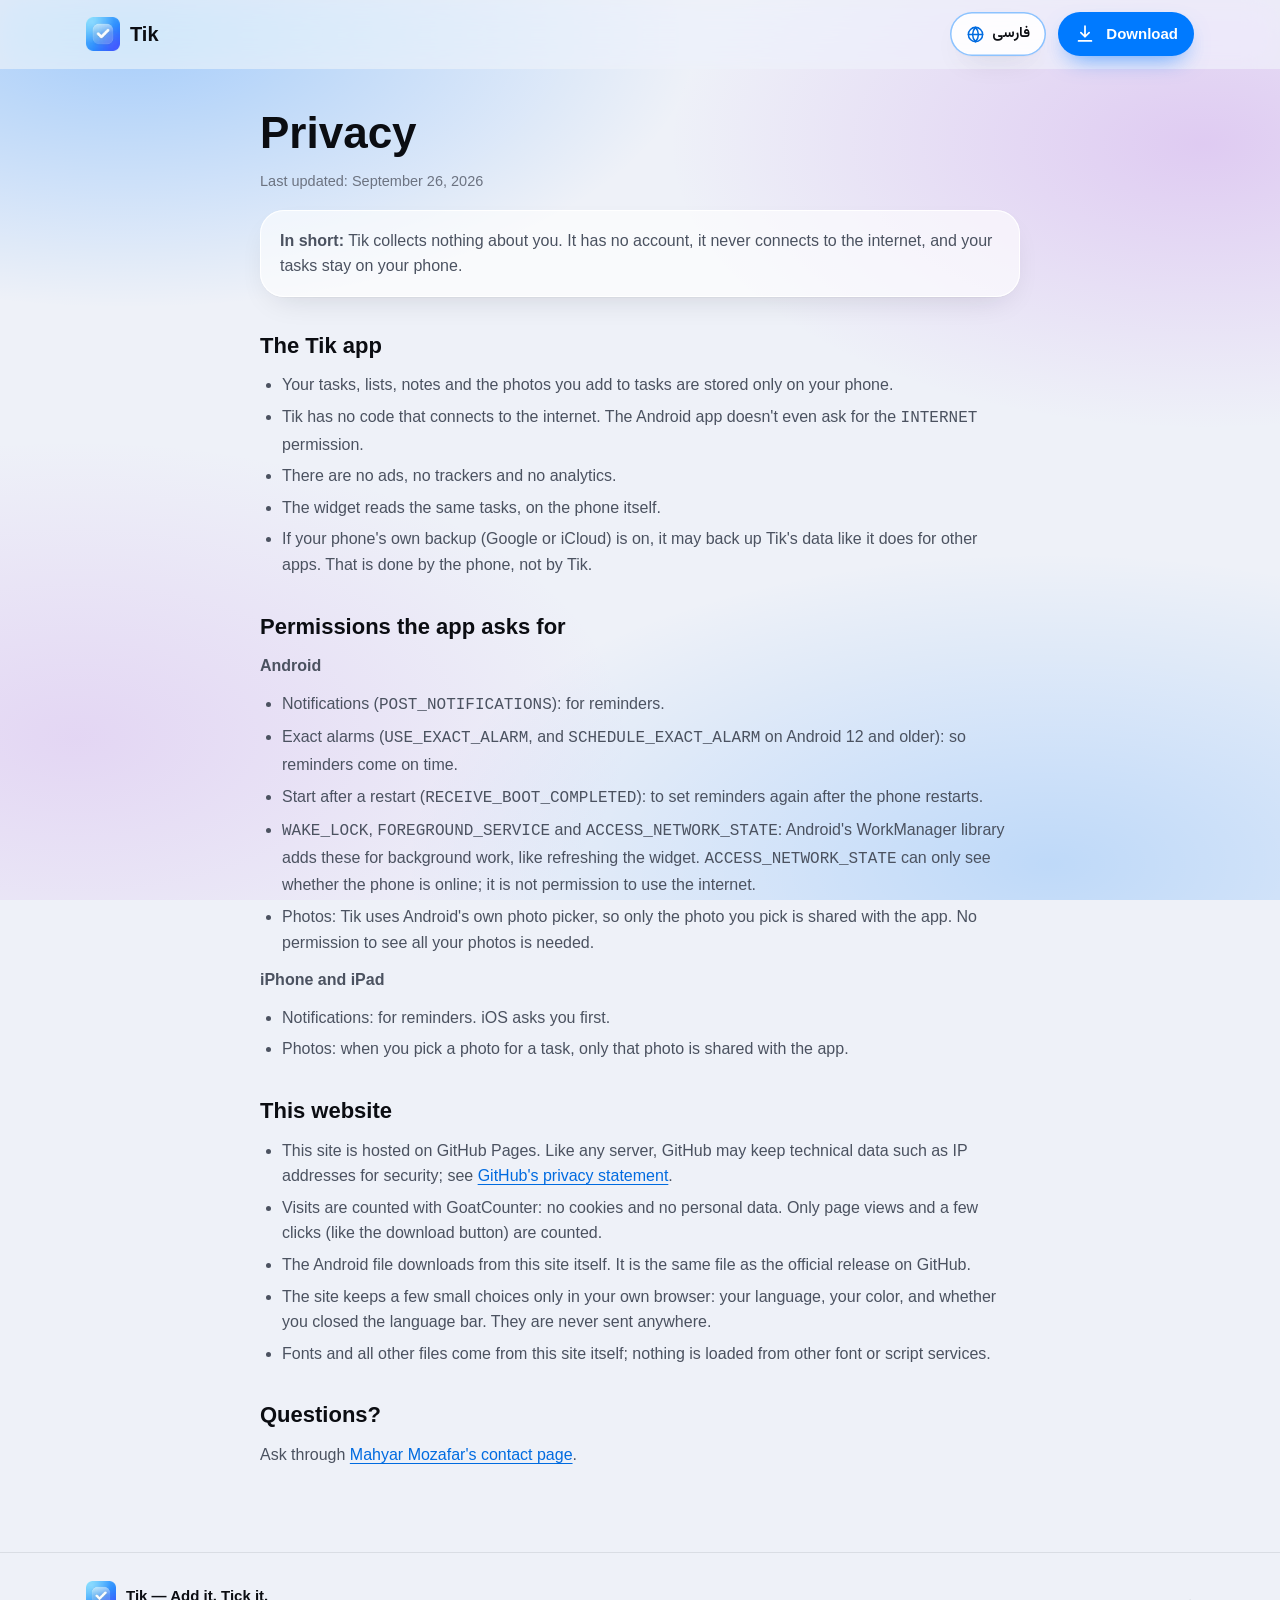
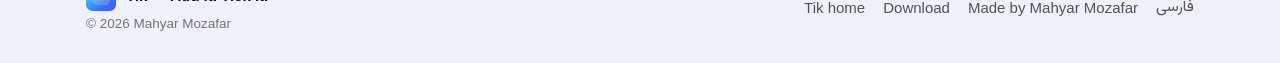
<file: en/privacy/index.html>
<!DOCTYPE html>
<html lang="en" dir="ltr">
<head>
<meta charset="utf-8">
<meta name="viewport" content="width=device-width, initial-scale=1, viewport-fit=cover">
<script>
/* Runs before the page is drawn: the remembered language, the "English?" bar,
   the visitor's phone, in-app browsers and the saved color. */
(function () {
  var r = document.documentElement, L = r.lang, saved = {};
  try {
    if (/[?&]lang=fa\b/.test(location.search)) {
      localStorage.setItem('tik-lang', 'fa');
      history.replaceState(null, '', location.pathname + location.hash);
    }
    saved.lang = localStorage.getItem('tik-lang');
    saved.bar = localStorage.getItem('tik-langbar');
    saved.accent = localStorage.getItem('tik-accent');
  } catch (e) {}
  if (L === 'fa' && saved.lang === 'en') { location.replace('/en' + location.pathname + location.hash); return; }
  var langs = navigator.languages && navigator.languages.length ? navigator.languages : [navigator.language || ''];
  var fa = false;
  for (var i = 0; i < langs.length; i++) if (/^fa\b/i.test(langs[i])) fa = true;
  if (saved.bar !== 'closed' && ((L === 'fa' && !fa) || (L === 'en' && fa && saved.lang !== 'en'))) r.className += ' show-langbar';
  var ua = navigator.userAgent || '';
  r.setAttribute('data-device', /Android/i.test(ua) ? 'android' : (/iPhone|iPad|iPod/i.test(ua) || (/Macintosh/.test(ua) && navigator.maxTouchPoints > 1)) ? 'iphone' : 'other');
  if (/Telegram|Instagram|FBAN|FBAV|Line\/|; wv\)/i.test(ua) || window.TelegramWebviewProxy) r.className += ' inapp';
  if (saved.accent && /^[a-z]+$/.test(saved.accent)) r.setAttribute('data-accent', saved.accent);
  r.className += ' js';
})();
</script>

<title>Privacy — Tik</title>
<meta name="description" content="Tik collects nothing about you: no account, no internet, and your tasks stay on your phone.">
<link rel="canonical" href="https://tik.mahyarmozafar.ir/en/privacy/">
<link rel="alternate" hreflang="fa" href="https://tik.mahyarmozafar.ir/privacy/">
<link rel="alternate" hreflang="en" href="https://tik.mahyarmozafar.ir/en/privacy/">
<link rel="alternate" hreflang="x-default" href="https://tik.mahyarmozafar.ir/privacy/">
<meta name="color-scheme" content="light dark">
<meta name="theme-color" media="(prefers-color-scheme: light)" content="#EEF1F8">
<meta name="theme-color" media="(prefers-color-scheme: dark)" content="#07080D">
<link rel="icon" href="/favicon.ico" sizes="16x16 32x32 48x48">
<link rel="icon" type="image/png" sizes="96x96" href="/assets/icons/favicon-96.png">
<link rel="apple-touch-icon" href="/assets/icons/apple-touch-icon.png">
<link rel="manifest" href="/site.webmanifest">
<link rel="stylesheet" href="/css/style.css">
<meta property="og:type" content="article">
<meta property="og:site_name" content="Tik">
<meta property="og:title" content="Tik's privacy">
<meta property="og:description" content="Tik collects nothing about you. Your tasks stay on your phone.">
<meta property="og:url" content="https://tik.mahyarmozafar.ir/en/privacy/">
<meta property="og:image" content="https://tik.mahyarmozafar.ir/assets/og/og-en.jpg">
<meta name="twitter:card" content="summary_large_image">
<script src="/js/main.js" defer></script>
</head>
<body>
<svg width="0" height="0" style="position:absolute" aria-hidden="true" focusable="false">
  <symbol id="i-globe" viewBox="0 0 24 24"><circle cx="12" cy="12" r="9"/><path d="M3 12h18M12 3c2.4 2.6 3.7 5.6 3.7 9s-1.3 6.4-3.7 9c-2.4-2.6-3.7-5.6-3.7-9S9.6 5.6 12 3z"/></symbol>
  <symbol id="i-download" viewBox="0 0 24 24"><path d="M12 3.5v11.5M7.5 10.5 12 15l4.5-4.5M5 19.5h14"/></symbol>
  <symbol id="i-iphone" viewBox="0 0 24 24"><rect x="6.5" y="2.5" width="11" height="19" rx="3"/><path d="M10.5 5.3h3"/></symbol>
  <symbol id="i-android" viewBox="0 0 24 24"><rect x="6.5" y="2.5" width="11" height="19" rx="2.4"/><circle cx="12" cy="5.4" r=".9"/><path d="M10 18.6h4"/></symbol>
  <symbol id="i-sun" viewBox="0 0 24 24"><circle cx="12" cy="12" r="4"/><path d="M12 2.5v2M12 19.5v2M4.6 4.6 6 6M18 18l1.4 1.4M2.5 12h2M19.5 12h2M4.6 19.4 6 18M18 6l1.4-1.4"/></symbol>
  <symbol id="i-sparkle" viewBox="0 0 24 24"><path d="M11 3.5 12.9 9l5.6 1.9-5.6 1.9L11 18.4l-1.9-5.6L3.5 10.9 9.1 9z"/><path d="M18.5 14.5l.9 2.4 2.4.9-2.4.9-.9 2.4-.9-2.4-2.4-.9 2.4-.9z"/></symbol>
  <symbol id="i-photo" viewBox="0 0 24 24"><rect x="3" y="4" width="18" height="16" rx="3.2"/><circle cx="9" cy="9.8" r="1.8"/><path d="m21 15.5-4.8-4.8L7 20"/></symbol>
  <symbol id="i-gear" viewBox="0 0 24 24"><circle cx="12" cy="12" r="3.1"/><path d="M19.3 13.4a7.6 7.6 0 0 0 0-2.8l2-1.6-2-3.5-2.4 1a7.4 7.4 0 0 0-2.4-1.4L14.1 2.5H9.9l-.4 2.6a7.4 7.4 0 0 0-2.4 1.4l-2.4-1-2 3.5 2 1.6a7.6 7.6 0 0 0 0 2.8l-2 1.6 2 3.5 2.4-1a7.4 7.4 0 0 0 2.4 1.4l.4 2.6h4.2l.4-2.6a7.4 7.4 0 0 0 2.4-1.4l2.4 1 2-3.5z"/></symbol>
  <symbol id="i-plus" viewBox="0 0 24 24"><path d="M12 5v14M5 12h14"/></symbol>
  <symbol id="i-x" viewBox="0 0 24 24"><path d="M6 6l12 12M18 6 6 18"/></symbol>
  <symbol id="i-chevron" viewBox="0 0 24 24"><path d="m6 9 6 6 6-6"/></symbol>
  <symbol id="i-calendar" viewBox="0 0 24 24"><rect x="3.5" y="5" width="17" height="15.5" rx="3"/><path d="M3.5 10h17M8 3v4M16 3v4"/></symbol>
  <symbol id="i-clock" viewBox="0 0 24 24"><circle cx="12" cy="12" r="8.5"/><path d="M12 7.5V12l3 2"/></symbol>
  <symbol id="i-repeat" viewBox="0 0 24 24"><path d="m17 2.5 3 3-3 3"/><path d="M4 11.5v-1a5 5 0 0 1 5-5h11"/><path d="m7 21.5-3-3 3-3"/><path d="M20 12.5v1a5 5 0 0 1-5 5H4"/></symbol>
  <symbol id="i-subtasks" viewBox="0 0 24 24"><path d="M10 6h10M10 12h10M10 18h10"/><path d="m3.8 6 1.2 1.2 2.2-2.4M3.8 12l1.2 1.2 2.2-2.4"/><circle cx="5.3" cy="18" r="1.3"/></symbol>
  <symbol id="i-bell" viewBox="0 0 24 24"><path d="M6 16.5V11a6 6 0 0 1 12 0v5.5l1.5 2h-15z"/><path d="M10 20.5a2 2 0 0 0 4 0"/></symbol>
  <symbol id="i-widget" viewBox="0 0 24 24"><rect x="3.5" y="3.5" width="7.5" height="7.5" rx="2"/><rect x="13" y="3.5" width="7.5" height="7.5" rx="2"/><rect x="3.5" y="13" width="17" height="7.5" rx="2"/></symbol>
  <symbol id="i-lists" viewBox="0 0 24 24"><path d="M12 3 3 7.5l9 4.5 9-4.5z"/><path d="m3 12 9 4.5 9-4.5"/><path d="m3 16.5 9 4.5 9-4.5"/></symbol>
  <symbol id="i-note" viewBox="0 0 24 24"><path d="M14 3.5H7A2.5 2.5 0 0 0 4.5 6v12A2.5 2.5 0 0 0 7 20.5h10a2.5 2.5 0 0 0 2.5-2.5V9z"/><path d="M14 3.5V9h5.5M8.5 13h7M8.5 16.5h4.5"/></symbol>
  <symbol id="i-bolt" viewBox="0 0 24 24"><path d="M13 2.5 4.5 13.5H11l-1 8 8.5-11H12z"/></symbol>
  <symbol id="i-translate" viewBox="0 0 24 24"><path d="M3.5 5.5h9M8 3.5v2M10.8 5.5c-.6 3.6-3 6.6-6.8 8.4"/><path d="M6.2 9.2c1 2 2.8 3.6 5 4.5"/><path d="m12.5 20.5 4-9 4 9M14 17.3h5"/></symbol>
  <symbol id="i-shamsi" viewBox="0 0 24 24"><rect x="3.5" y="5" width="17" height="15.5" rx="3"/><path d="M3.5 10h17M8 3v4M16 3v4M10.5 13.5h3v4"/></symbol>
  <symbol id="i-palette" viewBox="0 0 24 24"><path d="M12 3a9 9 0 1 0 0 18c1.2 0 1.8-.8 1.8-1.7 0-1.3-1.2-1.6-1.2-2.8 0-1 .8-1.7 1.8-1.7H17a4 4 0 0 0 4-4C21 6.5 17 3 12 3z"/><circle cx="7.5" cy="11" r="1.1"/><circle cx="10" cy="7" r="1.1"/><circle cx="15" cy="7.5" r="1.1"/></symbol>
  <symbol id="i-drop" viewBox="0 0 24 24"><path d="M12 3s6.5 7 6.5 11.5a6.5 6.5 0 0 1-13 0C5.5 10 12 3 12 3z"/><path d="M9 15a3 3 0 0 0 3 3"/></symbol>
  <symbol id="i-tablet" viewBox="0 0 24 24"><rect x="3.5" y="3" width="17" height="18" rx="2.5"/><path d="M10.5 18h3"/></symbol>
  <symbol id="i-lock" viewBox="0 0 24 24"><rect x="5" y="10.5" width="14" height="10" rx="2.5"/><path d="M8 10.5V8a4 4 0 0 1 8 0v2.5"/></symbol>
  <symbol id="i-copy" viewBox="0 0 24 24"><rect x="8.5" y="8.5" width="12" height="12" rx="2.5"/><path d="M15.5 8.5V6A2.5 2.5 0 0 0 13 3.5H6A2.5 2.5 0 0 0 3.5 6v7A2.5 2.5 0 0 0 6 15.5h2.5"/></symbol>
  <symbol id="i-code" viewBox="0 0 24 24"><path d="m8.5 8-4 4 4 4M15.5 8l4 4-4 4M13.5 5l-3 14"/></symbol>
  <symbol id="i-steps" viewBox="0 0 24 24"><path d="M9 6h11M9 12h11M9 18h11"/><path d="M4.5 6h.01M4.5 12h.01M4.5 18h.01" stroke-width="3"/></symbol>
  <symbol id="i-search" viewBox="0 0 24 24"><circle cx="11" cy="11" r="6.5"/><path d="m16 16 4.5 4.5"/></symbol>
  <symbol id="i-play" viewBox="0 0 24 24"><path d="M7.5 5.2v13.6L18.8 12z" fill="currentColor" stroke="none"/></symbol>
  <symbol id="i-seal" viewBox="0 0 24 24"><path d="M12 2.8l2.1 1.6 2.6-.3 1 2.4 2.4 1-.3 2.6 1.6 2.1-1.6 2.1.3 2.6-2.4 1-1 2.4-2.6-.3L12 21.2l-2.1-1.6-2.6.3-1-2.4-2.4-1 .3-2.6L2.8 12l1.6-2.1-.3-2.6 2.4-1 1-2.4 2.6.3z" fill="currentColor" stroke="none"/><path d="m8.4 12.2 2.4 2.4 4.8-4.9" stroke="#fff" stroke-width="2.2"/></symbol>
</svg>

<a class="skip" href="#main">Skip to the main content</a>
<div class="glow" aria-hidden="true"></div>

<div class="langbar" lang="fa" dir="rtl" role="region" aria-label="زبان">
  <p>این صفحه فارسی هم دارد.</p>
  <a class="langbar__go" href="/privacy/?lang=fa" hreflang="fa" data-lang="fa">فارسی</a>
  <button class="langbar__close" type="button" aria-label="بستن" data-langbar-close><svg class="i"><use href="#i-x"/></svg></button>
</div>

<header class="topbar" id="topbar">
  <div class="wrap topbar__in">
    <a class="brand" href="/en/"><img src="/assets/icons/tik-96.webp" width="34" height="34" alt=""><span>Tik</span></a>
    <span class="topbar__spacer"></span>
    <a class="lang-btn" href="/privacy/?lang=fa" hreflang="fa" lang="fa" data-lang="fa"><svg class="i"><use href="#i-globe"/></svg>فارسی</a>
    <a class="btn btn--accent btn--sm topbar__dl" href="/en/#download"><svg class="i"><use href="#i-download"/></svg>Download</a>
  </div>
</header>

<main id="main" class="wrap">
  <article class="prose">
    <h1>Privacy</h1>
    <p class="updated">Last updated: September 26, 2026</p>

    <div class="card">
      <p><strong>In short:</strong> Tik collects nothing about you. It has no account, it never connects to the internet, and your tasks stay on your phone.</p>
    </div>

    <h2>The Tik app</h2>
    <ul>
      <li>Your tasks, lists, notes and the photos you add to tasks are stored only on your phone.</li>
      <li>Tik has no code that connects to the internet. The Android app doesn't even ask for the <code>INTERNET</code> permission.</li>
      <li>There are no ads, no trackers and no analytics.</li>
      <li>The widget reads the same tasks, on the phone itself.</li>
      <li>If your phone's own backup (Google or iCloud) is on, it may back up Tik's data like it does for other apps. That is done by the phone, not by Tik.</li>
    </ul>

    <h2>Permissions the app asks for</h2>
    <p><strong>Android</strong></p>
    <ul>
      <li>Notifications (<code>POST_NOTIFICATIONS</code>): for reminders.</li>
      <li>Exact alarms (<code>USE_EXACT_ALARM</code>, and <code>SCHEDULE_EXACT_ALARM</code> on Android 12 and older): so reminders come on time.</li>
      <li>Start after a restart (<code>RECEIVE_BOOT_COMPLETED</code>): to set reminders again after the phone restarts.</li>
      <li><code>WAKE_LOCK</code>, <code>FOREGROUND_SERVICE</code> and <code>ACCESS_NETWORK_STATE</code>: Android's WorkManager library adds these for background work, like refreshing the widget. <code>ACCESS_NETWORK_STATE</code> can only see whether the phone is online; it is not permission to use the internet.</li>
      <li>Photos: Tik uses Android's own photo picker, so only the photo you pick is shared with the app. No permission to see all your photos is needed.</li>
    </ul>
    <p><strong>iPhone and iPad</strong></p>
    <ul>
      <li>Notifications: for reminders. iOS asks you first.</li>
      <li>Photos: when you pick a photo for a task, only that photo is shared with the app.</li>
    </ul>

    <h2>This website</h2>
    <ul>
      <li>This site is hosted on GitHub Pages. Like any server, GitHub may keep technical data such as IP addresses for security; see <a href="https://docs.github.com/site-policy/privacy-policies/github-general-privacy-statement" rel="noopener">GitHub's privacy statement</a>.</li>
      <li>Visits are counted with GoatCounter: no cookies and no personal data. Only page views and a few clicks (like the download button) are counted.</li>
      <li>The Android file downloads from this site itself. It is the same file as the official release on GitHub.</li>
      <li>The site keeps a few small choices only in your own browser: your language, your color, and whether you closed the language bar. They are never sent anywhere.</li>
      <li>Fonts and all other files come from this site itself; nothing is loaded from other font or script services.</li>
    </ul>

    <h2>Questions?</h2>
    <p>Ask through <a href="https://mahyarmozafar.ir/#contact">Mahyar Mozafar's contact page</a>.</p>
  </article>
</main>

<footer class="footer">
  <div class="wrap footer__in">
    <div>
      <p class="footer__brand"><img src="/assets/icons/tik-96.webp" width="30" height="30" alt="">Tik — Add it. Tick it.</p>
      <small>© 2026 Mahyar Mozafar</small>
    </div>
    <ul class="footer__links">
      <li><a href="/en/">Tik home</a></li>
      <li><a href="/en/#download">Download</a></li>
      <li><a href="https://mahyarmozafar.ir/">Made by Mahyar Mozafar</a></li>
      <li><a href="/privacy/?lang=fa" hreflang="fa" lang="fa" data-lang="fa">فارسی</a></li>
    </ul>
  </div>
</footer>
</body>
</html>
</file>
<file: css/style.css>
/* Tik website — phone first, then wider screens.
   Colors, glass and shapes follow the app. Farsi uses Vazirmatn (only the
   subsets that are needed); English uses the phone's own system font. */

/* ---------- Fonts ---------- */
@font-face { font-family: 'Vazirmatn'; font-weight: 400; font-display: swap; src: url('../assets/fonts/vazirmatn-arabic-400.woff2') format('woff2'); unicode-range: U+0600-06FF, U+0750-077F, U+0870-088E, U+0890-0891, U+0897-08E1, U+08E3-08FF, U+200C-200F, U+2010-2011, U+204F, U+2E41, U+FB50-FDFF, U+FE70-FE74, U+FE76-FEFC; }
@font-face { font-family: 'Vazirmatn'; font-weight: 600; font-display: swap; src: url('../assets/fonts/vazirmatn-arabic-600.woff2') format('woff2'); unicode-range: U+0600-06FF, U+0750-077F, U+0870-088E, U+0890-0891, U+0897-08E1, U+08E3-08FF, U+200C-200F, U+2010-2011, U+204F, U+2E41, U+FB50-FDFF, U+FE70-FE74, U+FE76-FEFC; }
@font-face { font-family: 'Vazirmatn'; font-weight: 700; font-display: swap; src: url('../assets/fonts/vazirmatn-arabic-700.woff2') format('woff2'); unicode-range: U+0600-06FF, U+0750-077F, U+0870-088E, U+0890-0891, U+0897-08E1, U+08E3-08FF, U+200C-200F, U+2010-2011, U+204F, U+2E41, U+FB50-FDFF, U+FE70-FE74, U+FE76-FEFC; }
@font-face { font-family: 'Vazirmatn'; font-weight: 400; font-display: swap; src: url('../assets/fonts/vazirmatn-latin-400.woff2') format('woff2'); unicode-range: U+0000-00FF, U+0131, U+0152-0153, U+02BB-02BC, U+02C6, U+02DA, U+02DC, U+0304, U+0308, U+0329, U+2000-206F, U+20AC, U+2122, U+2191, U+2193, U+2212, U+2215, U+FEFF, U+FFFD; }
@font-face { font-family: 'Vazirmatn'; font-weight: 600; font-display: swap; src: url('../assets/fonts/vazirmatn-latin-600.woff2') format('woff2'); unicode-range: U+0000-00FF, U+0131, U+0152-0153, U+02BB-02BC, U+02C6, U+02DA, U+02DC, U+0304, U+0308, U+0329, U+2000-206F, U+20AC, U+2122, U+2191, U+2193, U+2212, U+2215, U+FEFF, U+FFFD; }
@font-face { font-family: 'Vazirmatn'; font-weight: 700; font-display: swap; src: url('../assets/fonts/vazirmatn-latin-700.woff2') format('woff2'); unicode-range: U+0000-00FF, U+0131, U+0152-0153, U+02BB-02BC, U+02C6, U+02DA, U+02DC, U+0304, U+0308, U+0329, U+2000-206F, U+20AC, U+2122, U+2191, U+2193, U+2212, U+2215, U+FEFF, U+FFFD; }

/* ---------- Tokens ---------- */
:root {
  color-scheme: light dark;

  /* The 11 accent colors come from the app (Palette.kt). Blue is the default. */
  --acc-l: #007AFF; --acc-d: #0A84FF; --par-l: #AF52DE; --par-d: #BF5AF2;
  --ink-l: #006BE0; --ink-d: #0A84FF; --on-l: #FFFFFF; --on-d: #FFFFFF;

  --accent: var(--acc-l);
  --partner: var(--par-l);
  --ink: var(--ink-l);            /* accent color for text: always readable */
  --on-accent: var(--on-l);       /* text on an accent background */

  --bg: #EEF1F8;
  --text: #0B0D12;
  --text-2: #4B5260;
  --text-3: #6C7381;
  --card: rgba(255, 255, 255, .62);
  --card-strong: rgba(255, 255, 255, .8);
  --card-border: rgba(255, 255, 255, .92);
  --line: rgba(15, 23, 42, .09);
  --field: rgba(118, 118, 128, .12);
  --shadow: 0 1px 1px rgba(16, 24, 40, .03), 0 12px 32px -14px rgba(16, 24, 40, .16);
  --glass: rgba(255, 255, 255, .6);
  --glass-strong: rgba(255, 255, 255, .86);
  --glass-border: rgba(255, 255, 255, .8);
  --glass-shadow: 0 10px 34px -12px rgba(16, 24, 40, .28);
  --sheet-bg: rgba(246, 247, 251, .9);

  --red: #FF3B30; --orange: #FF9500; --green: #34C759; --blue: #007AFF; --pink: #FF2D55;
  --circle: rgba(60, 60, 67, .32);

  --radius-xl: 30px;
  --radius-lg: 24px;
  --radius: 18px;
  --ease: cubic-bezier(.22, .8, .24, 1);
  --spring: cubic-bezier(.3, 1.3, .5, 1);
  --topbar-h: 60px;
  --pad-l: max(16px, env(safe-area-inset-left));
  --pad-r: max(16px, env(safe-area-inset-right));
  --dir: 1;

  --font-fa: 'Vazirmatn', Tahoma, system-ui, sans-serif;
  --font-en: -apple-system, BlinkMacSystemFont, 'SF Pro Text', 'Segoe UI', Roboto, 'Helvetica Neue', Arial, sans-serif;
}
[dir="rtl"] { --dir: -1; }

[data-accent="blue"]{--acc-l:#007AFF;--acc-d:#0A84FF;--par-l:#AF52DE;--par-d:#BF5AF2;--ink-l:#006BE0;--ink-d:#0A84FF;--on-l:#FFFFFF;--on-d:#FFFFFF}
[data-accent="indigo"]{--acc-l:#5856D6;--acc-d:#5E5CE6;--par-l:#32ADE6;--par-d:#64D2FF;--ink-l:#5856D6;--ink-d:#7573EA;--on-l:#FFFFFF;--on-d:#FFFFFF}
[data-accent="purple"]{--acc-l:#AF52DE;--acc-d:#BF5AF2;--par-l:#FF2D55;--par-d:#FF375F;--ink-l:#9E4AC8;--ink-d:#BF5AF2;--on-l:#FFFFFF;--on-d:#FFFFFF}
[data-accent="pink"]{--acc-l:#FF2D55;--acc-d:#FF375F;--par-l:#FF9500;--par-d:#FF9F0A;--ink-l:#D62647;--ink-d:#FF375F;--on-l:#FFFFFF;--on-d:#FFFFFF}
[data-accent="red"]{--acc-l:#FF3B30;--acc-d:#FF453A;--par-l:#FF9500;--par-d:#FF9F0A;--ink-l:#D13027;--ink-d:#FF453A;--on-l:#FFFFFF;--on-d:#FFFFFF}
[data-accent="orange"]{--acc-l:#FF9500;--acc-d:#FF9F0A;--par-l:#FF2D55;--par-d:#FF375F;--ink-l:#A35F00;--ink-d:#FF9F0A;--on-l:#0B0D12;--on-d:#0B0D12}
[data-accent="yellow"]{--acc-l:#FFCC00;--acc-d:#FFD60A;--par-l:#FF9500;--par-d:#FF9F0A;--ink-l:#8A6E00;--ink-d:#FFD60A;--on-l:#0B0D12;--on-d:#0B0D12}
[data-accent="green"]{--acc-l:#34C759;--acc-d:#30D158;--par-l:#30B0C7;--par-d:#40CBE0;--ink-l:#217F39;--ink-d:#30D158;--on-l:#0B0D12;--on-d:#0B0D12}
[data-accent="mint"]{--acc-l:#00C7BE;--acc-d:#63E6E2;--par-l:#007AFF;--par-d:#0A84FF;--ink-l:#007B76;--ink-d:#63E6E2;--on-l:#0B0D12;--on-d:#0B0D12}
[data-accent="teal"]{--acc-l:#30B0C7;--acc-d:#40CBE0;--par-l:#5856D6;--par-d:#5E5CE6;--ink-l:#227B8B;--ink-d:#40CBE0;--on-l:#0B0D12;--on-d:#0B0D12}
[data-accent="graphite"]{--acc-l:#8E8E93;--acc-d:#8E8E93;--par-l:#007AFF;--par-d:#0A84FF;--ink-l:#6F6F73;--ink-d:#8E8E93;--on-l:#FFFFFF;--on-d:#FFFFFF}

@media (prefers-color-scheme: dark) {
  :root {
    --accent: var(--acc-d);
    --partner: var(--par-d);
    --ink: var(--ink-d);
    --on-accent: var(--on-d);

    --bg: #07080D;
    --text: #F2F4F8;
    --text-2: #AAB1BE;
    --text-3: #858C9A;
    --card: rgba(30, 32, 45, .58);
    --card-strong: rgba(30, 32, 45, .82);
    --card-border: rgba(255, 255, 255, .07);
    --line: rgba(255, 255, 255, .09);
    --field: rgba(118, 118, 128, .26);
    --shadow: 0 1px 1px rgba(0, 0, 0, .25), 0 16px 36px -16px rgba(0, 0, 0, .7);
    --glass: rgba(34, 36, 50, .58);
    --glass-strong: rgba(44, 46, 62, .9);
    --glass-border: rgba(255, 255, 255, .1);
    --glass-shadow: 0 12px 34px -12px rgba(0, 0, 0, .7);
    --sheet-bg: rgba(22, 24, 34, .9);

    --red: #FF453A; --orange: #FF9F0A; --green: #30D158; --blue: #0A84FF; --pink: #FF375F;
    --circle: rgba(235, 235, 245, .3);
  }
}

/* ---------- Base ---------- */
*, *::before, *::after { box-sizing: border-box; }
html {
  -webkit-text-size-adjust: 100%;
  text-size-adjust: 100%;
  scroll-behavior: smooth;
  scroll-padding-top: calc(var(--topbar-h) + 16px);
  scroll-padding-bottom: 110px;
}
body {
  margin: 0;
  min-height: 100dvh;
  background: var(--bg);
  color: var(--text);
  font-family: var(--font-fa);
  font-size: 16px;
  line-height: 1.85;
  -webkit-font-smoothing: antialiased;
  -moz-osx-font-smoothing: grayscale;
  overflow-x: clip;
  -webkit-tap-highlight-color: transparent;
}
html[lang="en"] body { font-family: var(--font-en); line-height: 1.6; }
html[lang="en"] [lang="fa"] { font-family: var(--font-fa); }
html[lang="fa"] .en-font, .langbar[lang="en"] { font-family: var(--font-en); }

img, svg, video, canvas { display: block; max-width: 100%; }
a { color: var(--ink); text-underline-offset: .2em; }
button { font: inherit; color: inherit; }
h1, h2, h3 { line-height: 1.35; margin: 0; }
p { margin: 0; }
bdi { unicode-bidi: isolate; }
code, .mono { font-family: ui-monospace, 'SF Mono', Menlo, Consolas, monospace; direction: ltr; unicode-bidi: isolate; }
::selection { background: color-mix(in srgb, var(--accent) 28%, transparent); }
:focus-visible { outline: 3px solid color-mix(in srgb, var(--accent) 65%, transparent); outline-offset: 2px; }
.i { width: 22px; height: 22px; flex: none; fill: none; stroke: currentColor; stroke-width: 1.9; stroke-linecap: round; stroke-linejoin: round; }
[dir="rtl"] .flip { transform: scaleX(-1); }

.sr-only { position: absolute; width: 1px; height: 1px; margin: -1px; padding: 0; overflow: hidden; clip: rect(0 0 0 0); white-space: nowrap; border: 0; }
.skip { position: absolute; z-index: 100; inset-inline-start: 12px; top: 8px; padding: 10px 16px; border-radius: 12px; background: var(--accent); color: var(--on-accent); font-weight: 600; text-decoration: none; transform: translateY(-160%); transition: transform .2s; }
.skip:focus { transform: none; }

.wrap { width: 100%; max-width: 1140px; margin-inline: auto; padding-left: var(--pad-l); padding-right: var(--pad-r); }

/* The soft glow behind everything, like the app's mesh background. It is a
   fixed layer with plain gradients, so it costs almost nothing to scroll. */
.glow { position: fixed; top: 0; left: 0; right: 0; height: 100lvh; z-index: -1; pointer-events: none; background: var(--bg); }
.glow::before {
  content: "";
  position: absolute;
  inset: 0;
  background:
    radial-gradient(62% 42% at 10% 4%, color-mix(in srgb, var(--accent) 30%, transparent), transparent 72%),
    radial-gradient(58% 44% at 94% 16%, color-mix(in srgb, var(--partner) 24%, transparent), transparent 72%),
    radial-gradient(70% 48% at 82% 96%, color-mix(in srgb, var(--accent) 20%, transparent), transparent 72%),
    radial-gradient(60% 46% at 6% 82%, color-mix(in srgb, var(--partner) 17%, transparent), transparent 72%);
}
@media (prefers-color-scheme: dark) { .glow::before { opacity: .8; } }

/* ---------- Buttons ---------- */
.btn {
  position: relative;
  display: inline-flex;
  align-items: center;
  justify-content: center;
  gap: 10px;
  min-height: 48px;
  padding: 0 22px;
  border: 0;
  border-radius: 999px;
  font-weight: 600;
  font-size: 16px;
  line-height: 1.3;
  text-decoration: none;
  cursor: pointer;
  touch-action: manipulation;
  transition: transform .18s var(--ease), background-color .2s, box-shadow .2s;
}
.btn:active { transform: scale(.97); }
.btn--accent { background: var(--accent); color: var(--on-accent); box-shadow: 0 10px 24px -10px color-mix(in srgb, var(--accent) 75%, transparent); }
.btn--glass { background: var(--glass-strong); color: var(--text); box-shadow: inset 0 0 0 1px var(--line), var(--shadow); }
.btn--lg { min-height: 60px; padding: 0 26px; font-size: 17px; }
.btn--lg .i { width: 24px; height: 24px; }
.btn__text { display: flex; flex-direction: column; align-items: flex-start; text-align: start; }
.btn__meta { font-size: 13px; font-weight: 400; opacity: .82; }
.btn--sm { min-height: 44px; padding: 0 16px; font-size: 15px; }

/* ---------- Language bar ---------- */
.langbar {
  display: none;
  align-items: center;
  justify-content: center;
  gap: 10px;
  padding: 8px 12px;
  padding-top: max(8px, env(safe-area-inset-top));
  background: color-mix(in srgb, var(--accent) 13%, var(--bg));
  border-bottom: 1px solid var(--line);
  font-size: 14.5px;
  line-height: 1.45;
  text-align: center;
}
.show-langbar .langbar { display: flex; }
.langbar p { min-width: 0; }
.langbar__go, .langbar__close { flex: none; }
.langbar__go { position: relative; display: inline-flex; align-items: center; min-height: 36px; padding: 0 16px; border-radius: 999px; background: var(--accent); color: var(--on-accent); font-weight: 700; text-decoration: none; }
.langbar__close { position: relative; display: grid; place-items: center; width: 36px; height: 36px; border: 0; border-radius: 50%; background: transparent; color: var(--text-2); cursor: pointer; }
.langbar__close .i { width: 18px; height: 18px; }
.langbar__go::after, .langbar__close::after { content: ""; position: absolute; inset: -6px; }

/* ---------- Top bar ---------- */
.topbar {
  position: sticky;
  top: 0;
  z-index: 40;
  background: color-mix(in srgb, var(--bg) 70%, transparent);
  -webkit-backdrop-filter: blur(16px) saturate(1.8);
  backdrop-filter: blur(16px) saturate(1.8);
  border-bottom: 1px solid transparent;
  transition: border-color .25s;
}
.topbar.is-scrolled { border-bottom-color: var(--line); }
.topbar__in { display: flex; align-items: center; gap: 12px; height: var(--topbar-h); }
.brand { display: inline-flex; align-items: center; gap: 10px; min-height: 44px; color: var(--text); font-size: 20px; font-weight: 700; text-decoration: none; }
.brand img { width: 34px; height: 34px; }
.topnav { display: none; }
.topbar__spacer { flex: 1; }
.lang-btn {
  position: relative;
  display: inline-flex;
  align-items: center;
  gap: 7px;
  min-height: 44px;
  padding: 0 16px;
  border-radius: 999px;
  background: var(--glass-strong);
  box-shadow: inset 0 0 0 1.5px color-mix(in srgb, var(--accent) 45%, transparent), var(--shadow);
  color: var(--text);
  font-size: 15px;
  font-weight: 600;
  text-decoration: none;
  touch-action: manipulation;
}
.lang-btn .i { width: 19px; height: 19px; color: var(--ink); }
.topbar__dl { display: none; }

/* ---------- Hero ---------- */
.hero { display: grid; gap: 34px; padding-top: 30px; padding-bottom: 12px; }
.hero__text { text-align: center; }
.hero__icon { width: 80px; height: 80px; margin: 0 auto 16px; filter: drop-shadow(0 16px 26px color-mix(in srgb, var(--accent) 38%, transparent)); }
.pill { display: inline-flex; align-items: center; gap: 6px; padding: 5px 13px; border-radius: 999px; background: color-mix(in srgb, var(--accent) 12%, transparent); color: var(--ink); font-size: 14px; font-weight: 600; }
.hero h1 { margin-top: 14px; font-size: clamp(36px, 10.5vw, 66px); font-weight: 700; line-height: 1.25; }
html[lang="en"] .hero h1 { letter-spacing: -.03em; line-height: 1.08; }
.grad { color: var(--ink); white-space: nowrap; }
@supports ((-webkit-background-clip: text) or (background-clip: text)) {
  .grad {
    background-image: linear-gradient(90deg, var(--accent), var(--partner));
    -webkit-background-clip: text;
    background-clip: text;
    color: transparent;
  }
  [dir="rtl"] .grad { background-image: linear-gradient(270deg, var(--accent), var(--partner)); }
}
.hero__sub { margin: 16px auto 0; max-width: 34em; color: var(--text-2); font-size: 17.5px; }
.hero__cta { display: flex; flex-direction: column; gap: 12px; margin: 26px auto 0; max-width: 420px; }
.hero__cta .btn { width: 100%; }
.hero__trust { margin-top: 16px; color: var(--text-3); font-size: 14.5px; }
.cta-ios { order: 2; }
[data-device="iphone"] .cta-ios { order: -1; background: var(--accent); color: var(--on-accent); box-shadow: 0 10px 24px -10px color-mix(in srgb, var(--accent) 75%, transparent); }
[data-device="iphone"] .cta-android { background: var(--glass-strong); color: var(--text); box-shadow: inset 0 0 0 1px var(--line), var(--shadow); }

.inapp-hint { display: none; margin-top: 12px; padding: 14px 16px; border-radius: var(--radius); background: color-mix(in srgb, var(--orange) 14%, var(--card-strong)); box-shadow: inset 0 0 0 1px color-mix(in srgb, var(--orange) 35%, transparent); text-align: start; font-size: 15px; line-height: 1.7; }
.inapp[data-device="android"] .inapp-hint { display: block; }
.inapp-hint strong { display: block; margin-bottom: 4px; }
.inapp-hint .btn { display: flex; width: max-content; margin-top: 12px; }
.inapp-hint bdi { white-space: nowrap; }

/* ---------- Live demo ---------- */
.demo { display: flex; flex-direction: column; align-items: center; gap: 16px; }
.phone {
  --w: clamp(260px, min(84vw, calc((100svh - 176px) * .4755)), 330px);
  position: relative;
  width: var(--w);
  aspect-ratio: .4755;
  padding: calc(var(--w) * .028);
  border-radius: calc(var(--w) * .168);
  background: linear-gradient(150deg, #34363d, #0d0e11 38%, #1d1e23);
  box-shadow: inset 0 0 0 1px rgba(255, 255, 255, .08), 0 34px 60px -24px rgba(16, 24, 40, .5), 0 12px 26px -14px rgba(16, 24, 40, .35);
}
.phone__screen {
  position: relative;
  width: 100%;
  height: 100%;
  overflow: hidden;
  border-radius: calc(var(--w) * .142);
  container-type: inline-size;
  isolation: isolate;
  background: #F3F5FB;
  transform: translateZ(0);
}
@media (prefers-color-scheme: dark) { .phone__screen { background: #0A0B12; } }

/* Inside the phone everything is measured in app points (the screen is 380
   points wide), so the demo stays a sharp copy of the app at any size. */
.app {
  --pt: calc(100cqw / 380);
  position: absolute;
  inset: 0;
  color: var(--text);
  font-size: calc(16 * var(--pt));
  line-height: 1.3;
  user-select: none;
  -webkit-user-select: none;
}
.app::before {
  content: "";
  position: absolute;
  inset: 0;
  z-index: -1;
  background:
    radial-gradient(70% 38% at 0% 6%, color-mix(in srgb, var(--accent) 34%, transparent), transparent 75%),
    radial-gradient(64% 36% at 100% 10%, color-mix(in srgb, var(--accent) 24%, transparent), transparent 75%),
    radial-gradient(80% 44% at 30% 46%, color-mix(in srgb, var(--partner) 22%, transparent), transparent 75%),
    radial-gradient(70% 40% at 100% 88%, color-mix(in srgb, var(--accent) 26%, transparent), transparent 75%);
}
.app__status { position: absolute; top: 0; left: 0; right: 0; height: calc(50 * var(--pt)); display: flex; align-items: center; justify-content: space-between; padding: calc(3 * var(--pt)) calc(28 * var(--pt)) 0 calc(40 * var(--pt)); font-family: var(--font-en); font-size: calc(16 * var(--pt)); font-weight: 600; }
.app__island { position: absolute; top: calc(10 * var(--pt)); left: 50%; width: calc(114 * var(--pt)); height: calc(33 * var(--pt)); margin-left: calc(-57 * var(--pt)); border-radius: 999px; background: #000; }
.app__sys { display: flex; align-items: center; gap: calc(5 * var(--pt)); }
.app__sys svg { height: calc(12 * var(--pt)); width: auto; fill: currentColor; }
.app__head { position: absolute; top: calc(56 * var(--pt)); left: calc(20 * var(--pt)); right: calc(18 * var(--pt)); display: flex; align-items: flex-start; justify-content: space-between; }
.app__date { color: var(--ink); font-size: calc(14 * var(--pt)); font-weight: 600; line-height: 1.3; margin-top: calc(6 * var(--pt)); }
html[lang="en"] .app__date { text-transform: uppercase; letter-spacing: .02em; }
.app__title { font-size: calc(32 * var(--pt)); font-weight: 700; line-height: 1.2; }
html[lang="en"] .app__title { letter-spacing: -.01em; }
.app__gear { display: grid; place-items: center; width: calc(48 * var(--pt)); height: calc(48 * var(--pt)); margin-top: calc(2 * var(--pt)); padding: 0; border: 0; border-radius: 50%; background: var(--glass-strong); box-shadow: inset 0 0 0 1px var(--glass-border), 0 calc(4 * var(--pt)) calc(14 * var(--pt)) rgba(16, 24, 40, .1); color: var(--ink); cursor: pointer; touch-action: manipulation; }
.app__gear svg { width: calc(22 * var(--pt)); height: calc(22 * var(--pt)); }

.app__progress { position: absolute; top: calc(134 * var(--pt)); left: calc(14 * var(--pt)); right: calc(14 * var(--pt)); padding: calc(16 * var(--pt)) calc(18 * var(--pt)) calc(18 * var(--pt)); border-radius: calc(24 * var(--pt)); background: var(--card-strong); box-shadow: inset 0 0 0 1px var(--card-border), 0 calc(6 * var(--pt)) calc(18 * var(--pt)) rgba(16, 24, 40, .06); }
.app__progress-row { display: flex; align-items: center; justify-content: space-between; gap: calc(8 * var(--pt)); font-size: calc(16 * var(--pt)); }
.app__count { font-weight: 600; display: inline-flex; align-items: center; gap: calc(8 * var(--pt)); }
.app__count svg { display: none; width: calc(22 * var(--pt)); height: calc(22 * var(--pt)); color: var(--accent); }
.app__pct { color: var(--text-2); }
.is-all-done .app__count { color: var(--ink); }
.is-all-done .app__count svg { display: block; }
.app__bar { position: relative; height: calc(8 * var(--pt)); margin-top: calc(12 * var(--pt)); border-radius: 99px; background: var(--field); overflow: hidden; }
.app__bar span { position: absolute; inset: 0; border-radius: inherit; background: linear-gradient(90deg, var(--partner), var(--accent)); transform: scaleX(var(--p, 0)); transform-origin: left; transition: transform .55s var(--ease); }
[dir="rtl"] .app__bar span { background: linear-gradient(270deg, var(--partner), var(--accent)); transform-origin: right; }

/* The list never scrolls by itself, so a finger on the demo always scrolls the page. */
.app__list { position: absolute; top: calc(226 * var(--pt)); left: 0; right: 0; bottom: 0; margin: 0; padding: 0 calc(14 * var(--pt)); list-style: none; overflow: hidden; }
.task { margin-bottom: calc(9 * var(--pt)); transition: transform .5s cubic-bezier(.2, .9, .25, 1); }
.task.is-new { animation: task-in .45s var(--spring) both; }
@keyframes task-in { from { opacity: 0; transform: translateY(calc(10 * var(--pt))) scale(.96); } }
.task__btn {
  display: grid;
  grid-template-columns: calc(24 * var(--pt)) minmax(0, 1fr) auto;
  gap: calc(12 * var(--pt));
  align-items: start;
  width: 100%;
  min-height: calc(56 * var(--pt));
  padding: calc(14 * var(--pt)) calc(16 * var(--pt)) calc(13 * var(--pt));
  border: 0;
  border-radius: calc(22 * var(--pt));
  background: var(--card-strong);
  box-shadow: inset 0 0 0 1px var(--card-border);
  color: inherit;
  font-size: calc(16 * var(--pt));
  text-align: start;
  cursor: pointer;
  touch-action: manipulation;
  transition: transform .15s var(--ease);
}
.task__btn:active { transform: scale(.985); }
.task__check { position: relative; width: calc(23 * var(--pt)); height: calc(23 * var(--pt)); margin-top: calc(-1 * var(--pt)); border: calc(2 * var(--pt)) solid var(--prio, var(--circle)); border-radius: 50%; transition: background-color .2s, border-color .2s; }
.task__check svg { position: absolute; inset: calc(3.5 * var(--pt)); width: auto; height: auto; stroke: #fff; stroke-width: 3.2; fill: none; stroke-linecap: round; stroke-linejoin: round; stroke-dasharray: 24; stroke-dashoffset: 24; transition: stroke-dashoffset .28s var(--ease) .05s; }
.is-done .task__check { background: var(--accent); border-color: var(--accent); }
.is-done .task__check svg { stroke-dashoffset: 0; stroke: var(--on-accent); }
.task__body { min-width: 0; }
.task__title { position: relative; display: inline-block; max-width: 100%; overflow: hidden; white-space: nowrap; text-overflow: ellipsis; vertical-align: top; line-height: 1.35; transition: color .25s; }
.task__title::after { content: ""; position: absolute; left: 0; right: 0; top: 54%; height: calc(1.4 * var(--pt)); background: currentColor; transform: scaleX(0); transform-origin: left; transition: transform .3s var(--ease); }
[dir="rtl"] .task__title::after { transform-origin: right; }
.is-done .task__title { color: var(--text-3); }
.is-done .task__title::after { transform: scaleX(1); }
.task__meta { display: flex; flex-wrap: wrap; align-items: center; gap: calc(4 * var(--pt)) calc(11 * var(--pt)); margin-top: calc(5 * var(--pt)); color: var(--text-2); font-size: calc(12.5 * var(--pt)); line-height: 1.3; }
.is-done .task__meta { color: var(--text-3); }
.meta { display: inline-flex; align-items: center; gap: calc(4.5 * var(--pt)); }
.meta svg { width: calc(15 * var(--pt)); height: calc(15 * var(--pt)); fill: none; stroke: currentColor; stroke-width: 2; stroke-linecap: round; stroke-linejoin: round; }
.meta--late { color: var(--red); }
.is-done .meta--late { color: var(--text-3); }
.meta__dot { width: calc(7.5 * var(--pt)); height: calc(7.5 * var(--pt)); border-radius: 50%; background: var(--c); }
.task__prio { color: var(--prio); font-size: calc(14 * var(--pt)); font-weight: 700; letter-spacing: -.08em; font-family: var(--font-en); line-height: 1.35; }
.is-done .task__prio { opacity: 0; }
[data-prio="high"] { --prio: var(--red); }
[data-prio="medium"] { --prio: var(--orange); }

.app__quick { position: absolute; left: calc(14 * var(--pt)); right: calc(14 * var(--pt)); bottom: calc(104 * var(--pt)); height: calc(56 * var(--pt)); pointer-events: none; }
.quick {
  position: absolute;
  top: calc(4 * var(--pt));
  bottom: calc(4 * var(--pt));
  left: 0;
  right: calc(66 * var(--pt));
  display: flex;
  align-items: center;
  margin: 0;
  padding: 0 calc(18 * var(--pt));
  border-radius: 999px;
  background: var(--glass-strong);
  box-shadow: inset 0 0 0 1px var(--glass-border), 0 calc(8 * var(--pt)) calc(24 * var(--pt)) rgba(16, 24, 40, .16);
  clip-path: inset(0 0 0 calc(100% - 48 * var(--pt)) round 999px);
  opacity: 0;
  transition: clip-path .5s var(--ease), opacity .18s;
}
[dir="rtl"] .quick { left: calc(66 * var(--pt)); right: 0; clip-path: inset(0 calc(100% - 48 * var(--pt)) 0 0 round 999px); }
.quick__input { width: 100%; min-width: 0; border: 0; outline: 0; background: transparent; color: var(--text); font: inherit; font-size: max(16px, calc(16 * var(--pt))); padding: 0; }
.quick__input::placeholder { color: var(--text-3); }
.is-adding .app__quick { pointer-events: auto; }
.is-adding .quick { clip-path: inset(0 0 0 0 round 999px); opacity: 1; }
.fab {
  position: absolute;
  right: 0;
  top: 0;
  display: grid;
  place-items: center;
  width: calc(56 * var(--pt));
  height: calc(56 * var(--pt));
  padding: 0;
  border: 0;
  border-radius: 50%;
  background: var(--accent);
  color: var(--on-accent);
  box-shadow: 0 calc(10 * var(--pt)) calc(22 * var(--pt)) color-mix(in srgb, var(--accent) 45%, transparent);
  cursor: pointer;
  pointer-events: auto;
  touch-action: manipulation;
  transition: transform .2s var(--ease);
}
[dir="rtl"] .fab { right: auto; left: 0; }
.fab:active { transform: scale(.94); }
.fab svg { width: calc(24 * var(--pt)); height: calc(24 * var(--pt)); stroke: currentColor; stroke-width: 2.6; stroke-linecap: round; fill: none; transition: transform .45s var(--spring); }
.is-adding .fab svg { transform: rotate(135deg); }

.app__tabs { position: absolute; left: 50%; bottom: calc(24 * var(--pt)); display: flex; width: calc(266 * var(--pt)); margin-left: calc(-133 * var(--pt)); padding: calc(5 * var(--pt)); border-radius: 999px; background: var(--glass-strong); box-shadow: inset 0 0 0 1px var(--glass-border), 0 calc(10 * var(--pt)) calc(26 * var(--pt)) rgba(16, 24, 40, .14); }
.app__tab { flex: 1; display: flex; flex-direction: column; align-items: center; justify-content: center; gap: calc(3 * var(--pt)); height: calc(56 * var(--pt)); border-radius: 999px; color: var(--text); font-size: calc(11 * var(--pt)); font-weight: 600; cursor: pointer; }
.app__tab svg { width: calc(24 * var(--pt)); height: calc(24 * var(--pt)); fill: none; stroke: currentColor; stroke-width: 2; stroke-linecap: round; stroke-linejoin: round; }
.app__tab.is-active { color: var(--ink); background: color-mix(in srgb, var(--text) 7%, transparent); }
.app__home { position: absolute; left: 50%; bottom: calc(8 * var(--pt)); width: calc(132 * var(--pt)); height: calc(5 * var(--pt)); margin-left: calc(-66 * var(--pt)); border-radius: 99px; background: var(--text); opacity: .85; }
.app__toast { position: absolute; left: calc(24 * var(--pt)); right: calc(24 * var(--pt)); bottom: calc(176 * var(--pt)); margin: 0; padding: calc(11 * var(--pt)) calc(15 * var(--pt)); border-radius: calc(17 * var(--pt)); background: color-mix(in srgb, var(--text) 88%, transparent); color: var(--bg); font-size: calc(13.5 * var(--pt)); line-height: 1.45; text-align: center; opacity: 0; transform: translateY(calc(10 * var(--pt))); transition: opacity .25s, transform .35s var(--ease); pointer-events: none; }
.app__toast.is-shown { opacity: 1; transform: none; }
.app__confetti { position: absolute; inset: 0; width: 100%; height: 100%; pointer-events: none; z-index: 5; }

.demo__hint { max-width: 320px; color: var(--text-2); font-size: 15px; line-height: 1.7; text-align: center; }
.colors { display: flex; align-items: center; justify-content: center; flex-wrap: wrap; gap: 12px; }
.colors__dots { display: none; gap: 8px; }
.color-dot { position: relative; width: 30px; height: 30px; padding: 0; border: 0; border-radius: 50%; background: var(--c); box-shadow: inset 0 0 0 1px rgba(0, 0, 0, .08); cursor: pointer; touch-action: manipulation; transition: transform .2s var(--spring); }
.color-dot::after { content: ""; position: absolute; inset: -5px; border-radius: 50%; box-shadow: 0 0 0 2.5px var(--c); opacity: 0; transform: scale(.85); transition: opacity .2s, transform .25s var(--spring); }
.color-dot[aria-pressed="true"]::after { opacity: 1; transform: none; }
.color-dot:active { transform: scale(.9); }
.colors__btn .swatch { width: 18px; height: 18px; border-radius: 50%; background: var(--accent); box-shadow: inset 0 0 0 1px rgba(0, 0, 0, .1); }

/* ---------- Sections ---------- */
.section { padding-top: 76px; }
.section__head { text-align: center; max-width: 640px; margin: 0 auto 28px; }
.section__head h2 { margin-top: 12px; font-size: clamp(28px, 7.4vw, 44px); font-weight: 700; line-height: 1.3; }
html[lang="en"] .section__head h2 { letter-spacing: -.02em; line-height: 1.15; }
.section__head p { margin-top: 12px; color: var(--text-2); font-size: 17px; }
.card { background: var(--card); border-radius: var(--radius-lg); box-shadow: inset 0 0 0 1px var(--card-border), var(--shadow); }

/* Features: compact rows on phones (icon beside text), a grid on wide screens. */
.features { display: grid; gap: 12px; }
.feature { display: grid; grid-template-columns: 46px 1fr; gap: 4px 14px; align-items: start; padding: 18px; }
.feature__icon { grid-row: span 2; display: grid; place-items: center; width: 46px; height: 46px; border-radius: 15px; background: color-mix(in srgb, var(--accent) 13%, transparent); color: var(--ink); }
.feature h3 { font-size: 17.5px; font-weight: 700; line-height: 1.4; }
.feature p { color: var(--text-2); font-size: 15.5px; line-height: 1.75; }
html[lang="en"] .feature p { line-height: 1.55; }

/* Screens: switches, a swipe gallery, extras and videos. */
.switches { display: flex; flex-wrap: wrap; justify-content: center; gap: 10px; margin-bottom: 22px; }
.seg { position: relative; display: grid; grid-template-columns: 1fr 1fr; min-width: 156px; padding: 4px; border-radius: 999px; background: var(--field); }
.seg button { position: relative; z-index: 1; min-height: 44px; padding: 0 14px; border: 0; border-radius: 999px; background: transparent; color: var(--text-2); font-size: 15px; font-weight: 600; cursor: pointer; touch-action: manipulation; transition: color .2s; }
.seg button[aria-checked="true"] { color: var(--text); }
.seg__thumb { position: absolute; top: 4px; bottom: 4px; inset-inline-start: 4px; width: calc(50% - 4px); border-radius: 999px; background: var(--glass-strong); box-shadow: 0 2px 8px rgba(16, 24, 40, .12), inset 0 0 0 1px var(--glass-border); transform: translateX(calc(var(--i, 0) * 100% * var(--dir))); transition: transform .35s var(--spring); }

.gallery {
  display: grid;
  grid-auto-flow: column;
  grid-auto-columns: min(64vw, 270px);
  gap: 16px;
  margin-left: calc(-1 * var(--pad-l));
  margin-right: calc(-1 * var(--pad-r));
  padding: 6px var(--pad-r) 18px var(--pad-l);
  overflow-x: auto;
  overscroll-behavior-x: contain;
  scroll-snap-type: x mandatory;
  scroll-padding-inline: var(--pad-l);
  scrollbar-width: none;
}
.gallery::-webkit-scrollbar { display: none; }
.gallery > * { scroll-snap-align: center; }
.shot { margin: 0; }
.shot__frame { position: relative; aspect-ratio: 506 / 1100; overflow: hidden; border-radius: 13% / 6%; background: var(--card); box-shadow: inset 0 0 0 1px var(--card-border), var(--shadow); }
.shot__frame img, .shot__frame video { width: 100%; height: 100%; object-fit: cover; transition: opacity .22s; }
.shot__frame img.is-swapping { opacity: .35; }
.shot figcaption, .vid figcaption, .extras figcaption { margin-top: 12px; color: var(--text-2); font-size: 15px; font-weight: 600; text-align: center; }
.dots { display: flex; justify-content: center; margin-top: 2px; }
.dots span { box-sizing: content-box; width: 7px; height: 7px; border: 6px solid transparent; border-radius: 10px; background: var(--text-3); background-clip: padding-box; opacity: .35; cursor: pointer; transition: width .3s var(--ease), opacity .3s, background-color .3s; }
.dots span.is-active { width: 20px; opacity: 1; background: var(--accent); }

/* Swipe rows with a mouse (computers): drag, arrow buttons and clickable dots.
   Fingers already swipe natively, so phones never see the arrows. */
.swipe { position: relative; }
.swipe__btn { display: none; position: absolute; top: 50%; z-index: 2; place-items: center; width: 44px; height: 44px; margin-top: -40px; padding: 0; border: 0; border-radius: 50%; background: var(--glass-strong); color: var(--text); box-shadow: inset 0 0 0 1px var(--glass-border), var(--glass-shadow); cursor: pointer; transition: opacity .2s, transform .15s var(--ease); }
.swipe__btn:active { transform: scale(.94); }
.swipe__btn[disabled] { opacity: 0; pointer-events: none; }
.swipe__btn--prev { inset-inline-start: 0; }
.swipe__btn--next { inset-inline-end: 0; }
.gallery img, .gallery video { -webkit-user-drag: none; user-select: none; -webkit-user-select: none; }
.gallery.is-dragging { cursor: grabbing; scroll-snap-type: none; }
@media (hover: hover) and (pointer: fine) and (max-width: 959px) {
  .swipe__btn { display: grid; }
  .gallery { cursor: grab; }
}

.extras { display: grid; gap: 16px; margin-top: 28px; }
.extras figure { margin: 0; }
.extras .shot__frame { border-radius: 26px; }
.extras .x-widgets .shot__frame { width: min(64vw, 270px); margin-inline: auto; border-radius: 13% / 6%; }
.extras .x-tablet .shot__frame { aspect-ratio: 1050 / 1400; border-radius: 22px; max-width: 420px; margin-inline: auto; }
.extras[data-platform="android"] .x-tablet .shot__frame { aspect-ratio: 1400 / 875; max-width: 640px; }

.sub-head { margin: 56px 0 18px; text-align: center; font-size: 24px; font-weight: 700; }
/* The poster also sits behind the video, and the video stays hidden until its
   first frame is drawn, so starting a video never flashes a dark box. */
.vid .shot__frame { background: var(--card) center / cover no-repeat; }
.vid video { opacity: 0; }
.vid.is-ready video { opacity: 1; }
.vid__play { position: absolute; inset: 0; display: none; place-items: center; border: 0; background: rgba(0, 0, 0, .12); color: #fff; cursor: pointer; }
.vid__play span { display: grid; place-items: center; width: 64px; height: 64px; border-radius: 50%; background: rgba(0, 0, 0, .45); -webkit-backdrop-filter: blur(8px); backdrop-filter: blur(8px); }
.vid__play svg { width: 26px; height: 26px; fill: currentColor; stroke: none; margin-inline-start: 4px; }
.vid.needs-tap .vid__play { display: grid; }

/* Download */
.dl-grid { display: grid; gap: 16px; }
.dl-card { padding: 24px 20px; border-radius: var(--radius-xl); background: var(--card-strong); box-shadow: inset 0 0 0 1px var(--card-border), var(--shadow); }
.dl-card__head { display: flex; align-items: center; gap: 14px; }
.dl-card__badge { display: grid; place-items: center; width: 52px; height: 52px; border-radius: 16px; background: color-mix(in srgb, var(--accent) 13%, transparent); color: var(--ink); flex: none; }
.dl-card__badge .i { width: 26px; height: 26px; }
.dl-card h3 { font-size: 22px; font-weight: 700; }
.dl-card__req { color: var(--text-3); font-size: 14.5px; }
.dl-card .btn { width: 100%; margin-top: 20px; }
.dl-card p { margin-top: 16px; color: var(--text-2); }
.dl-card .btn + .btn { margin-top: 10px; }
.steps { display: grid; gap: 14px; margin: 22px 0 0; padding: 0; list-style: none; counter-reset: step; }
.steps li { display: grid; grid-template-columns: 30px 1fr; gap: 12px; align-items: start; counter-increment: step; font-size: 15.5px; line-height: 1.75; }
.steps li::before { content: counter(step); display: grid; place-items: center; width: 30px; height: 30px; border-radius: 50%; background: color-mix(in srgb, var(--accent) 14%, transparent); color: var(--ink); font-family: var(--font-en); font-size: 14px; font-weight: 700; }
.qr { display: none; align-items: center; gap: 16px; margin-top: 22px; padding: 14px; border-radius: var(--radius); background: var(--field); }
.qr img { width: 104px; height: 104px; border-radius: 12px; background: #fff; padding: 6px; }
.qr p { margin: 0; font-size: 14.5px; }
.note { margin-top: 16px; padding: 12px 14px; border-radius: 14px; background: var(--field); color: var(--text-2); font-size: 14.5px; line-height: 1.75; }

/* FAQ */
.faq { display: grid; gap: 10px; max-width: 760px; margin: 0 auto; }
.faq details { border-radius: var(--radius); background: var(--card); box-shadow: inset 0 0 0 1px var(--card-border), var(--shadow); }
.faq summary { display: flex; align-items: center; justify-content: space-between; gap: 14px; min-height: 58px; padding: 14px 18px; font-weight: 600; line-height: 1.6; cursor: pointer; list-style: none; touch-action: manipulation; }
.faq summary::-webkit-details-marker { display: none; }
.faq summary .i { width: 18px; height: 18px; color: var(--text-3); transition: transform .25s var(--ease); }
.faq details[open] summary .i { transform: rotate(180deg); }
.faq .answer { padding: 0 18px 18px; color: var(--text-2); line-height: 1.85; }
html[lang="en"] .faq .answer { line-height: 1.6; }
.faq .answer p + p { margin-top: 8px; }
.hash { display: block; margin-top: 8px; padding: 10px 12px; border-radius: 12px; background: var(--field); color: var(--text); font-size: 12.5px; line-height: 1.5; word-break: break-all; text-align: left; }

/* Footer */
.footer { margin-top: 84px; padding: 28px 0 40px; border-top: 1px solid var(--line); color: var(--text-2); font-size: 15px; }
.footer__in { display: grid; gap: 18px; }
.footer__brand { display: flex; align-items: center; gap: 10px; color: var(--text); font-weight: 700; }
.footer__brand img { width: 30px; height: 30px; }
.footer__links { display: flex; flex-wrap: wrap; gap: 6px 18px; margin: 0; padding: 0; list-style: none; }
.footer__links a { display: inline-flex; min-height: 44px; align-items: center; color: var(--text-2); text-decoration: none; }
.footer__links a:hover { color: var(--ink); }
.footer small { color: var(--text-3); font-size: 13.5px; }

/* ---------- Bottom tab bar (phones and small tablets) ---------- */
.tabbar {
  position: fixed;
  z-index: 45;
  left: 50%;
  bottom: calc(12px + env(safe-area-inset-bottom));
  display: flex;
  align-items: center;
  gap: 8px;
  transform: translateX(-50%);
  transition: transform .35s var(--ease), opacity .25s;
}
.tabbar__pill {
  position: relative;
  display: flex;
  padding: 5px;
  border-radius: 999px;
  background: var(--glass);
  -webkit-backdrop-filter: blur(18px) saturate(1.8);
  backdrop-filter: blur(18px) saturate(1.8);
  box-shadow: inset 0 0 0 1px var(--glass-border), var(--glass-shadow);
}
.tab { position: relative; z-index: 1; display: flex; flex-direction: column; align-items: center; justify-content: center; gap: 2px; min-width: 70px; height: 54px; padding: 0 8px; border-radius: 999px; color: var(--text-2); font-size: 12px; font-weight: 600; line-height: 1.2; text-decoration: none; touch-action: manipulation; transition: color .25s; }
.tab .i { width: 23px; height: 23px; }
.tab.is-active { color: var(--ink); }
.tabbar__drop { position: absolute; z-index: 0; top: 5px; bottom: 5px; left: 0; width: var(--dw, 70px); border-radius: 999px; background: color-mix(in srgb, var(--accent) 14%, var(--glass-strong)); box-shadow: inset 0 0 0 1px var(--glass-border); transform: translateX(var(--dx, 5px)); transition: transform .5s var(--spring), width .4s var(--ease), opacity .25s; }
.tabbar__drop.is-hidden { opacity: 0; }
.tabbar__dl { display: flex; flex-direction: column; align-items: center; justify-content: center; gap: 2px; height: 64px; min-width: 64px; padding: 0 16px; border-radius: 999px; background: var(--accent); color: var(--on-accent); font-size: 12px; font-weight: 700; line-height: 1.2; text-decoration: none; box-shadow: 0 12px 26px -10px color-mix(in srgb, var(--accent) 80%, transparent); touch-action: manipulation; transition: transform .2s var(--ease); }
.tabbar__dl:active { transform: scale(.95); }
.tabbar__dl .i { width: 23px; height: 23px; }
.tabbar__dl.is-active { box-shadow: 0 0 0 3px var(--bg), 0 0 0 5px color-mix(in srgb, var(--accent) 55%, transparent); }
.sheet-open .tabbar { opacity: 0; pointer-events: none; }
body.has-tabbar { padding-bottom: calc(96px + env(safe-area-inset-bottom)); }

/* ---------- Slide-up sheets ---------- */
html.sheet-open { overflow: hidden; }
.sheet:not([open]) { display: none; }
.color-dot, .color-opt { --c: var(--c-l); }
@media (prefers-color-scheme: dark) { .color-dot, .color-opt { --c: var(--c-d); } }
.sheet { position: fixed; inset: 0; width: 100%; max-width: none; height: 100%; max-height: none; margin: 0; padding: 0; border: 0; background: rgba(8, 10, 16, 0); color: var(--text); overflow: hidden; transition: background-color .35s; }
.sheet::backdrop { background: transparent; }
.sheet.is-open { background: rgba(8, 10, 16, .42); }
.sheet__panel {
  position: absolute;
  left: 0;
  right: 0;
  bottom: 0;
  display: flex;
  flex-direction: column;
  max-height: 88dvh;
  padding-bottom: env(safe-area-inset-bottom);
  border-radius: 28px 28px 0 0;
  background: var(--sheet-bg);
  -webkit-backdrop-filter: blur(24px) saturate(1.6);
  backdrop-filter: blur(24px) saturate(1.6);
  box-shadow: inset 0 1px 0 var(--glass-border), 0 -12px 40px -12px rgba(0, 0, 0, .35);
  transform: translateY(100%);
  transition: transform .45s var(--ease);
}
.sheet.is-open .sheet__panel { transform: translateY(var(--drag, 0px)); }
.sheet.is-dragging .sheet__panel { transition: none; }
.sheet__grab { display: block; width: 40px; height: 5px; margin: 9px auto 0; border-radius: 3px; background: var(--text-3); opacity: .45; touch-action: none; }
.sheet__head { display: flex; align-items: center; justify-content: space-between; gap: 12px; padding: 8px 12px 10px 20px; touch-action: none; cursor: grab; }
[dir="rtl"] .sheet__head { padding: 8px 20px 10px 12px; }
.sheet__head h2 { font-size: 20px; font-weight: 700; }
.sheet__close { display: grid; place-items: center; width: 44px; height: 44px; border: 0; border-radius: 50%; background: var(--field); color: var(--text-2); cursor: pointer; touch-action: manipulation; }
.sheet__close .i { width: 18px; height: 18px; }
.sheet__body { padding: 4px 20px 26px; overflow-y: auto; overscroll-behavior: contain; }
.color-grid { display: grid; grid-template-columns: repeat(3, 1fr); gap: 10px; }
.color-opt { display: flex; flex-direction: column; align-items: center; gap: 8px; min-height: 84px; padding: 12px 6px; border: 0; border-radius: 18px; background: var(--field); color: var(--text); font-size: 14px; font-weight: 600; cursor: pointer; touch-action: manipulation; transition: transform .15s var(--ease), box-shadow .2s; }
.color-opt:active { transform: scale(.96); }
.color-opt span:first-child { width: 34px; height: 34px; border-radius: 50%; background: var(--c); box-shadow: inset 0 0 0 1px rgba(0, 0, 0, .08); }
.color-opt[aria-pressed="true"] { box-shadow: inset 0 0 0 2.5px var(--c); }
.sheet .steps { margin-top: 6px; }
.sheet .steps li { font-size: 15.5px; }

/* ---------- Prose pages (privacy, 404) ---------- */
.prose { max-width: 760px; margin: 0 auto; padding-top: 34px; }
.prose h1 { font-size: clamp(30px, 8vw, 44px); font-weight: 700; }
.prose .updated { margin-top: 8px; color: var(--text-3); font-size: 14.5px; }
.prose h2 { margin-top: 34px; font-size: 22px; font-weight: 700; }
.prose p, .prose li { color: var(--text-2); }
.prose p { margin-top: 12px; }
.prose ul { margin: 12px 0 0; padding-inline-start: 22px; }
.prose li + li { margin-top: 6px; }
.prose .card { margin-top: 16px; padding: 18px 20px; }
.prose .card p:first-child { margin-top: 0; }
.center-page { min-height: 70dvh; display: grid; place-items: center; text-align: center; }
.center-page .actions { display: flex; flex-wrap: wrap; justify-content: center; gap: 10px; margin-top: 22px; }

/* ---------- Wider screens ---------- */
@media (min-width: 560px) {
  .hero__cta { flex-direction: row; flex-wrap: wrap; justify-content: center; max-width: none; }
  .hero__cta .btn { width: auto; }
  .color-grid { grid-template-columns: repeat(4, 1fr); }
}
@media (min-width: 720px) {
  .features { grid-template-columns: repeat(2, 1fr); gap: 14px; }
  .feature { display: block; padding: 22px; }
  .feature__icon { margin-bottom: 14px; }
  .feature h3 { margin-bottom: 6px; }
  .dl-grid { grid-template-columns: 1fr 1fr; align-items: start; }
  .extras { grid-template-columns: minmax(0, 280px) minmax(0, 1fr); align-items: center; justify-content: center; gap: 28px; }
  .extras .x-widgets .shot__frame { width: 100%; }
  .sheet__panel { left: 50%; right: auto; top: 50%; bottom: auto; width: min(560px, calc(100% - 48px)); max-height: min(84dvh, 760px); padding-bottom: 0; border-radius: 28px; opacity: 0; transform: translate(-50%, -46%) scale(.97); transition: transform .3s var(--ease), opacity .2s; }
  .sheet.is-open .sheet__panel { opacity: 1; transform: translate(-50%, -50%); }
  .sheet__grab { display: none; }
  .sheet__head { padding-top: 16px; cursor: default; }
}
@media (min-width: 960px) {
  :root { --topbar-h: 68px; }
  .topnav { display: flex; gap: 4px; margin-inline-start: 18px; }
  .topnav a { display: inline-flex; align-items: center; min-height: 40px; padding: 0 14px; border-radius: 999px; color: var(--text-2); font-size: 15px; font-weight: 600; text-decoration: none; }
  .topnav a:hover, .topnav a.is-active { color: var(--text); background: var(--field); }
  .topbar__dl { display: inline-flex; }
  .tabbar { display: none; }
  body.has-tabbar { padding-bottom: 0; }

  .hero { grid-template-columns: minmax(0, 1.1fr) minmax(0, .9fr); align-items: center; gap: 48px; padding-top: 56px; }
  .hero__text { text-align: start; }
  .hero__icon { margin-inline: 0; }
  .hero__sub { margin-inline: 0; }
  .hero__cta { justify-content: flex-start; margin-inline: 0; }
  .phone { --w: 340px; }
  .colors__dots { display: flex; }
  .colors__btn { display: none; }

  .section { padding-top: 110px; }
  .features { grid-template-columns: repeat(3, 1fr); gap: 16px; }
  .gallery { grid-auto-flow: row; grid-template-columns: repeat(4, 1fr); margin: 0; padding: 0; overflow: visible; }
  .gallery--3 { grid-template-columns: repeat(3, minmax(0, 300px)); justify-content: center; }
  .dots { display: none; }
  .qr { display: flex; }
  .footer__in { grid-template-columns: 1fr auto; align-items: center; }
}
@media (max-width: 959px) {
  /* Phones and tablets have the bottom bar's download button and the download section,
     so the first screen only shows the intro and the demo. */
  .hero__cta, .hero .inapp-hint { display: none; }
}
@media (max-width: 359px) {
  .tab { min-width: 60px; padding: 0 4px; font-size: 11px; }
  .tabbar__dl { padding: 0 12px; }
  .lang-btn { padding: 0 12px; }
  .brand span { display: none; }
}

/* ---------- Fallbacks and user settings ---------- */
@supports not ((-webkit-backdrop-filter: blur(1px)) or (backdrop-filter: blur(1px))) {
  .topbar { background: var(--bg); }
  .tabbar__pill, .sheet__panel { background: var(--glass-strong); }
}
@media (prefers-reduced-motion: reduce) {
  html { scroll-behavior: auto; }
  *, *::before, *::after { animation-duration: .01ms !important; animation-iteration-count: 1 !important; transition-duration: .01ms !important; }
}
@media (forced-colors: active) {
  .btn, .lang-btn, .tab, .tabbar__dl, .seg button, .task__btn { border: 1px solid CanvasText; }
}
</file>
